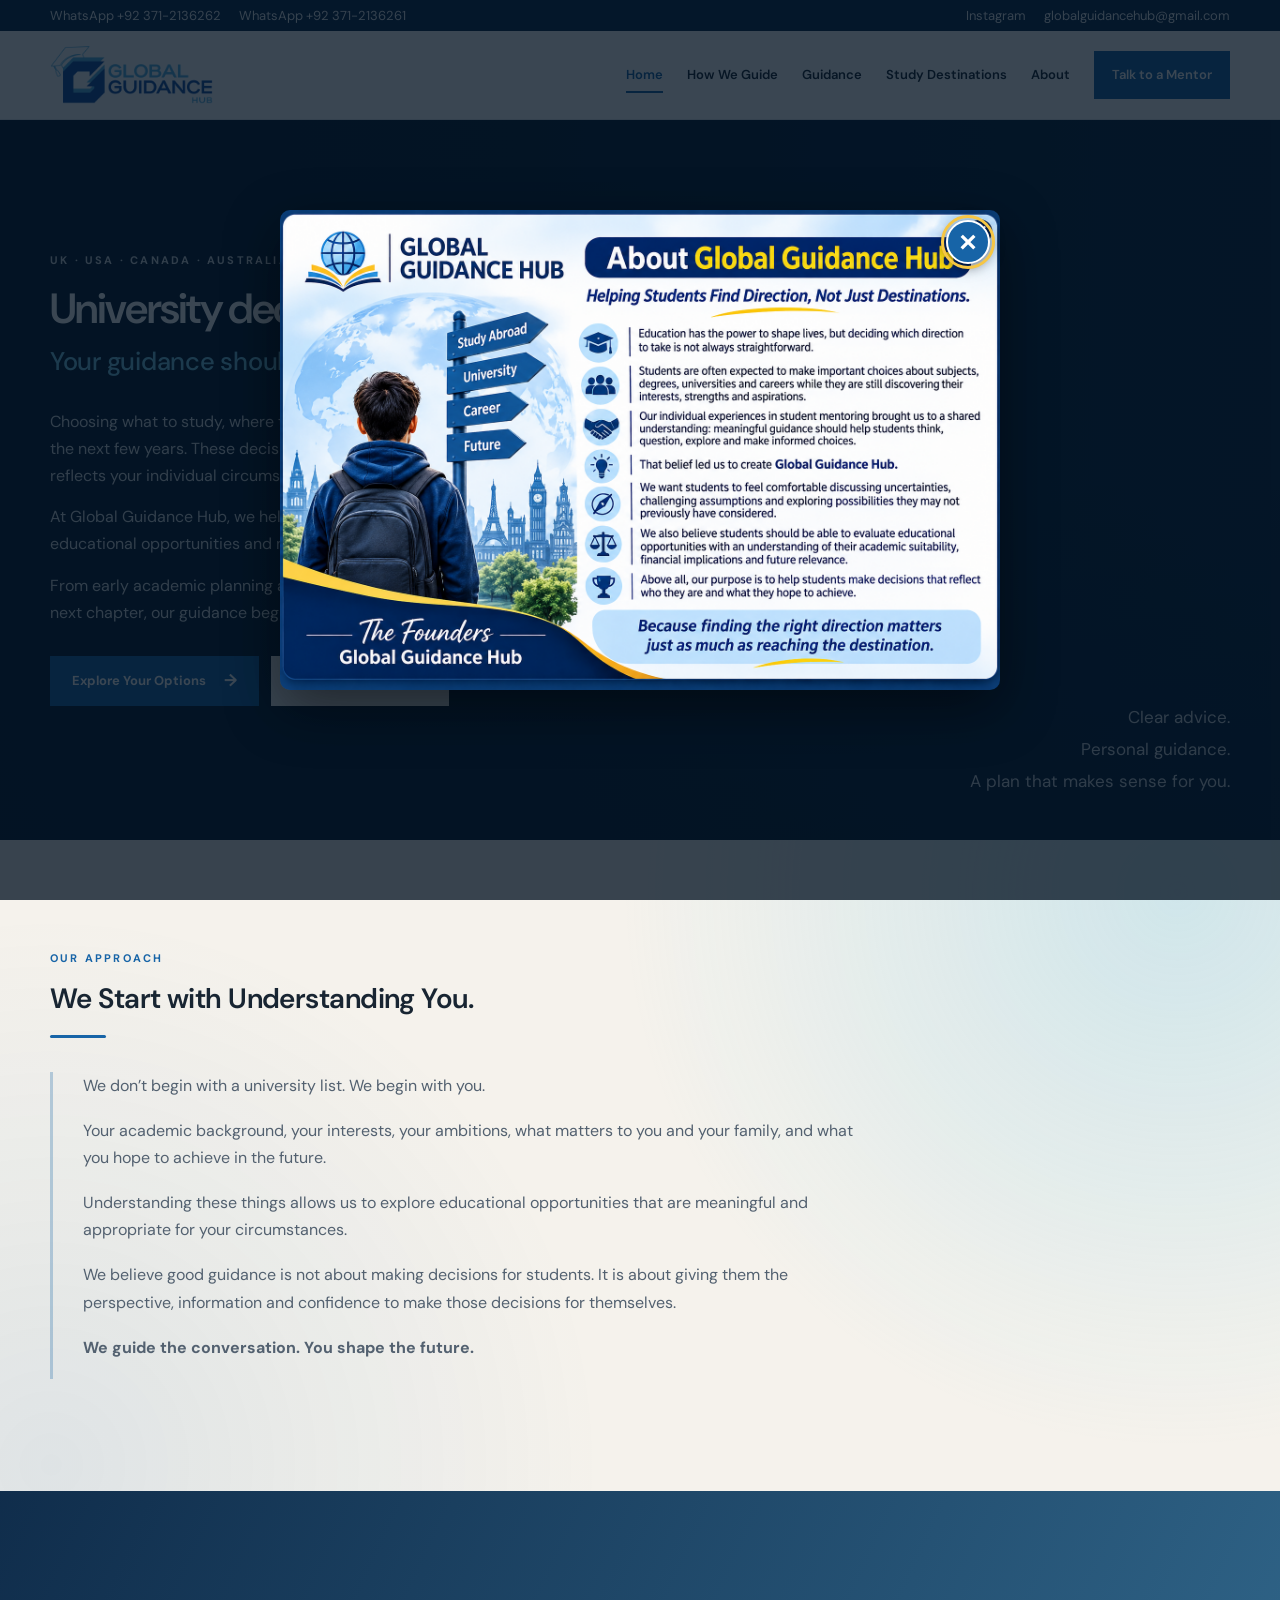
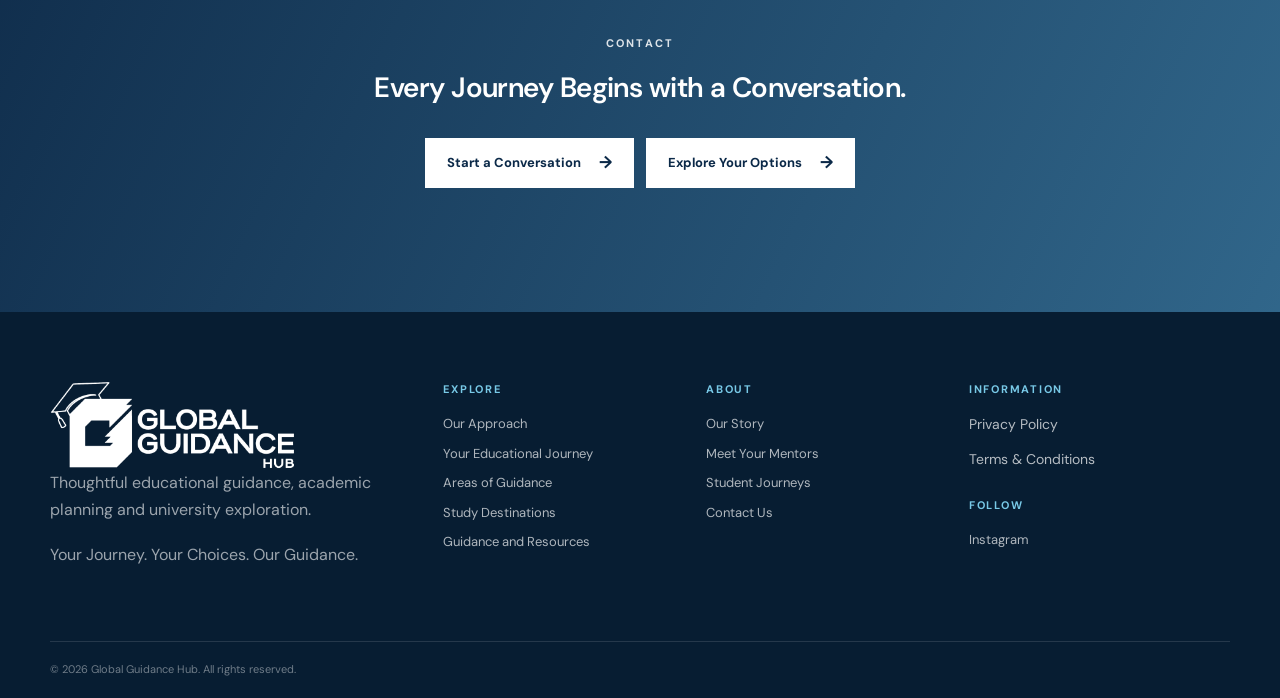
<file: index.html>
<!DOCTYPE html>
<html lang="en">
<head>
  <meta charset="UTF-8">
  <meta name="viewport" content="width=device-width, initial-scale=1.0">
  <meta name="description" content="Global Guidance Hub — thoughtful educational guidance, academic planning and university exploration.">
  <meta property="og:type" content="website">
  <meta property="og:title" content="Global Guidance Hub | University Decisions Are Personal">
  <meta property="og:description" content="Thoughtful educational guidance, academic planning and university exploration.">
  <meta property="og:url" content="https://mithanizulfikar.github.io/GlobalGuidance/index.html">
  <meta property="og:image" content="https://mithanizulfikar.github.io/GlobalGuidance/assets/global-guidance-hub-logo.png">
  <meta name="theme-color" content="#0b2948">
  <title>Global Guidance Hub | University Decisions Are Personal</title>
  <link rel="preconnect" href="https://fonts.googleapis.com">
  <link rel="preconnect" href="https://fonts.gstatic.com" crossorigin>
  <link href="https://fonts.googleapis.com/css2?family=DM+Sans:wght@400;500;600;700&display=swap" rel="stylesheet">
  <link rel="stylesheet" href="style.css">
  <style>
    /* ===== top bar + floating WhatsApp ===== */
    .quick-links{background:#0b2948;color:#fff;font-size:13px;line-height:1}
    .quick-links .container{display:flex;flex-wrap:wrap;justify-content:space-between;align-items:center;gap:6px 22px;padding-top:9px;padding-bottom:9px}
    .quick-links span{display:flex;flex-wrap:wrap;gap:6px 18px}
    .quick-links a{color:#fff;text-decoration:none;opacity:.9;white-space:nowrap}
    .quick-links a:hover{opacity:1;text-decoration:underline}
    .wa-float{position:fixed;left:24px;bottom:24px;z-index:60;display:inline-flex;align-items:center;gap:9px;padding:13px 20px;border-radius:999px;background:#25d366;color:#fff;font-size:14px;font-weight:700;text-decoration:none;box-shadow:0 12px 30px rgba(0,0,0,.25);transition:transform .2s}
    .wa-float:hover{transform:translateY(-3px)}
    .brand img{width:auto;height:58px}
    .section-head p,.section-head p:last-child{color:var(--muted)}
    .light-head p,.light-head p:last-child{color:rgba(255,255,255,.8)}
    .about-content{padding:90px 0}
    .final-cta p:last-of-type{margin-top:26px}
    .footer-text{display:block;margin-bottom:11px;color:rgba(255,255,255,.7);font-size:14px}

    /* ===== typography: one font, no italics, one body size, one-line headings ===== */
    :root{--dark:#071d32;--serif:var(--sans)}
    html{scroll-padding-top:100px}
    em{font-style:normal}
    h1,h2,h3{letter-spacing:-.02em}
    h2,.final-cta h2,.intro h2,#about h2,#stories h2{font-size:clamp(20px,2.2vw,28px);white-space:nowrap}
    h4{margin:0 0 10px;font-family:var(--sans);font-size:17px;font-weight:700;line-height:1.35;letter-spacing:0;color:var(--blue)}
    .destination-card h4,.light-head h4{color:var(--sky)}
    .light-head h4{margin-top:6px}
    main p:not(.eyebrow):not(.hero-lead):not(.form-message),main li,.footer-brand p{font-size:16px!important;line-height:1.7}
    .hero .hero-copy{max-width:1000px}
    .hero .hero-copy h1{font-size:clamp(26px,3.3vw,50px)!important;line-height:1.14!important;white-space:nowrap;margin-bottom:8px!important}
    .hero-lead{margin:0 0 24px;font-size:clamp(18px,2vw,28px);font-weight:500;letter-spacing:-.01em;color:var(--sky)}
    .hero .hero-copy .hero-text{margin-bottom:14px}
    .stage-card h3{font-size:22px;line-height:1.2}
    .process-main h3{font-size:clamp(24px,2.2vw,30px)}
    .destination-card h3{font-size:clamp(24px,2vw,30px)}
    .guide-card h3{font-size:19px}
    #about h2{white-space:normal;line-height:1.2;margin-bottom:22px}   /* half-width column: allowed to wrap */

    /* ===== layout ===== */
    .intro-grid{grid-template-columns:1fr;gap:34px}
    .intro-text{max-width:820px;padding-left:30px;border-left:3px solid rgba(23,100,167,.28)}
    .intro-text p+p{margin-top:14px}
    .intro-text .button{margin-top:8px}
    .section-head h2::after,.intro h2::after{content:"";display:block;width:56px;height:3px;border-radius:3px;background:var(--blue);margin-top:20px}
    .light-head h2::after{background:var(--sky)}
    #stories .section-head{max-width:none}
    .center{text-align:center}
    .center p{max-width:760px;margin:0 auto 14px;color:var(--muted)}
    .center .button{margin-top:14px}
    .stage-grid.flow{border:0;gap:18px}
    .stage-grid.flow .stage-card{min-height:0;border:1px solid var(--line)!important}
    #areas .stage-grid,#choosing .stage-grid{grid-template-columns:repeat(4,1fr)}
    #explore .stage-grid{grid-template-columns:repeat(6,1fr)}
    #explore .stage-card{grid-column:span 2}
    #explore .stage-card:nth-child(n+4){grid-column:span 3}
    #choosing .stage-card:last-child{grid-column:span 2}
    .stage-card h4{margin-top:-4px}
    .stage-card p{margin-bottom:10px}
    .process-main p+p{margin-top:8px}
    #how-we-guide .center,#applications .center{margin-top:44px}
    .fit-grid{margin-bottom:0}
    .fit-footer p+p{margin-top:8px}
    .fit-footer{gap:30px}
    .final-cta p{max-width:660px;margin:0 auto 22px;color:rgba(255,255,255,.85)}
    .final-cta .button{margin:4px 6px}
    .final-cta p a{color:inherit;text-decoration:underline}
    .guide-card{min-height:190px;transition:transform .25s ease,box-shadow .25s ease}
    .guide-card:hover{transform:translateY(-4px);box-shadow:0 18px 40px rgba(11,41,72,.12)}
    .guide-card p{margin-top:12px;color:var(--muted)}
    .destination-card.europe{grid-column:span 2}
    /* destination cards: same start line for every heading, clearer text on photos */
    .destination-card{align-items:stretch;padding:66px 31px 31px}
    .destination-card>div{display:flex;flex-direction:column;width:100%}
    .destination-card::before{background:linear-gradient(180deg,rgba(4,20,36,.84) 0%,rgba(4,20,36,.9) 100%)}
    .destination-card:hover::before{background:linear-gradient(180deg,rgba(4,20,36,.74),rgba(11,41,72,.88))}
    .destination-card h3,.destination-card h4,.destination-card p{text-shadow:0 1px 8px rgba(0,0,0,.45)}
    .destination-card h4{min-height:2.7em}
    .destination-card p{color:rgba(255,255,255,.93)}
    .destination-card a{margin-top:auto;padding-top:14px}
    .destination-card p{margin-bottom:8px}
    .footer-brand img{background:transparent;padding:0;filter:brightness(0) invert(1)}
    .profile-intro p+p{margin-top:12px}
    .stories-section .section-head p{display:inline-block;margin:6px 10px 6px 0;padding:10px 22px;border-radius:999px;background:#fff;border:1px solid var(--line);box-shadow:0 8px 24px rgba(11,41,72,.07);color:var(--ink)}
    .stories-section .section-head h2{margin-bottom:26px}
    @media(min-width:681px){#early-planning .fit-grid div:last-child{grid-column:span 2}}

    /* ===== destination photos ===== */
    .malaysia{background-image:url("assets/malaysia.jpg"),url("https://unsplash.com/photos/GcueZ9hmD6c/download?force=true&w=1100")}
    .australia{background-image:url("assets/australia.jpg"),url("https://unsplash.com/photos/3HuDT9sC29U/download?force=true&w=1100"),url("https://images.unsplash.com/photo-1506973035872-a4ec16b8e8d4?auto=format&fit=crop&w=1100&q=82")}

    /* ===== section backgrounds ===== */
    #approach{background:radial-gradient(circle at 92% 8%,rgba(120,201,231,.30),transparent 42%),radial-gradient(circle at 4% 96%,rgba(23,100,167,.10),transparent 40%),var(--cream)}
    #mentors{background:radial-gradient(circle at 94% 12%,rgba(120,201,231,.22),transparent 40%),linear-gradient(180deg,#fff,#f1f8fc)}
    #explore{background:radial-gradient(circle at 6% 0%,rgba(120,201,231,.20),transparent 38%),radial-gradient(rgba(23,100,167,.08) 1.3px,transparent 1.6px) 0 0/28px 28px,linear-gradient(180deg,#fff,#f3f9fd)}
    #how-we-guide,#applications{background:radial-gradient(circle at 95% 6%,rgba(120,201,231,.26),transparent 40%),repeating-linear-gradient(135deg,rgba(11,41,72,.03) 0 1px,transparent 1px 16px),var(--cream)}
    #areas{background:#fff}
    #choosing{background:linear-gradient(rgba(11,41,72,.045) 1px,transparent 1px) 0 0/48px 48px,linear-gradient(90deg,rgba(11,41,72,.045) 1px,transparent 1px) 0 0/48px 48px,radial-gradient(circle at 92% 0%,rgba(120,201,231,.22),transparent 42%),var(--cream)}
    #early-planning{background:radial-gradient(circle at 90% 0%,rgba(35,134,191,.14),transparent 40%),linear-gradient(180deg,#e8f3fa,#fff)}
    #guidance{background:radial-gradient(circle at 4% 0%,rgba(120,201,231,.20),transparent 38%),radial-gradient(rgba(23,100,167,.08) 1.3px,transparent 1.6px) 0 0/28px 28px,linear-gradient(180deg,#fff,#f3f9fd)}
    #stories{background:radial-gradient(circle at 50% 0%,rgba(120,201,231,.32),transparent 58%),linear-gradient(180deg,#eaf4fa,#fff)}

    /* ===== responsive ===== */
    @media(max-width:1080px){
      #areas .stage-grid,#choosing .stage-grid,#explore .stage-grid{grid-template-columns:repeat(2,1fr)}
      #explore .stage-card,#explore .stage-card:nth-child(n+4){grid-column:span 1}
      #explore .stage-card:last-child,#choosing .stage-card:last-child{grid-column:span 2}
      .destination-card.europe{grid-column:auto}
    }
    @media(max-width:800px){
      h2,.final-cta h2,.intro h2,#stories h2{white-space:normal;font-size:24px}
      .hero .hero-copy h1{white-space:normal;font-size:30px!important}
    }
    @media(max-width:680px){
      #areas .stage-grid,#choosing .stage-grid,#explore .stage-grid{grid-template-columns:1fr}
      #explore .stage-card:last-child,#choosing .stage-card:last-child{grid-column:span 1}
      .quick-links .container{justify-content:center}
      .wa-float{left:14px;bottom:16px;padding:12px 16px;font-size:13px}
    }

    /* ===== multi-page: inner-page banner, active menu item ===== */
    .page-hero{min-height:0}
    .page-hero .hero-inner{min-height:0;padding:64px 0}
    .page-hero .hero-copy h1{margin-bottom:0!important}
    .main-nav a[aria-current="page"]:not(.nav-button){color:var(--blue);box-shadow:inset 0 -2px 0 var(--blue)}
    .intro-text .button{margin:8px 8px 0 0}

    /* ===== compact About image welcome popup ===== */
    .welcome-pop{
      position:fixed!important;inset:0!important;z-index:99999!important;
      display:flex!important;align-items:center!important;justify-content:center!important;
      box-sizing:border-box!important;padding:24px!important;
      background:rgba(3,18,34,.78)!important;
      opacity:0;visibility:hidden;pointer-events:none;
      transition:opacity .25s ease,visibility .25s ease;
    }
    .welcome-pop.show{opacity:1!important;visibility:visible!important;pointer-events:auto!important}
    .welcome-card{
      position:relative!important;display:block!important;flex:0 1 auto!important;
      width:min(720px,88vw)!important;max-width:720px!important;
      max-height:76vh!important;margin:0!important;padding:0!important;
      overflow:visible!important;background:transparent!important;border:0!important;
      box-shadow:none!important;transform:translateY(10px)!important;
      transition:transform .25s ease!important;
    }
    .welcome-pop.show .welcome-card{transform:translateY(0)!important}
    .welcome-poster{
      display:block!important;width:100%!important;height:auto!important;
      max-width:100%!important;max-height:76vh!important;object-fit:contain!important;
      margin:0 auto!important;border:0!important;border-radius:10px!important;
      box-shadow:0 18px 55px rgba(0,0,0,.45)!important;
    }
    .welcome-pop .welcome-close{
      position:absolute!important;top:10px!important;right:10px!important;
      z-index:100000!important;display:flex!important;align-items:center!important;
      justify-content:center!important;width:44px!important;height:44px!important;
      min-width:44px!important;min-height:44px!important;padding:0!important;margin:0!important;
      border:2px solid #fff!important;border-radius:50%!important;
      background:#082b59!important;color:#fff!important;
      font-family:Arial,sans-serif!important;font-size:30px!important;
      font-weight:700!important;line-height:1!important;text-align:center!important;
      cursor:pointer!important;opacity:1!important;visibility:visible!important;
      box-shadow:0 3px 14px rgba(0,0,0,.55)!important;
    }
    .welcome-pop .welcome-close:hover,
    .welcome-pop .welcome-close:focus-visible{background:#1764a7!important;outline:3px solid #f6c644!important;outline-offset:2px!important}
    @media(max-width:680px){
      .welcome-pop{padding:18px 12px!important}
      .welcome-card{width:min(92vw,560px)!important;max-height:72vh!important}
      .welcome-poster{max-height:72vh!important}
      .welcome-pop .welcome-close{top:8px!important;right:8px!important;width:40px!important;height:40px!important;min-width:40px!important;min-height:40px!important;font-size:27px!important}
    }

    /* ===== dropdown menus; banner title replaces the first section's small label ===== */
    .nav-drop{position:relative;display:inline-flex}
    .drop-menu{position:absolute;top:100%;left:-14px;z-index:120;display:none;min-width:290px;padding:10px;background:#fff;border:1px solid var(--line);box-shadow:0 22px 50px rgba(11,41,72,.16)}
    .drop-menu a{display:block;padding:11px 14px;white-space:nowrap}
    .nav-drop:hover .drop-menu,.nav-drop:focus-within .drop-menu{display:block}
    .page-hero + section .eyebrow{display:none}
    @media(max-width:960px){.nav-drop{display:block}.drop-menu{position:static;display:block;min-width:0;padding:0 0 0 14px;border:0;box-shadow:none}.drop-menu a{padding:8px 0}}

    /* WhatsApp button appears after the visitor starts scrolling (so it never covers the hero buttons) */
    .wa-float{opacity:0;pointer-events:none;transition:opacity .3s,transform .2s}
    .wa-float.show{opacity:1;pointer-events:auto}

  </style>
</head>
<body>

<div class="quick-links"><div class="container">
  <span><a href="https://wa.me/923712136262" target="_blank" rel="noopener">WhatsApp +92 371-2136262</a><a href="https://wa.me/923712136261" target="_blank" rel="noopener">WhatsApp +92 371-2136261</a></span>
  <span><a href="https://www.instagram.com/global.guidance.hub/" target="_blank" rel="noopener">Instagram</a><a href="mailto:globalguidancehub@gmail.com">globalguidancehub@gmail.com</a></span>
</div></div>

<header class="site-header" id="top">
  <div class="container nav-wrap">
    <a class="brand" href="index.html" aria-label="Global Guidance Hub"><img src="assets/global-guidance-hub-logo.png" alt="Global Guidance Hub logo"></a>
    <button class="menu-toggle" type="button" aria-label="Open navigation" aria-expanded="false"><span></span><span></span><span></span></button>
    <nav class="main-nav" id="mainNav" aria-label="Main navigation">
      <a href="index.html" aria-current="page">Home</a>
      <div class="nav-drop"><a href="how-we-guide.html">How We Guide</a><div class="drop-menu"><a href="how-we-guide.html">How We Guide You</a><a href="journey.html">Where Are You in Your Journey?</a></div></div>
      <div class="nav-drop"><a href="areas.html">Guidance</a><div class="drop-menu"><a href="areas.html">Areas of Guidance</a><a href="universities.html">Choosing the Right University</a><a href="early-planning.html">Early Academic Planning</a><a href="applications.html">Applications and Admissions</a><a href="resources.html">Guidance and Resources</a></div></div>
      <a href="destinations.html">Study Destinations</a>
      <div class="nav-drop"><a href="about.html">About</a><div class="drop-menu"><a href="about.html">About Global Guidance Hub</a><a href="mentors.html">Introducing the Mentors</a><a href="stories.html">Student Journeys</a></div></div>
      <a class="nav-button" href="contact.html">Talk to a Mentor</a>
    </nav>
  </div>
</header>

<main>
  <section class="hero">
    <div class="hero-media" aria-hidden="true"></div>
    <div class="hero-shade" aria-hidden="true"></div>
    <div class="container hero-inner">
      <div class="hero-copy">
        <p class="eyebrow">UK · USA · Canada · Australia · UAE · Malaysia · Türkiye · Europe</p>
        <h1>University decisions are personal.</h1>
        <p class="hero-lead">Your guidance should be too.</p>
        <p class="hero-text">Choosing what to study, where to study and which direction to take can shape much more than the next few years. These decisions deserve careful thought, honest advice and guidance that reflects your individual circumstances.</p><p class="hero-text">At Global Guidance Hub, we help students and families explore academic interests, understand educational opportunities and make informed decisions about their future.</p><p class="hero-text">From early academic planning and university selection to applications and preparing for the next chapter, our guidance begins with understanding you.</p>
        <div class="hero-buttons">
          <a class="button button-primary" href="contact.html#profile">Explore Your Options <span>→</span></a>
          <a class="button button-white" href="contact.html#contact">Talk to a Mentor <span>→</span></a>
        </div>
      </div>
      <div class="hero-note"><span>Clear advice.</span><span>Personal guidance.</span><span>A plan that makes sense for you.</span></div>
    </div>
  </section>

  <section class="intro section" id="approach"><div class="container intro-grid">
      <div class="reveal"><p class="eyebrow eyebrow-blue">OUR APPROACH</p><h2>We Start with Understanding You.</h2></div>
      <div class="intro-text reveal"><p>We don’t begin with a university list. We begin with you.</p><p>Your academic background, your interests, your ambitions, what matters to you and your family, and what you hope to achieve in the future.</p><p>Understanding these things allows us to explore educational opportunities that are meaningful and appropriate for your circumstances.</p><p>We believe good guidance is not about making decisions for students. It is about giving them the perspective, information and confidence to make those decisions for themselves.</p><p><strong>We guide the conversation. You shape the future.</strong></p></div></div></section>

<section class="final-cta"><div class="container reveal"><p class="eyebrow eyebrow-light">CONTACT</p><h2>Every Journey Begins with a Conversation.</h2><a class="button button-white" href="https://wa.me/923712136262?text=Hello%20Global%20Guidance%20Hub%2C%20I%27d%20like%20to%20start%20a%20conversation." target="_blank" rel="noopener">Start a Conversation <span>→</span></a><a class="button button-white" href="contact.html#profile">Explore Your Options <span>→</span></a></div></section>
</main>

<footer class="footer">
  <div class="container footer-grid">
    <div class="footer-brand"><img src="assets/global-guidance-hub-logo.png" alt="Global Guidance Hub logo"><p>Thoughtful educational guidance, academic planning and university exploration.</p><p>Your Journey. Your Choices. Our Guidance.</p></div>
    <div><h4>Explore</h4><a href="#approach">Our Approach</a><a href="journey.html#explore">Your Educational Journey</a><a href="areas.html#areas">Areas of Guidance</a><a href="destinations.html#destinations">Study Destinations</a><a href="resources.html#guidance">Guidance and Resources</a></div>
    <div><h4>About</h4><a href="about.html#about">Our Story</a><a href="mentors.html#mentors">Meet Your Mentors</a><a href="stories.html#stories">Student Journeys</a><a href="contact.html#contact">Contact Us</a></div>
    <div><h4>Information</h4><span class="footer-text">Privacy Policy</span><span class="footer-text">Terms &amp; Conditions</span>
      <h4 class="follow-title">Follow</h4><div class="socials"><a href="https://www.instagram.com/global.guidance.hub/" target="_blank" rel="noopener">Instagram</a></div></div>
  </div>
  <div class="container footer-bottom"><span>© <span id="year">2026</span> Global Guidance Hub. All rights reserved.</span></div>
</footer>

<a class="wa-float" href="https://wa.me/923712136262?text=Hello%20Global%20Guidance%20Hub%2C%20I%20would%20like%20to%20talk%20to%20a%20mentor%20about%20studying%20abroad." target="_blank" rel="noopener" aria-label="Chat with us on WhatsApp"><svg viewBox="0 0 24 24" width="22" height="22" aria-hidden="true"><path fill="#fff" d="M12 2a10 10 0 0 0-8.6 15.1L2 22l5-1.3A10 10 0 1 0 12 2z"/></svg><span>Chat on WhatsApp</span></a>
<button class="back-top" id="backTop" aria-label="Back to top">↑</button>
<div class="welcome-pop" id="welcomePop" role="dialog" aria-modal="true" aria-label="About Global Guidance Hub welcome message">
  <div class="welcome-card">
    <button class="welcome-close" id="popClose" type="button" aria-label="Close welcome image" title="Close">×</button>
    <img class="welcome-poster" src="assets/Guidance_Beyond_Destinations.png" alt="About Global Guidance Hub: Helping Students Find Direction, Not Just Destinations. The founders explain the organisation's approach to thoughtful educational guidance and informed student choices.">
  </div>
</div>
<script>
(function () {
  var pop = document.getElementById('welcomePop');
  var closeButton = document.getElementById('popClose');
  if (!pop || !closeButton) return;

  function closePopup() {
    pop.classList.remove('show');
    document.body.style.overflow = '';
  }

  function openPopup() {
    pop.classList.add('show');
    document.body.style.overflow = 'hidden';
    closeButton.focus();
  }

  closeButton.addEventListener('click', closePopup);
  pop.addEventListener('click', function (event) {
    if (event.target === pop) closePopup();
  });
  document.addEventListener('keydown', function (event) {
    if (event.key === 'Escape' && pop.classList.contains('show')) closePopup();
  });

  // Show the About image whenever the homepage is opened or refreshed.
  if (document.readyState === 'loading') {
    document.addEventListener('DOMContentLoaded', function () { setTimeout(openPopup, 350); }, { once: true });
  } else {
    setTimeout(openPopup, 350);
  }
})();
</script>

<script src="script.js"></script>

<script>
/* ---------- Anchor links: always land on the very top of the section (below the sticky header) ---------- */
(function () {
  var hdr = document.querySelector('.site-header');
  function go(id, smooth) {
    var el = document.getElementById(id); if (!el) return;
    var y = el.getBoundingClientRect().top + window.pageYOffset - (hdr ? hdr.offsetHeight : 0) - 4;
    window.scrollTo({ top: Math.max(0, y), behavior: smooth ? 'smooth' : 'instant' });
  }
  function settle(id, tries) {
    var last = -1, still = 0;
    (function tick() {
      var y = window.pageYOffset;
      if (y === last) still++; else { still = 0; last = y; }
      if (still < 8) { requestAnimationFrame(tick); return; }
      var el = document.getElementById(id); if (!el || tries < 1) return;
      var d = el.getBoundingClientRect().top - ((hdr ? hdr.offsetHeight : 0) + 4);
      if (Math.abs(d) > 2) { go(id, false); settle(id, tries - 1); }
    })();
  }
  document.addEventListener('click', function (e) {
    var a = e.target.closest ? e.target.closest('a[href^="#"]') : null;
    if (!a) return;
    var id = a.getAttribute('href').slice(1);
    if (!id || !document.getElementById(id)) return;
    e.preventDefault(); go(id, true);
    settle(id, 4);   // keep correcting until the page has stopped moving
  });
  // Always open at the top of the page, unless the link itself points to a section (e.g. /#about)
  if ('scrollRestoration' in history) history.scrollRestoration = 'manual';
  window.addEventListener('load', function () {
    var id = location.hash.slice(1);
    if (id && document.getElementById(id)) setTimeout(function () { go(id, false); }, 250);
    else window.scrollTo(0, 0);
  });
})();
</script>
<script>(function(){var w=document.querySelector(".wa-float");function f(){w.classList.toggle("show",window.pageYOffset>350)}addEventListener("scroll",f,{passive:true});f();})();</script>
</body>
</html>
</file>
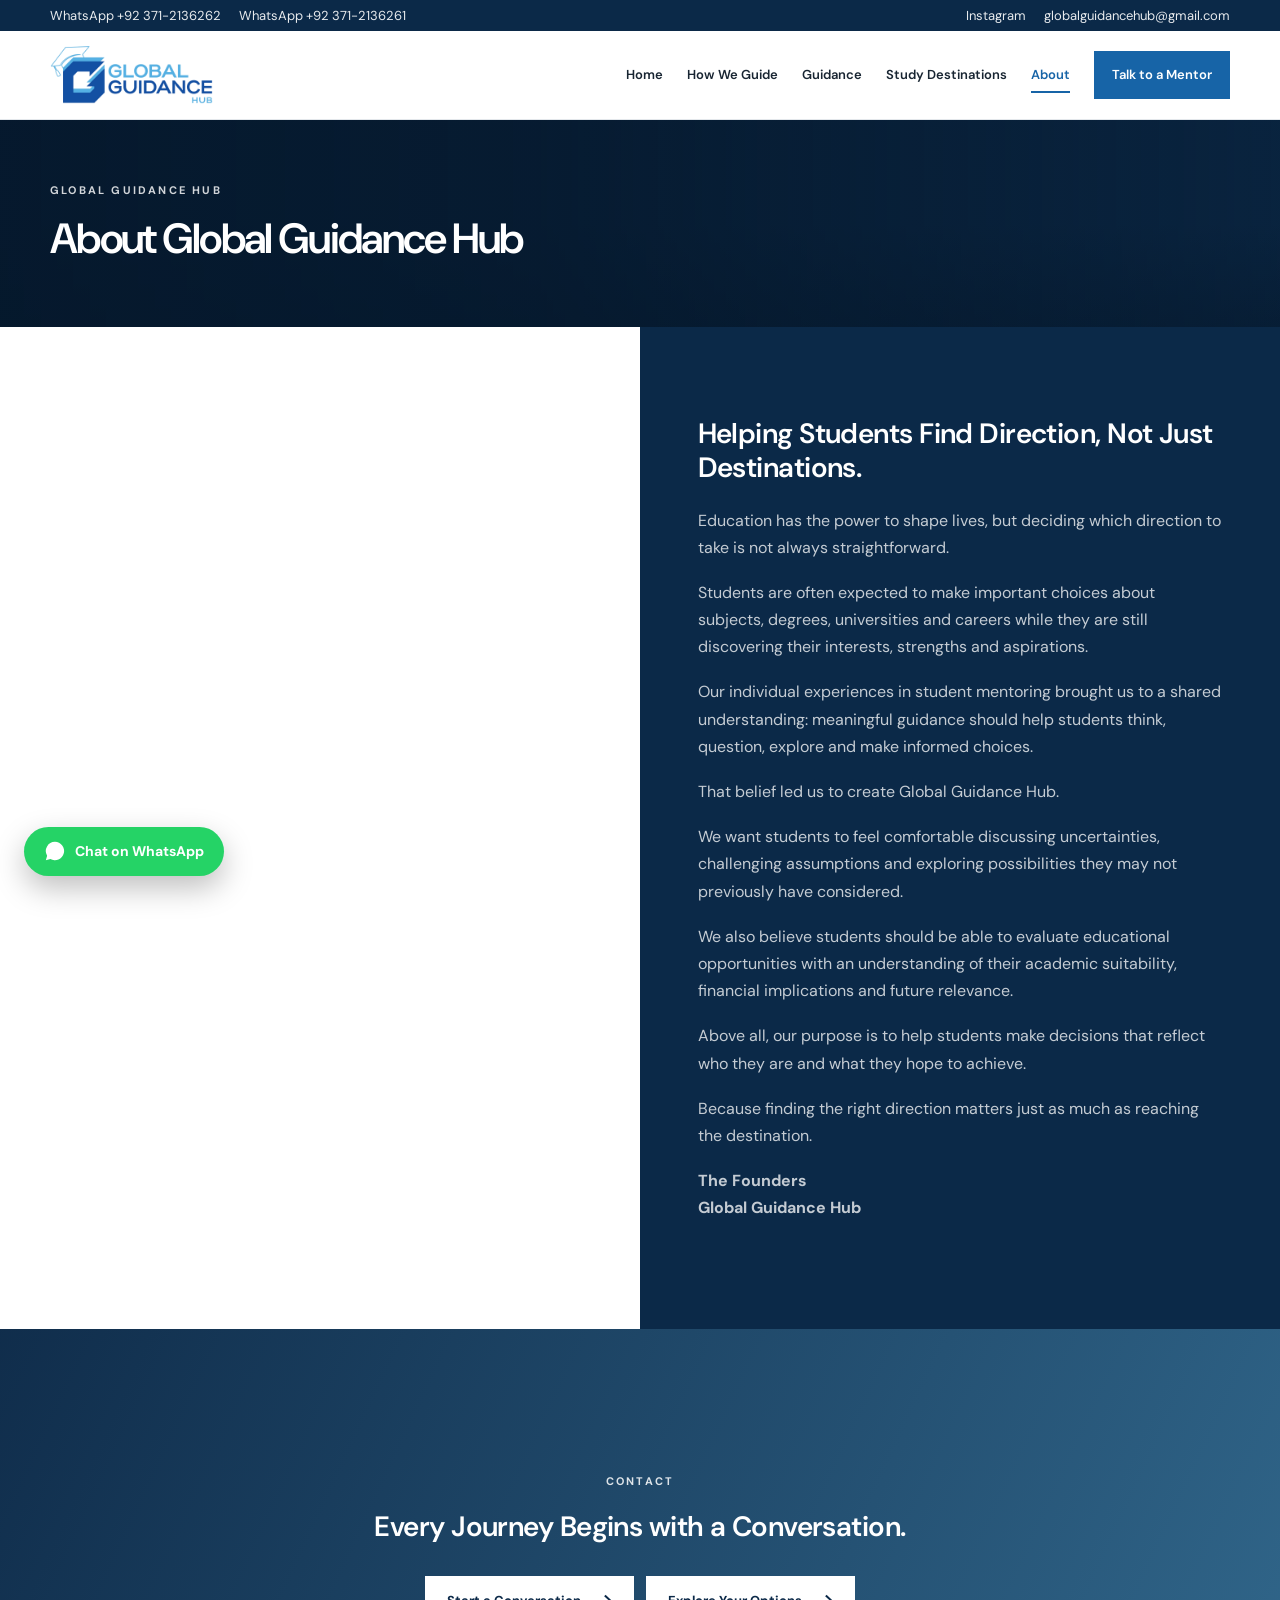
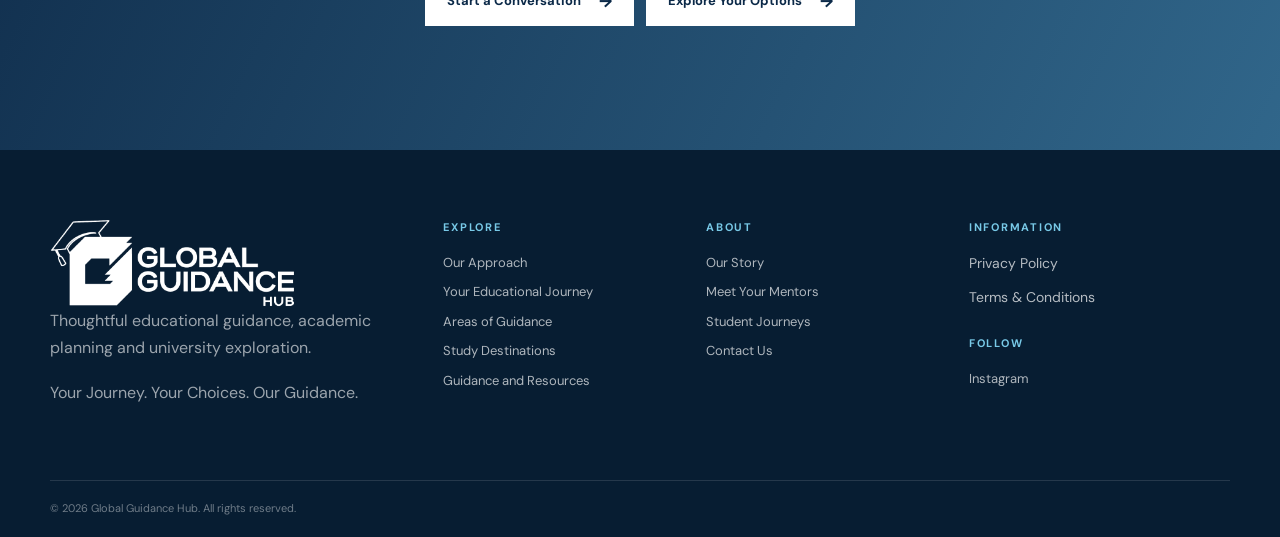
<file: about.html>
<!DOCTYPE html>
<html lang="en">
<head>
  <meta charset="UTF-8">
  <meta name="viewport" content="width=device-width, initial-scale=1.0">
  <meta name="description" content="Global Guidance Hub — thoughtful educational guidance, academic planning and university exploration.">
  <meta property="og:type" content="website">
  <meta property="og:title" content="About Global Guidance Hub">
  <meta property="og:description" content="Thoughtful educational guidance, academic planning and university exploration.">
  <meta property="og:url" content="https://mithanizulfikar.github.io/GlobalGuidance/about.html">
  <meta property="og:image" content="https://mithanizulfikar.github.io/GlobalGuidance/assets/global-guidance-hub-logo.png">
  <meta name="theme-color" content="#0b2948">
  <title>About Global Guidance Hub</title>
  <link rel="preconnect" href="https://fonts.googleapis.com">
  <link rel="preconnect" href="https://fonts.gstatic.com" crossorigin>
  <link href="https://fonts.googleapis.com/css2?family=DM+Sans:wght@400;500;600;700&display=swap" rel="stylesheet">
  <link rel="stylesheet" href="style.css">
  <style>
    /* ===== top bar + floating WhatsApp ===== */
    .quick-links{background:#0b2948;color:#fff;font-size:13px;line-height:1}
    .quick-links .container{display:flex;flex-wrap:wrap;justify-content:space-between;align-items:center;gap:6px 22px;padding-top:9px;padding-bottom:9px}
    .quick-links span{display:flex;flex-wrap:wrap;gap:6px 18px}
    .quick-links a{color:#fff;text-decoration:none;opacity:.9;white-space:nowrap}
    .quick-links a:hover{opacity:1;text-decoration:underline}
    .wa-float{position:fixed;left:24px;bottom:24px;z-index:60;display:inline-flex;align-items:center;gap:9px;padding:13px 20px;border-radius:999px;background:#25d366;color:#fff;font-size:14px;font-weight:700;text-decoration:none;box-shadow:0 12px 30px rgba(0,0,0,.25);transition:transform .2s}
    .wa-float:hover{transform:translateY(-3px)}
    .brand img{width:auto;height:58px}
    .section-head p,.section-head p:last-child{color:var(--muted)}
    .light-head p,.light-head p:last-child{color:rgba(255,255,255,.8)}
    .about-content{padding:90px 0}
    .final-cta p:last-of-type{margin-top:26px}
    .footer-text{display:block;margin-bottom:11px;color:rgba(255,255,255,.7);font-size:14px}

    /* ===== typography: one font, no italics, one body size, one-line headings ===== */
    :root{--dark:#071d32;--serif:var(--sans)}
    html{scroll-padding-top:100px}
    em{font-style:normal}
    h1,h2,h3{letter-spacing:-.02em}
    h2,.final-cta h2,.intro h2,#about h2,#stories h2{font-size:clamp(20px,2.2vw,28px);white-space:nowrap}
    h4{margin:0 0 10px;font-family:var(--sans);font-size:17px;font-weight:700;line-height:1.35;letter-spacing:0;color:var(--blue)}
    .destination-card h4,.light-head h4{color:var(--sky)}
    .light-head h4{margin-top:6px}
    main p:not(.eyebrow):not(.hero-lead):not(.form-message),main li,.footer-brand p{font-size:16px!important;line-height:1.7}
    .hero .hero-copy{max-width:1000px}
    .hero .hero-copy h1{font-size:clamp(26px,3.3vw,50px)!important;line-height:1.14!important;white-space:nowrap;margin-bottom:8px!important}
    .hero-lead{margin:0 0 24px;font-size:clamp(18px,2vw,28px);font-weight:500;letter-spacing:-.01em;color:var(--sky)}
    .hero .hero-copy .hero-text{margin-bottom:14px}
    .stage-card h3{font-size:22px;line-height:1.2}
    .process-main h3{font-size:clamp(24px,2.2vw,30px)}
    .destination-card h3{font-size:clamp(24px,2vw,30px)}
    .guide-card h3{font-size:19px}
    #about h2{white-space:normal;line-height:1.2;margin-bottom:22px}   /* half-width column: allowed to wrap */

    /* ===== layout ===== */
    .intro-grid{grid-template-columns:1fr;gap:34px}
    .intro-text{max-width:820px;padding-left:30px;border-left:3px solid rgba(23,100,167,.28)}
    .intro-text p+p{margin-top:14px}
    .intro-text .button{margin-top:8px}
    .section-head h2::after,.intro h2::after{content:"";display:block;width:56px;height:3px;border-radius:3px;background:var(--blue);margin-top:20px}
    .light-head h2::after{background:var(--sky)}
    #stories .section-head{max-width:none}
    .center{text-align:center}
    .center p{max-width:760px;margin:0 auto 14px;color:var(--muted)}
    .center .button{margin-top:14px}
    .stage-grid.flow{border:0;gap:18px}
    .stage-grid.flow .stage-card{min-height:0;border:1px solid var(--line)!important}
    #areas .stage-grid,#choosing .stage-grid{grid-template-columns:repeat(4,1fr)}
    #explore .stage-grid{grid-template-columns:repeat(6,1fr)}
    #explore .stage-card{grid-column:span 2}
    #explore .stage-card:nth-child(n+4){grid-column:span 3}
    #choosing .stage-card:last-child{grid-column:span 2}
    .stage-card h4{margin-top:-4px}
    .stage-card p{margin-bottom:10px}
    .process-main p+p{margin-top:8px}
    #how-we-guide .center,#applications .center{margin-top:44px}
    .fit-grid{margin-bottom:0}
    .fit-footer p+p{margin-top:8px}
    .fit-footer{gap:30px}
    .final-cta p{max-width:660px;margin:0 auto 22px;color:rgba(255,255,255,.85)}
    .final-cta .button{margin:4px 6px}
    .final-cta p a{color:inherit;text-decoration:underline}
    .guide-card{min-height:190px;transition:transform .25s ease,box-shadow .25s ease}
    .guide-card:hover{transform:translateY(-4px);box-shadow:0 18px 40px rgba(11,41,72,.12)}
    .guide-card p{margin-top:12px;color:var(--muted)}
    .destination-card.europe{grid-column:span 2}
    /* destination cards: same start line for every heading, clearer text on photos */
    .destination-card{align-items:stretch;padding:66px 31px 31px}
    .destination-card>div{display:flex;flex-direction:column;width:100%}
    .destination-card::before{background:linear-gradient(180deg,rgba(4,20,36,.84) 0%,rgba(4,20,36,.9) 100%)}
    .destination-card:hover::before{background:linear-gradient(180deg,rgba(4,20,36,.74),rgba(11,41,72,.88))}
    .destination-card h3,.destination-card h4,.destination-card p{text-shadow:0 1px 8px rgba(0,0,0,.45)}
    .destination-card h4{min-height:2.7em}
    .destination-card p{color:rgba(255,255,255,.93)}
    .destination-card a{margin-top:auto;padding-top:14px}
    .destination-card p{margin-bottom:8px}
    .footer-brand img{background:transparent;padding:0;filter:brightness(0) invert(1)}
    .profile-intro p+p{margin-top:12px}
    .stories-section .section-head p{display:inline-block;margin:6px 10px 6px 0;padding:10px 22px;border-radius:999px;background:#fff;border:1px solid var(--line);box-shadow:0 8px 24px rgba(11,41,72,.07);color:var(--ink)}
    .stories-section .section-head h2{margin-bottom:26px}
    @media(min-width:681px){#early-planning .fit-grid div:last-child{grid-column:span 2}}

    /* ===== destination photos ===== */
    .malaysia{background-image:url("assets/malaysia.jpg"),url("https://unsplash.com/photos/GcueZ9hmD6c/download?force=true&w=1100")}
    .australia{background-image:url("assets/australia.jpg"),url("https://unsplash.com/photos/3HuDT9sC29U/download?force=true&w=1100"),url("https://images.unsplash.com/photo-1506973035872-a4ec16b8e8d4?auto=format&fit=crop&w=1100&q=82")}

    /* ===== section backgrounds ===== */
    #approach{background:radial-gradient(circle at 92% 8%,rgba(120,201,231,.30),transparent 42%),radial-gradient(circle at 4% 96%,rgba(23,100,167,.10),transparent 40%),var(--cream)}
    #mentors{background:radial-gradient(circle at 94% 12%,rgba(120,201,231,.22),transparent 40%),linear-gradient(180deg,#fff,#f1f8fc)}
    #explore{background:radial-gradient(circle at 6% 0%,rgba(120,201,231,.20),transparent 38%),radial-gradient(rgba(23,100,167,.08) 1.3px,transparent 1.6px) 0 0/28px 28px,linear-gradient(180deg,#fff,#f3f9fd)}
    #how-we-guide,#applications{background:radial-gradient(circle at 95% 6%,rgba(120,201,231,.26),transparent 40%),repeating-linear-gradient(135deg,rgba(11,41,72,.03) 0 1px,transparent 1px 16px),var(--cream)}
    #areas{background:#fff}
    #choosing{background:linear-gradient(rgba(11,41,72,.045) 1px,transparent 1px) 0 0/48px 48px,linear-gradient(90deg,rgba(11,41,72,.045) 1px,transparent 1px) 0 0/48px 48px,radial-gradient(circle at 92% 0%,rgba(120,201,231,.22),transparent 42%),var(--cream)}
    #early-planning{background:radial-gradient(circle at 90% 0%,rgba(35,134,191,.14),transparent 40%),linear-gradient(180deg,#e8f3fa,#fff)}
    #guidance{background:radial-gradient(circle at 4% 0%,rgba(120,201,231,.20),transparent 38%),radial-gradient(rgba(23,100,167,.08) 1.3px,transparent 1.6px) 0 0/28px 28px,linear-gradient(180deg,#fff,#f3f9fd)}
    #stories{background:radial-gradient(circle at 50% 0%,rgba(120,201,231,.32),transparent 58%),linear-gradient(180deg,#eaf4fa,#fff)}

    /* ===== responsive ===== */
    @media(max-width:1080px){
      #areas .stage-grid,#choosing .stage-grid,#explore .stage-grid{grid-template-columns:repeat(2,1fr)}
      #explore .stage-card,#explore .stage-card:nth-child(n+4){grid-column:span 1}
      #explore .stage-card:last-child,#choosing .stage-card:last-child{grid-column:span 2}
      .destination-card.europe{grid-column:auto}
    }
    @media(max-width:800px){
      h2,.final-cta h2,.intro h2,#stories h2{white-space:normal;font-size:24px}
      .hero .hero-copy h1{white-space:normal;font-size:30px!important}
    }
    @media(max-width:680px){
      #areas .stage-grid,#choosing .stage-grid,#explore .stage-grid{grid-template-columns:1fr}
      #explore .stage-card:last-child,#choosing .stage-card:last-child{grid-column:span 1}
      .quick-links .container{justify-content:center}
      .wa-float{left:14px;bottom:16px;padding:12px 16px;font-size:13px}
    }

    /* ===== multi-page: inner-page banner, active menu item ===== */
    .page-hero{min-height:0}
    .page-hero .hero-inner{min-height:0;padding:64px 0}
    .page-hero .hero-copy h1{margin-bottom:0!important}
    .main-nav a[aria-current="page"]:not(.nav-button){color:var(--blue);box-shadow:inset 0 -2px 0 var(--blue)}
    .intro-text .button{margin:8px 8px 0 0}

    /* ===== welcome popup (home page) ===== */
    .welcome-pop{position:fixed;inset:0;z-index:500;display:flex;align-items:center;justify-content:center;padding:20px;background:rgba(4,20,36,.74);opacity:0;visibility:hidden;transition:opacity .35s,visibility .35s}
    .welcome-pop.show{opacity:1;visibility:visible}
    .welcome-card{position:relative;display:grid;grid-template-columns:1fr 1fr;width:min(860px,100%);max-height:92vh;overflow:auto;background:#fff;box-shadow:0 40px 100px rgba(0,0,0,.45);transform:translateY(24px) scale(.98);transition:transform .4s}
    .welcome-pop.show .welcome-card{transform:none}
    .welcome-img{min-height:430px;background:linear-gradient(rgba(7,29,50,.2),rgba(7,29,50,.55)),url("https://images.unsplash.com/photo-1564981797816-1043664bf78d?auto=format&fit=crop&w=1100&q=85") center/cover}
    .welcome-text{display:flex;flex-direction:column;justify-content:center;padding:46px 40px}
    .welcome-card h2{white-space:normal;font-size:clamp(26px,3vw,34px);line-height:1.15;margin-bottom:8px}
    .welcome-lead{margin-bottom:14px;font-size:20px;font-weight:600;color:var(--blue)}
    .welcome-text p{font-size:16px;line-height:1.7;color:var(--muted)}
    .welcome-text .welcome-lead{color:var(--blue)}
    .welcome-actions{display:flex;flex-wrap:wrap;gap:10px;margin-top:22px}
    .welcome-close{position:absolute;top:10px;right:12px;z-index:3;width:38px;height:38px;border:0;border-radius:50%;background:rgba(255,255,255,.95);font-size:24px;line-height:1;cursor:pointer;box-shadow:0 4px 14px rgba(0,0,0,.2)}
    @media(max-width:680px){.welcome-card{grid-template-columns:1fr}.welcome-img{min-height:170px}.welcome-text{padding:28px 24px}}

    /* ===== dropdown menus; banner title replaces the first section's small label ===== */
    .nav-drop{position:relative;display:inline-flex}
    .drop-menu{position:absolute;top:100%;left:-14px;z-index:120;display:none;min-width:290px;padding:10px;background:#fff;border:1px solid var(--line);box-shadow:0 22px 50px rgba(11,41,72,.16)}
    .drop-menu a{display:block;padding:11px 14px;white-space:nowrap}
    .nav-drop:hover .drop-menu,.nav-drop:focus-within .drop-menu{display:block}
    .page-hero + section .eyebrow{display:none}
    @media(max-width:960px){.nav-drop{display:block}.drop-menu{position:static;display:block;min-width:0;padding:0 0 0 14px;border:0;box-shadow:none}.drop-menu a{padding:8px 0}}

  </style>
</head>
<body>

<div class="quick-links"><div class="container">
  <span><a href="https://wa.me/923712136262" target="_blank" rel="noopener">WhatsApp +92 371-2136262</a><a href="https://wa.me/923712136261" target="_blank" rel="noopener">WhatsApp +92 371-2136261</a></span>
  <span><a href="https://www.instagram.com/global.guidance.hub/" target="_blank" rel="noopener">Instagram</a><a href="mailto:globalguidancehub@gmail.com">globalguidancehub@gmail.com</a></span>
</div></div>

<header class="site-header" id="top">
  <div class="container nav-wrap">
    <a class="brand" href="index.html" aria-label="Global Guidance Hub"><img src="assets/global-guidance-hub-logo.png" alt="Global Guidance Hub logo"></a>
    <button class="menu-toggle" type="button" aria-label="Open navigation" aria-expanded="false"><span></span><span></span><span></span></button>
    <nav class="main-nav" id="mainNav" aria-label="Main navigation">
      <a href="index.html">Home</a>
      <a href="how-we-guide.html">How We Guide</a>
      <div class="nav-drop"><a href="areas.html">Guidance</a><div class="drop-menu"><a href="areas.html">Areas of Guidance</a><a href="universities.html">Choosing the Right University</a><a href="early-planning.html">Early Academic Planning</a><a href="applications.html">Applications and Admissions</a><a href="resources.html">Guidance and Resources</a></div></div>
      <a href="destinations.html">Study Destinations</a>
      <div class="nav-drop"><a href="about.html" aria-current="page">About</a><div class="drop-menu"><a href="about.html" aria-current="page">About Global Guidance Hub</a><a href="mentors.html">Introducing the Mentors</a><a href="stories.html">Student Journeys</a></div></div>
      <a class="nav-button" href="contact.html">Talk to a Mentor</a>
    </nav>
  </div>
</header>

<main>
<section class="hero page-hero"><div class="hero-media" aria-hidden="true"></div><div class="hero-shade" aria-hidden="true"></div><div class="container hero-inner"><div class="hero-copy"><p class="eyebrow">GLOBAL GUIDANCE HUB</p><h1>About Global Guidance Hub</h1></div></div></section>

  <section class="about-section" id="about">
    <div class="about-image"></div>
    <div class="about-content"><div class="content-inner reveal">
      <p class="eyebrow eyebrow-light">ABOUT GLOBAL GUIDANCE HUB</p>
      <h2>Helping Students Find Direction, Not Just Destinations.</h2><p>Education has the power to shape lives, but deciding which direction to take is not always straightforward.</p><p>Students are often expected to make important choices about subjects, degrees, universities and careers while they are still discovering their interests, strengths and aspirations.</p><p>Our individual experiences in student mentoring brought us to a shared understanding: meaningful guidance should help students think, question, explore and make informed choices.</p><p>That belief led us to create Global Guidance Hub.</p><p>We want students to feel comfortable discussing uncertainties, challenging assumptions and exploring possibilities they may not previously have considered.</p><p>We also believe students should be able to evaluate educational opportunities with an understanding of their academic suitability, financial implications and future relevance.</p><p>Above all, our purpose is to help students make decisions that reflect who they are and what they hope to achieve.</p><p>Because finding the right direction matters just as much as reaching the destination.</p>
      <p><strong>The Founders</strong><br><strong>Global Guidance Hub</strong></p>
    </div></div>
  </section>

<section class="final-cta"><div class="container reveal"><p class="eyebrow eyebrow-light">CONTACT</p><h2>Every Journey Begins with a Conversation.</h2><a class="button button-white" href="https://wa.me/923712136262?text=Hello%20Global%20Guidance%20Hub%2C%20I%27d%20like%20to%20start%20a%20conversation." target="_blank" rel="noopener">Start a Conversation <span>→</span></a><a class="button button-white" href="contact.html#profile">Explore Your Options <span>→</span></a></div></section>
</main>

<footer class="footer">
  <div class="container footer-grid">
    <div class="footer-brand"><img src="assets/global-guidance-hub-logo.png" alt="Global Guidance Hub logo"><p>Thoughtful educational guidance, academic planning and university exploration.</p><p>Your Journey. Your Choices. Our Guidance.</p></div>
    <div><h4>Explore</h4><a href="index.html#approach">Our Approach</a><a href="index.html#explore">Your Educational Journey</a><a href="areas.html#areas">Areas of Guidance</a><a href="destinations.html#destinations">Study Destinations</a><a href="resources.html#guidance">Guidance and Resources</a></div>
    <div><h4>About</h4><a href="#about">Our Story</a><a href="mentors.html#mentors">Meet Your Mentors</a><a href="stories.html#stories">Student Journeys</a><a href="contact.html#contact">Contact Us</a></div>
    <div><h4>Information</h4><span class="footer-text">Privacy Policy</span><span class="footer-text">Terms &amp; Conditions</span>
      <h4 class="follow-title">Follow</h4><div class="socials"><a href="https://www.instagram.com/global.guidance.hub/" target="_blank" rel="noopener">Instagram</a></div></div>
  </div>
  <div class="container footer-bottom"><span>© <span id="year">2026</span> Global Guidance Hub. All rights reserved.</span></div>
</footer>

<a class="wa-float" href="https://wa.me/923712136262?text=Hello%20Global%20Guidance%20Hub%2C%20I%20would%20like%20to%20talk%20to%20a%20mentor%20about%20studying%20abroad." target="_blank" rel="noopener" aria-label="Chat with us on WhatsApp"><svg viewBox="0 0 24 24" width="22" height="22" aria-hidden="true"><path fill="#fff" d="M12 2a10 10 0 0 0-8.6 15.1L2 22l5-1.3A10 10 0 1 0 12 2z"/></svg><span>Chat on WhatsApp</span></a>
<button class="back-top" id="backTop" aria-label="Back to top">↑</button>

<script src="script.js"></script>

<script>
/* ---------- Anchor links: always land on the very top of the section (below the sticky header) ---------- */
(function () {
  var hdr = document.querySelector('.site-header');
  function go(id, smooth) {
    var el = document.getElementById(id); if (!el) return;
    var y = el.getBoundingClientRect().top + window.pageYOffset - (hdr ? hdr.offsetHeight : 0) - 4;
    window.scrollTo({ top: Math.max(0, y), behavior: smooth ? 'smooth' : 'instant' });
  }
  function settle(id, tries) {
    var last = -1, still = 0;
    (function tick() {
      var y = window.pageYOffset;
      if (y === last) still++; else { still = 0; last = y; }
      if (still < 8) { requestAnimationFrame(tick); return; }
      var el = document.getElementById(id); if (!el || tries < 1) return;
      var d = el.getBoundingClientRect().top - ((hdr ? hdr.offsetHeight : 0) + 4);
      if (Math.abs(d) > 2) { go(id, false); settle(id, tries - 1); }
    })();
  }
  document.addEventListener('click', function (e) {
    var a = e.target.closest ? e.target.closest('a[href^="#"]') : null;
    if (!a) return;
    var id = a.getAttribute('href').slice(1);
    if (!id || !document.getElementById(id)) return;
    e.preventDefault(); go(id, true);
    settle(id, 4);   // keep correcting until the page has stopped moving
  });
  // Always open at the top of the page, unless the link itself points to a section (e.g. /#about)
  if ('scrollRestoration' in history) history.scrollRestoration = 'manual';
  window.addEventListener('load', function () {
    var id = location.hash.slice(1);
    if (id && document.getElementById(id)) setTimeout(function () { go(id, false); }, 250);
    else window.scrollTo(0, 0);
  });
})();
</script>
</body>
</html>
</file>
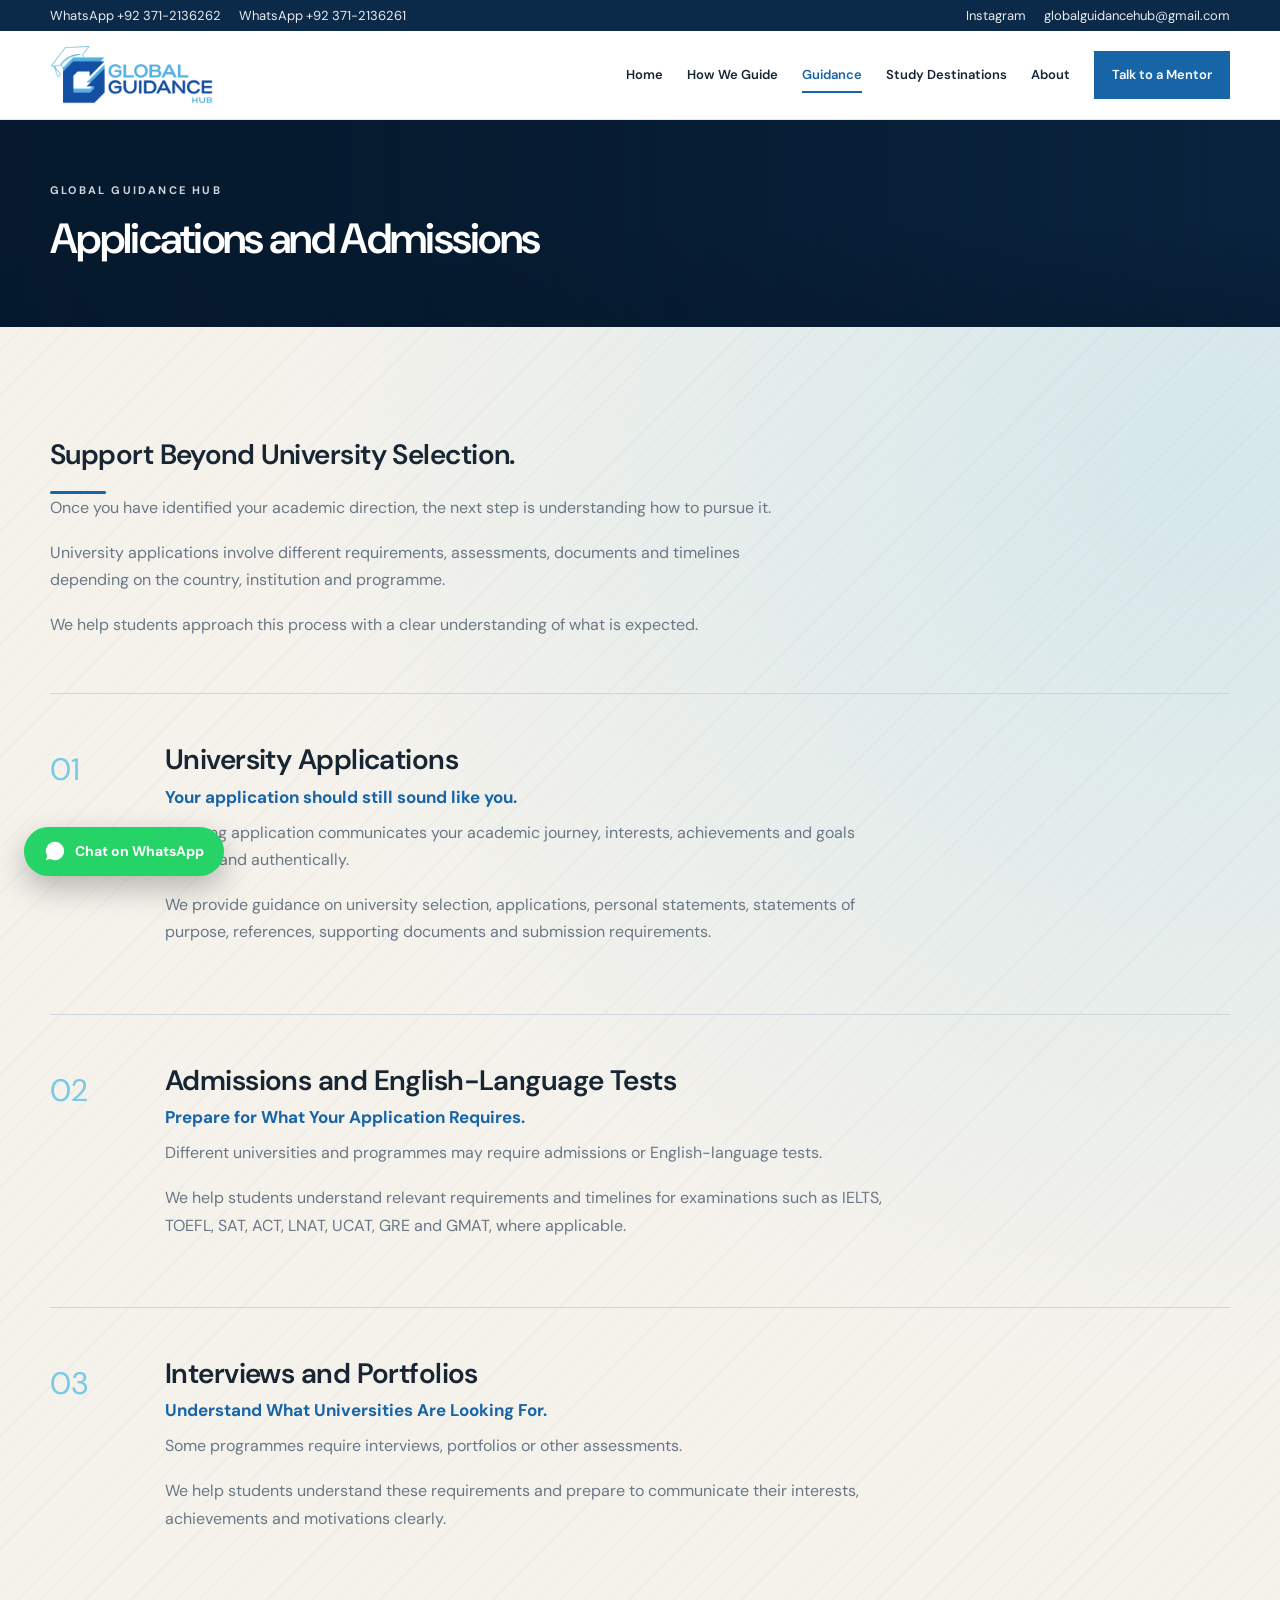
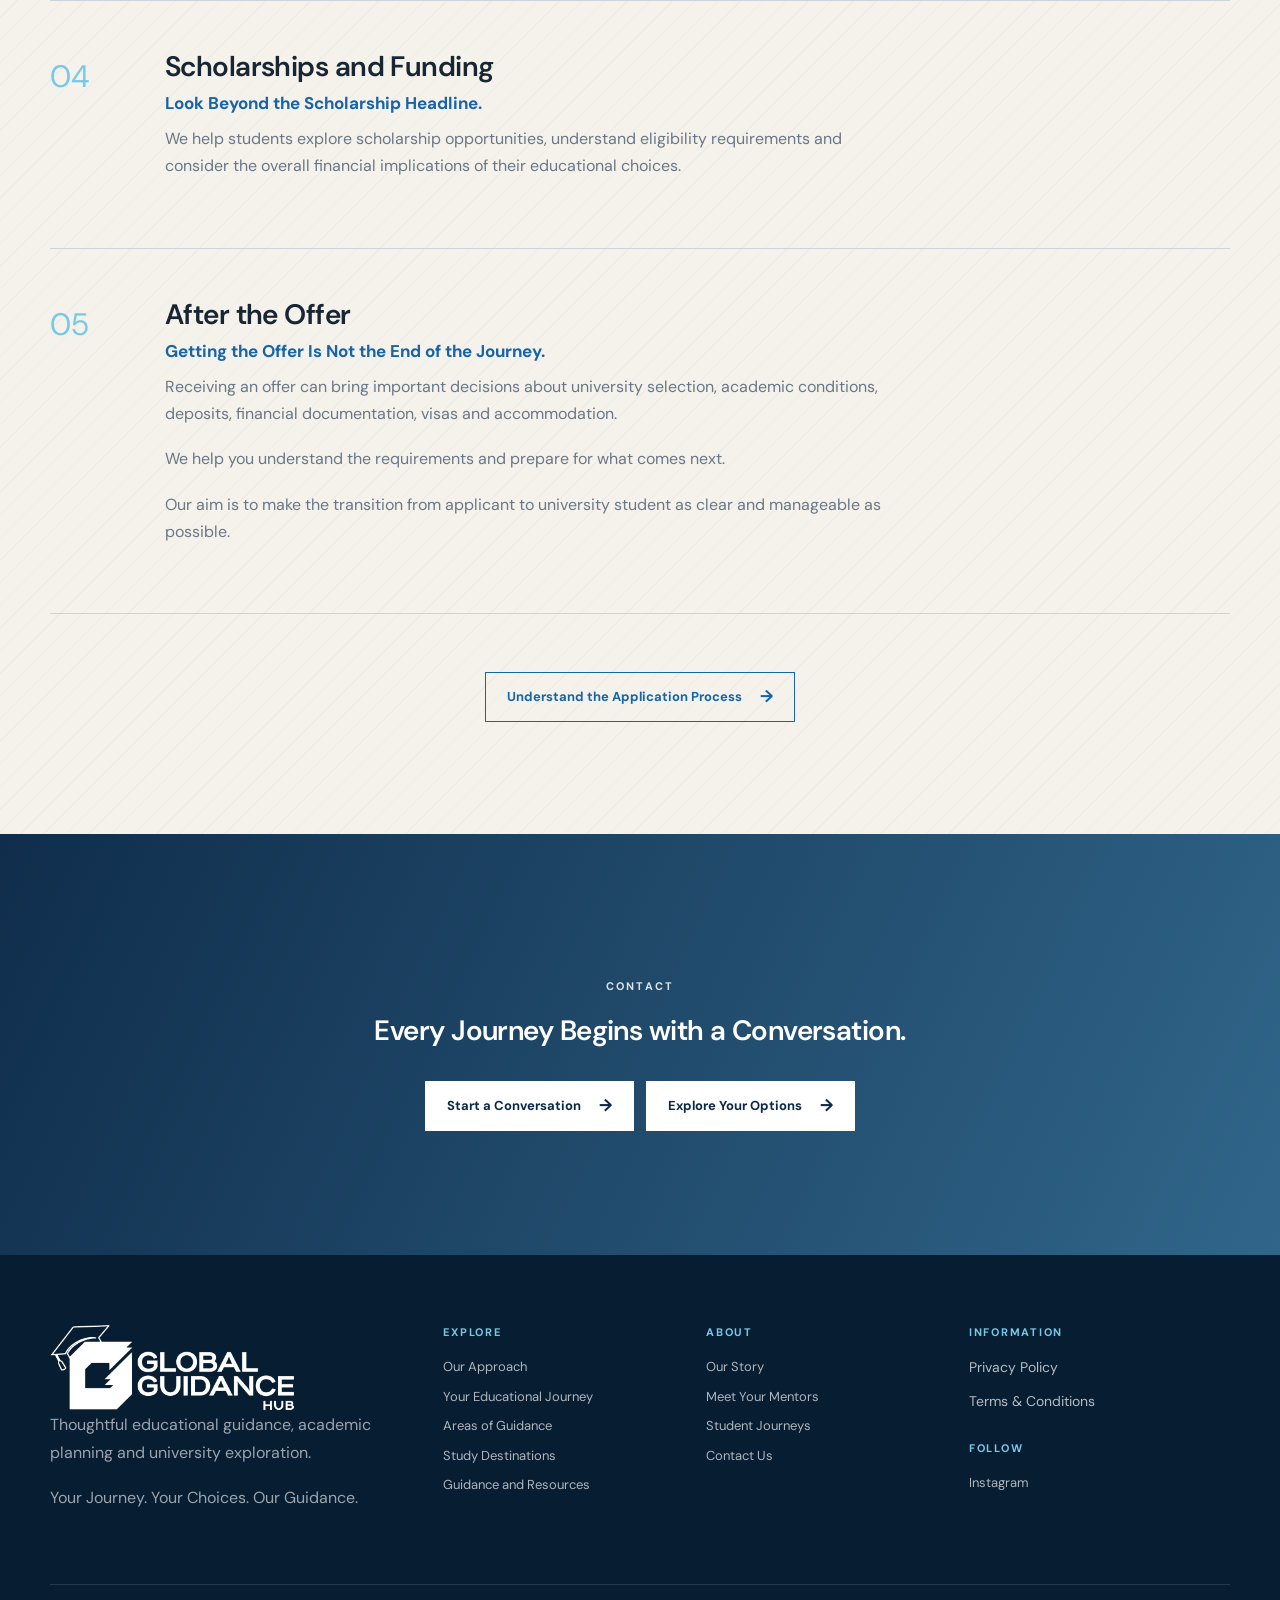
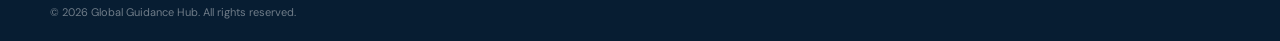
<file: applications.html>
<!DOCTYPE html>
<html lang="en">
<head>
  <meta charset="UTF-8">
  <meta name="viewport" content="width=device-width, initial-scale=1.0">
  <meta name="description" content="Global Guidance Hub — thoughtful educational guidance, academic planning and university exploration.">
  <meta property="og:type" content="website">
  <meta property="og:title" content="Applications and Admissions | Global Guidance Hub">
  <meta property="og:description" content="Thoughtful educational guidance, academic planning and university exploration.">
  <meta property="og:url" content="https://mithanizulfikar.github.io/GlobalGuidance/applications.html">
  <meta property="og:image" content="https://mithanizulfikar.github.io/GlobalGuidance/assets/global-guidance-hub-logo.png">
  <meta name="theme-color" content="#0b2948">
  <title>Applications and Admissions | Global Guidance Hub</title>
  <link rel="preconnect" href="https://fonts.googleapis.com">
  <link rel="preconnect" href="https://fonts.gstatic.com" crossorigin>
  <link href="https://fonts.googleapis.com/css2?family=DM+Sans:wght@400;500;600;700&display=swap" rel="stylesheet">
  <link rel="stylesheet" href="style.css">
  <style>
    /* ===== top bar + floating WhatsApp ===== */
    .quick-links{background:#0b2948;color:#fff;font-size:13px;line-height:1}
    .quick-links .container{display:flex;flex-wrap:wrap;justify-content:space-between;align-items:center;gap:6px 22px;padding-top:9px;padding-bottom:9px}
    .quick-links span{display:flex;flex-wrap:wrap;gap:6px 18px}
    .quick-links a{color:#fff;text-decoration:none;opacity:.9;white-space:nowrap}
    .quick-links a:hover{opacity:1;text-decoration:underline}
    .wa-float{position:fixed;left:24px;bottom:24px;z-index:60;display:inline-flex;align-items:center;gap:9px;padding:13px 20px;border-radius:999px;background:#25d366;color:#fff;font-size:14px;font-weight:700;text-decoration:none;box-shadow:0 12px 30px rgba(0,0,0,.25);transition:transform .2s}
    .wa-float:hover{transform:translateY(-3px)}
    .brand img{width:auto;height:58px}
    .section-head p,.section-head p:last-child{color:var(--muted)}
    .light-head p,.light-head p:last-child{color:rgba(255,255,255,.8)}
    .about-content{padding:90px 0}
    .final-cta p:last-of-type{margin-top:26px}
    .footer-text{display:block;margin-bottom:11px;color:rgba(255,255,255,.7);font-size:14px}

    /* ===== typography: one font, no italics, one body size, one-line headings ===== */
    :root{--dark:#071d32;--serif:var(--sans)}
    html{scroll-padding-top:100px}
    em{font-style:normal}
    h1,h2,h3{letter-spacing:-.02em}
    h2,.final-cta h2,.intro h2,#about h2,#stories h2{font-size:clamp(20px,2.2vw,28px);white-space:nowrap}
    h4{margin:0 0 10px;font-family:var(--sans);font-size:17px;font-weight:700;line-height:1.35;letter-spacing:0;color:var(--blue)}
    .destination-card h4,.light-head h4{color:var(--sky)}
    .light-head h4{margin-top:6px}
    main p:not(.eyebrow):not(.hero-lead):not(.form-message),main li,.footer-brand p{font-size:16px!important;line-height:1.7}
    .hero .hero-copy{max-width:1000px}
    .hero .hero-copy h1{font-size:clamp(26px,3.3vw,50px)!important;line-height:1.14!important;white-space:nowrap;margin-bottom:8px!important}
    .hero-lead{margin:0 0 24px;font-size:clamp(18px,2vw,28px);font-weight:500;letter-spacing:-.01em;color:var(--sky)}
    .hero .hero-copy .hero-text{margin-bottom:14px}
    .stage-card h3{font-size:22px;line-height:1.2}
    .process-main h3{font-size:clamp(24px,2.2vw,30px)}
    .destination-card h3{font-size:clamp(24px,2vw,30px)}
    .guide-card h3{font-size:19px}
    #about h2{white-space:normal;line-height:1.2;margin-bottom:22px}   /* half-width column: allowed to wrap */

    /* ===== layout ===== */
    .intro-grid{grid-template-columns:1fr;gap:34px}
    .intro-text{max-width:820px;padding-left:30px;border-left:3px solid rgba(23,100,167,.28)}
    .intro-text p+p{margin-top:14px}
    .intro-text .button{margin-top:8px}
    .section-head h2::after,.intro h2::after{content:"";display:block;width:56px;height:3px;border-radius:3px;background:var(--blue);margin-top:20px}
    .light-head h2::after{background:var(--sky)}
    #stories .section-head{max-width:none}
    .center{text-align:center}
    .center p{max-width:760px;margin:0 auto 14px;color:var(--muted)}
    .center .button{margin-top:14px}
    .stage-grid.flow{border:0;gap:18px}
    .stage-grid.flow .stage-card{min-height:0;border:1px solid var(--line)!important}
    #areas .stage-grid,#choosing .stage-grid{grid-template-columns:repeat(4,1fr)}
    #explore .stage-grid{grid-template-columns:repeat(6,1fr)}
    #explore .stage-card{grid-column:span 2}
    #explore .stage-card:nth-child(n+4){grid-column:span 3}
    #choosing .stage-card:last-child{grid-column:span 2}
    .stage-card h4{margin-top:-4px}
    .stage-card p{margin-bottom:10px}
    .process-main p+p{margin-top:8px}
    #how-we-guide .center,#applications .center{margin-top:44px}
    .fit-grid{margin-bottom:0}
    .fit-footer p+p{margin-top:8px}
    .fit-footer{gap:30px}
    .final-cta p{max-width:660px;margin:0 auto 22px;color:rgba(255,255,255,.85)}
    .final-cta .button{margin:4px 6px}
    .final-cta p a{color:inherit;text-decoration:underline}
    .guide-card{min-height:190px;transition:transform .25s ease,box-shadow .25s ease}
    .guide-card:hover{transform:translateY(-4px);box-shadow:0 18px 40px rgba(11,41,72,.12)}
    .guide-card p{margin-top:12px;color:var(--muted)}
    .destination-card.europe{grid-column:span 2}
    /* destination cards: same start line for every heading, clearer text on photos */
    .destination-card{align-items:stretch;padding:66px 31px 31px}
    .destination-card>div{display:flex;flex-direction:column;width:100%}
    .destination-card::before{background:linear-gradient(180deg,rgba(4,20,36,.84) 0%,rgba(4,20,36,.9) 100%)}
    .destination-card:hover::before{background:linear-gradient(180deg,rgba(4,20,36,.74),rgba(11,41,72,.88))}
    .destination-card h3,.destination-card h4,.destination-card p{text-shadow:0 1px 8px rgba(0,0,0,.45)}
    .destination-card h4{min-height:2.7em}
    .destination-card p{color:rgba(255,255,255,.93)}
    .destination-card a{margin-top:auto;padding-top:14px}
    .destination-card p{margin-bottom:8px}
    .footer-brand img{background:transparent;padding:0;filter:brightness(0) invert(1)}
    .profile-intro p+p{margin-top:12px}
    .stories-section .section-head p{display:inline-block;margin:6px 10px 6px 0;padding:10px 22px;border-radius:999px;background:#fff;border:1px solid var(--line);box-shadow:0 8px 24px rgba(11,41,72,.07);color:var(--ink)}
    .stories-section .section-head h2{margin-bottom:26px}
    @media(min-width:681px){#early-planning .fit-grid div:last-child{grid-column:span 2}}

    /* ===== destination photos ===== */
    .malaysia{background-image:url("assets/malaysia.jpg"),url("https://unsplash.com/photos/GcueZ9hmD6c/download?force=true&w=1100")}
    .australia{background-image:url("assets/australia.jpg"),url("https://unsplash.com/photos/3HuDT9sC29U/download?force=true&w=1100"),url("https://images.unsplash.com/photo-1506973035872-a4ec16b8e8d4?auto=format&fit=crop&w=1100&q=82")}

    /* ===== section backgrounds ===== */
    #approach{background:radial-gradient(circle at 92% 8%,rgba(120,201,231,.30),transparent 42%),radial-gradient(circle at 4% 96%,rgba(23,100,167,.10),transparent 40%),var(--cream)}
    #mentors{background:radial-gradient(circle at 94% 12%,rgba(120,201,231,.22),transparent 40%),linear-gradient(180deg,#fff,#f1f8fc)}
    #explore{background:radial-gradient(circle at 6% 0%,rgba(120,201,231,.20),transparent 38%),radial-gradient(rgba(23,100,167,.08) 1.3px,transparent 1.6px) 0 0/28px 28px,linear-gradient(180deg,#fff,#f3f9fd)}
    #how-we-guide,#applications{background:radial-gradient(circle at 95% 6%,rgba(120,201,231,.26),transparent 40%),repeating-linear-gradient(135deg,rgba(11,41,72,.03) 0 1px,transparent 1px 16px),var(--cream)}
    #areas{background:#fff}
    #choosing{background:linear-gradient(rgba(11,41,72,.045) 1px,transparent 1px) 0 0/48px 48px,linear-gradient(90deg,rgba(11,41,72,.045) 1px,transparent 1px) 0 0/48px 48px,radial-gradient(circle at 92% 0%,rgba(120,201,231,.22),transparent 42%),var(--cream)}
    #early-planning{background:radial-gradient(circle at 90% 0%,rgba(35,134,191,.14),transparent 40%),linear-gradient(180deg,#e8f3fa,#fff)}
    #guidance{background:radial-gradient(circle at 4% 0%,rgba(120,201,231,.20),transparent 38%),radial-gradient(rgba(23,100,167,.08) 1.3px,transparent 1.6px) 0 0/28px 28px,linear-gradient(180deg,#fff,#f3f9fd)}
    #stories{background:radial-gradient(circle at 50% 0%,rgba(120,201,231,.32),transparent 58%),linear-gradient(180deg,#eaf4fa,#fff)}

    /* ===== responsive ===== */
    @media(max-width:1080px){
      #areas .stage-grid,#choosing .stage-grid,#explore .stage-grid{grid-template-columns:repeat(2,1fr)}
      #explore .stage-card,#explore .stage-card:nth-child(n+4){grid-column:span 1}
      #explore .stage-card:last-child,#choosing .stage-card:last-child{grid-column:span 2}
      .destination-card.europe{grid-column:auto}
    }
    @media(max-width:800px){
      h2,.final-cta h2,.intro h2,#stories h2{white-space:normal;font-size:24px}
      .hero .hero-copy h1{white-space:normal;font-size:30px!important}
    }
    @media(max-width:680px){
      #areas .stage-grid,#choosing .stage-grid,#explore .stage-grid{grid-template-columns:1fr}
      #explore .stage-card:last-child,#choosing .stage-card:last-child{grid-column:span 1}
      .quick-links .container{justify-content:center}
      .wa-float{left:14px;bottom:16px;padding:12px 16px;font-size:13px}
    }

    /* ===== multi-page: inner-page banner, active menu item ===== */
    .page-hero{min-height:0}
    .page-hero .hero-inner{min-height:0;padding:64px 0}
    .page-hero .hero-copy h1{margin-bottom:0!important}
    .main-nav a[aria-current="page"]:not(.nav-button){color:var(--blue);box-shadow:inset 0 -2px 0 var(--blue)}
    .intro-text .button{margin:8px 8px 0 0}

    /* ===== welcome popup (home page) ===== */
    .welcome-pop{position:fixed;inset:0;z-index:500;display:flex;align-items:center;justify-content:center;padding:20px;background:rgba(4,20,36,.74);opacity:0;visibility:hidden;transition:opacity .35s,visibility .35s}
    .welcome-pop.show{opacity:1;visibility:visible}
    .welcome-card{position:relative;display:grid;grid-template-columns:1fr 1fr;width:min(860px,100%);max-height:92vh;overflow:auto;background:#fff;box-shadow:0 40px 100px rgba(0,0,0,.45);transform:translateY(24px) scale(.98);transition:transform .4s}
    .welcome-pop.show .welcome-card{transform:none}
    .welcome-img{min-height:430px;background:linear-gradient(rgba(7,29,50,.2),rgba(7,29,50,.55)),url("https://images.unsplash.com/photo-1564981797816-1043664bf78d?auto=format&fit=crop&w=1100&q=85") center/cover}
    .welcome-text{display:flex;flex-direction:column;justify-content:center;padding:46px 40px}
    .welcome-card h2{white-space:normal;font-size:clamp(26px,3vw,34px);line-height:1.15;margin-bottom:8px}
    .welcome-lead{margin-bottom:14px;font-size:20px;font-weight:600;color:var(--blue)}
    .welcome-text p{font-size:16px;line-height:1.7;color:var(--muted)}
    .welcome-text .welcome-lead{color:var(--blue)}
    .welcome-actions{display:flex;flex-wrap:wrap;gap:10px;margin-top:22px}
    .welcome-close{position:absolute;top:10px;right:12px;z-index:3;width:38px;height:38px;border:0;border-radius:50%;background:rgba(255,255,255,.95);font-size:24px;line-height:1;cursor:pointer;box-shadow:0 4px 14px rgba(0,0,0,.2)}
    @media(max-width:680px){.welcome-card{grid-template-columns:1fr}.welcome-img{min-height:170px}.welcome-text{padding:28px 24px}}

    /* ===== dropdown menus; banner title replaces the first section's small label ===== */
    .nav-drop{position:relative;display:inline-flex}
    .drop-menu{position:absolute;top:100%;left:-14px;z-index:120;display:none;min-width:290px;padding:10px;background:#fff;border:1px solid var(--line);box-shadow:0 22px 50px rgba(11,41,72,.16)}
    .drop-menu a{display:block;padding:11px 14px;white-space:nowrap}
    .nav-drop:hover .drop-menu,.nav-drop:focus-within .drop-menu{display:block}
    .page-hero + section .eyebrow{display:none}
    @media(max-width:960px){.nav-drop{display:block}.drop-menu{position:static;display:block;min-width:0;padding:0 0 0 14px;border:0;box-shadow:none}.drop-menu a{padding:8px 0}}

  </style>
</head>
<body>

<div class="quick-links"><div class="container">
  <span><a href="https://wa.me/923712136262" target="_blank" rel="noopener">WhatsApp +92 371-2136262</a><a href="https://wa.me/923712136261" target="_blank" rel="noopener">WhatsApp +92 371-2136261</a></span>
  <span><a href="https://www.instagram.com/global.guidance.hub/" target="_blank" rel="noopener">Instagram</a><a href="mailto:globalguidancehub@gmail.com">globalguidancehub@gmail.com</a></span>
</div></div>

<header class="site-header" id="top">
  <div class="container nav-wrap">
    <a class="brand" href="index.html" aria-label="Global Guidance Hub"><img src="assets/global-guidance-hub-logo.png" alt="Global Guidance Hub logo"></a>
    <button class="menu-toggle" type="button" aria-label="Open navigation" aria-expanded="false"><span></span><span></span><span></span></button>
    <nav class="main-nav" id="mainNav" aria-label="Main navigation">
      <a href="index.html">Home</a>
      <a href="how-we-guide.html">How We Guide</a>
      <div class="nav-drop"><a href="areas.html" aria-current="page">Guidance</a><div class="drop-menu"><a href="areas.html">Areas of Guidance</a><a href="universities.html">Choosing the Right University</a><a href="early-planning.html">Early Academic Planning</a><a href="applications.html" aria-current="page">Applications and Admissions</a><a href="resources.html">Guidance and Resources</a></div></div>
      <a href="destinations.html">Study Destinations</a>
      <div class="nav-drop"><a href="about.html">About</a><div class="drop-menu"><a href="about.html">About Global Guidance Hub</a><a href="mentors.html">Introducing the Mentors</a><a href="stories.html">Student Journeys</a></div></div>
      <a class="nav-button" href="contact.html">Talk to a Mentor</a>
    </nav>
  </div>
</header>

<main>
<section class="hero page-hero"><div class="hero-media" aria-hidden="true"></div><div class="hero-shade" aria-hidden="true"></div><div class="container hero-inner"><div class="hero-copy"><p class="eyebrow">GLOBAL GUIDANCE HUB</p><h1>Applications and Admissions</h1></div></div></section>

  <section class="section process-section" id="applications"><div class="container">
      <div class="section-head narrow reveal"><p class="eyebrow eyebrow-blue">APPLICATIONS AND ADMISSIONS</p><h2>Support Beyond University Selection.</h2><p>Once you have identified your academic direction, the next step is understanding how to pursue it.</p><p>University applications involve different requirements, assessments, documents and timelines depending on the country, institution and programme.</p><p>We help students approach this process with a clear understanding of what is expected.</p></div><div class="process"><article class="process-row reveal"><div class="process-no">01</div><div class="process-main"><h3>University Applications</h3><h4>Your application should still sound like you.</h4><p>A strong application communicates your academic journey, interests, achievements and goals clearly and authentically.</p><p>We provide guidance on university selection, applications, personal statements, statements of purpose, references, supporting documents and submission requirements.</p></div></article><article class="process-row reveal"><div class="process-no">02</div><div class="process-main"><h3>Admissions and English-Language Tests</h3><h4>Prepare for What Your Application Requires.</h4><p>Different universities and programmes may require admissions or English-language tests.</p><p>We help students understand relevant requirements and timelines for examinations such as IELTS, TOEFL, SAT, ACT, LNAT, UCAT, GRE and GMAT, where applicable.</p></div></article><article class="process-row reveal"><div class="process-no">03</div><div class="process-main"><h3>Interviews and Portfolios</h3><h4>Understand What Universities Are Looking For.</h4><p>Some programmes require interviews, portfolios or other assessments.</p><p>We help students understand these requirements and prepare to communicate their interests, achievements and motivations clearly.</p></div></article><article class="process-row reveal"><div class="process-no">04</div><div class="process-main"><h3>Scholarships and Funding</h3><h4>Look Beyond the Scholarship Headline.</h4><p>We help students explore scholarship opportunities, understand eligibility requirements and consider the overall financial implications of their educational choices.</p></div></article><article class="process-row reveal"><div class="process-no">05</div><div class="process-main"><h3>After the Offer</h3><h4>Getting the Offer Is Not the End of the Journey.</h4><p>Receiving an offer can bring important decisions about university selection, academic conditions, deposits, financial documentation, visas and accommodation.</p><p>We help you understand the requirements and prepare for what comes next.</p><p>Our aim is to make the transition from applicant to university student as clear and manageable as possible.</p></div></article></div>
      <div class="center reveal"><a class="button button-outline" href="contact.html#contact">Understand the Application Process <span>→</span></a></div></div></section>

<section class="final-cta"><div class="container reveal"><p class="eyebrow eyebrow-light">CONTACT</p><h2>Every Journey Begins with a Conversation.</h2><a class="button button-white" href="https://wa.me/923712136262?text=Hello%20Global%20Guidance%20Hub%2C%20I%27d%20like%20to%20start%20a%20conversation." target="_blank" rel="noopener">Start a Conversation <span>→</span></a><a class="button button-white" href="contact.html#profile">Explore Your Options <span>→</span></a></div></section>
</main>

<footer class="footer">
  <div class="container footer-grid">
    <div class="footer-brand"><img src="assets/global-guidance-hub-logo.png" alt="Global Guidance Hub logo"><p>Thoughtful educational guidance, academic planning and university exploration.</p><p>Your Journey. Your Choices. Our Guidance.</p></div>
    <div><h4>Explore</h4><a href="index.html#approach">Our Approach</a><a href="index.html#explore">Your Educational Journey</a><a href="areas.html#areas">Areas of Guidance</a><a href="destinations.html#destinations">Study Destinations</a><a href="resources.html#guidance">Guidance and Resources</a></div>
    <div><h4>About</h4><a href="about.html#about">Our Story</a><a href="mentors.html#mentors">Meet Your Mentors</a><a href="stories.html#stories">Student Journeys</a><a href="contact.html#contact">Contact Us</a></div>
    <div><h4>Information</h4><span class="footer-text">Privacy Policy</span><span class="footer-text">Terms &amp; Conditions</span>
      <h4 class="follow-title">Follow</h4><div class="socials"><a href="https://www.instagram.com/global.guidance.hub/" target="_blank" rel="noopener">Instagram</a></div></div>
  </div>
  <div class="container footer-bottom"><span>© <span id="year">2026</span> Global Guidance Hub. All rights reserved.</span></div>
</footer>

<a class="wa-float" href="https://wa.me/923712136262?text=Hello%20Global%20Guidance%20Hub%2C%20I%20would%20like%20to%20talk%20to%20a%20mentor%20about%20studying%20abroad." target="_blank" rel="noopener" aria-label="Chat with us on WhatsApp"><svg viewBox="0 0 24 24" width="22" height="22" aria-hidden="true"><path fill="#fff" d="M12 2a10 10 0 0 0-8.6 15.1L2 22l5-1.3A10 10 0 1 0 12 2z"/></svg><span>Chat on WhatsApp</span></a>
<button class="back-top" id="backTop" aria-label="Back to top">↑</button>

<script src="script.js"></script>

<script>
/* ---------- Anchor links: always land on the very top of the section (below the sticky header) ---------- */
(function () {
  var hdr = document.querySelector('.site-header');
  function go(id, smooth) {
    var el = document.getElementById(id); if (!el) return;
    var y = el.getBoundingClientRect().top + window.pageYOffset - (hdr ? hdr.offsetHeight : 0) - 4;
    window.scrollTo({ top: Math.max(0, y), behavior: smooth ? 'smooth' : 'instant' });
  }
  function settle(id, tries) {
    var last = -1, still = 0;
    (function tick() {
      var y = window.pageYOffset;
      if (y === last) still++; else { still = 0; last = y; }
      if (still < 8) { requestAnimationFrame(tick); return; }
      var el = document.getElementById(id); if (!el || tries < 1) return;
      var d = el.getBoundingClientRect().top - ((hdr ? hdr.offsetHeight : 0) + 4);
      if (Math.abs(d) > 2) { go(id, false); settle(id, tries - 1); }
    })();
  }
  document.addEventListener('click', function (e) {
    var a = e.target.closest ? e.target.closest('a[href^="#"]') : null;
    if (!a) return;
    var id = a.getAttribute('href').slice(1);
    if (!id || !document.getElementById(id)) return;
    e.preventDefault(); go(id, true);
    settle(id, 4);   // keep correcting until the page has stopped moving
  });
  // Always open at the top of the page, unless the link itself points to a section (e.g. /#about)
  if ('scrollRestoration' in history) history.scrollRestoration = 'manual';
  window.addEventListener('load', function () {
    var id = location.hash.slice(1);
    if (id && document.getElementById(id)) setTimeout(function () { go(id, false); }, 250);
    else window.scrollTo(0, 0);
  });
})();
</script>
</body>
</html>
</file>
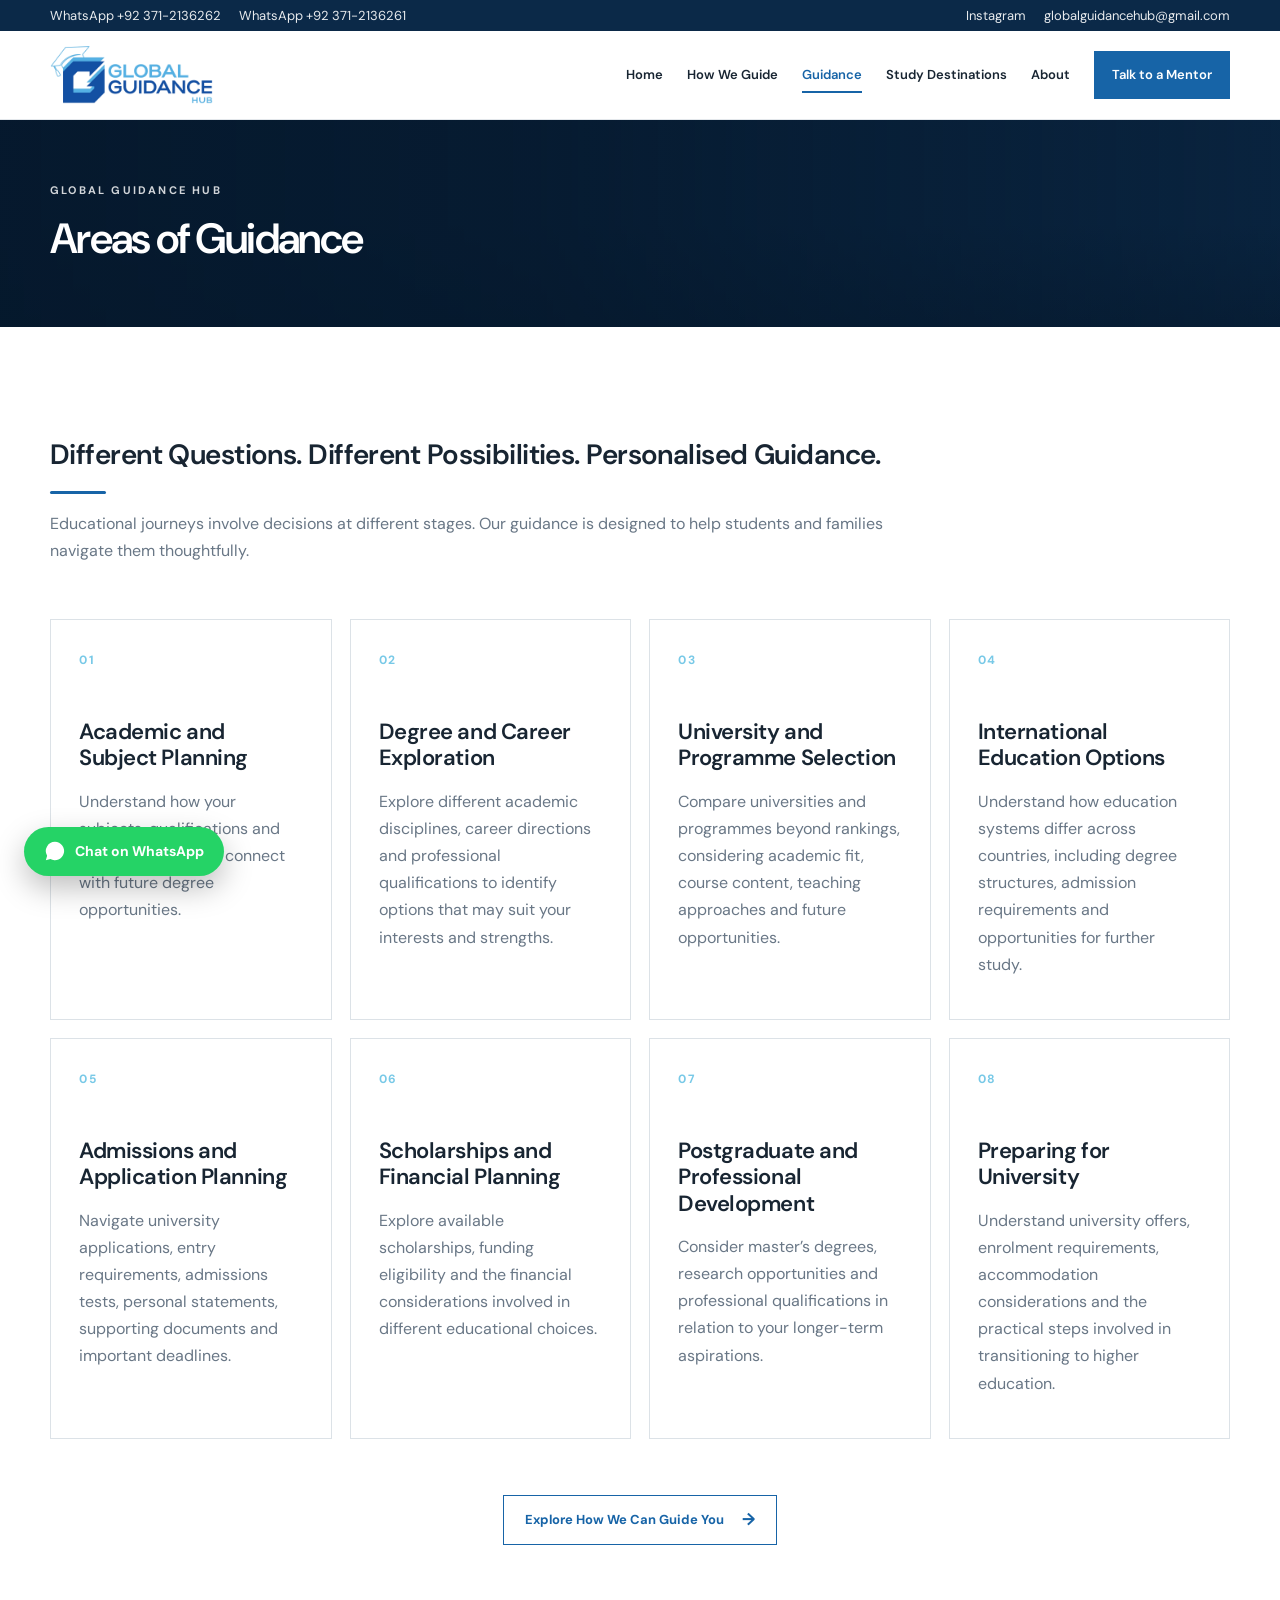
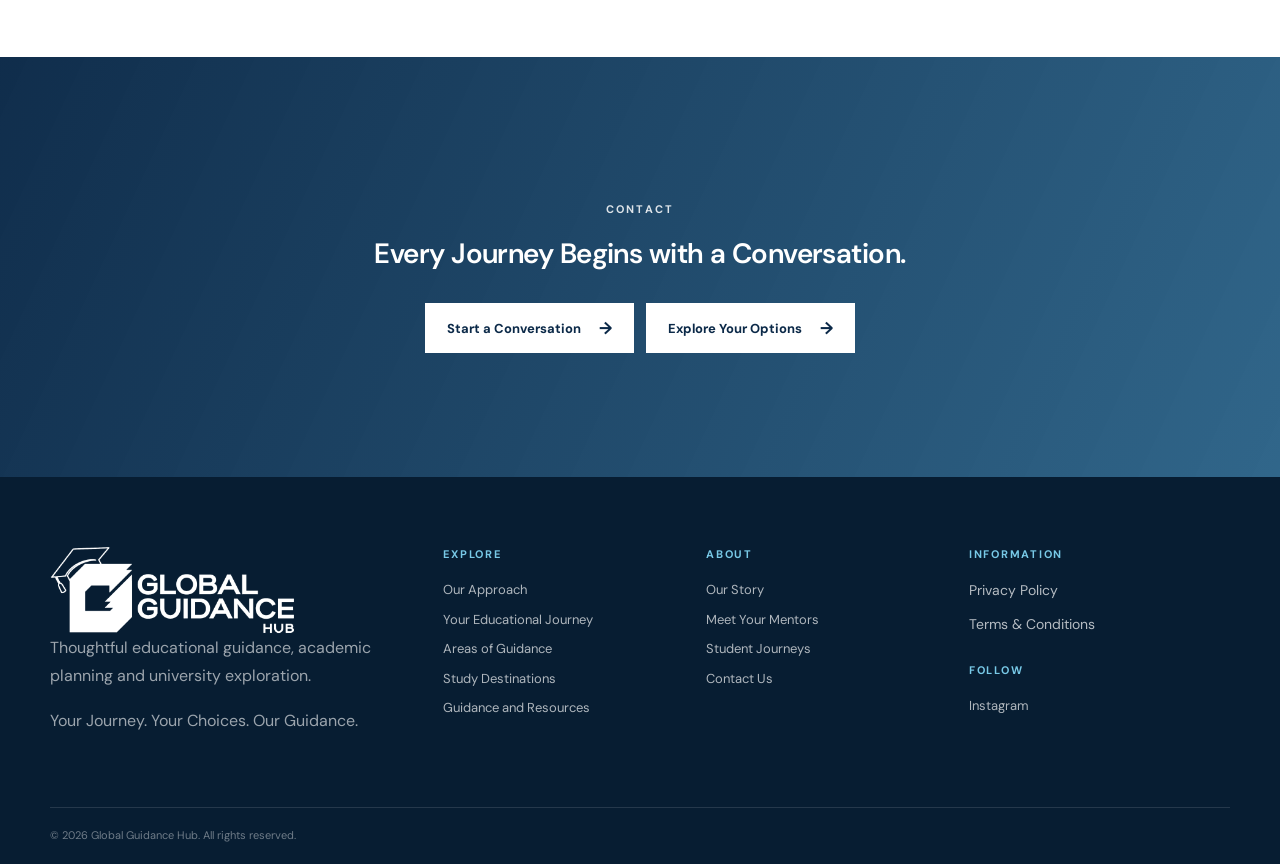
<file: areas.html>
<!DOCTYPE html>
<html lang="en">
<head>
  <meta charset="UTF-8">
  <meta name="viewport" content="width=device-width, initial-scale=1.0">
  <meta name="description" content="Global Guidance Hub — thoughtful educational guidance, academic planning and university exploration.">
  <meta property="og:type" content="website">
  <meta property="og:title" content="Areas of Guidance | Global Guidance Hub">
  <meta property="og:description" content="Thoughtful educational guidance, academic planning and university exploration.">
  <meta property="og:url" content="https://mithanizulfikar.github.io/GlobalGuidance/areas.html">
  <meta property="og:image" content="https://mithanizulfikar.github.io/GlobalGuidance/assets/global-guidance-hub-logo.png">
  <meta name="theme-color" content="#0b2948">
  <title>Areas of Guidance | Global Guidance Hub</title>
  <link rel="preconnect" href="https://fonts.googleapis.com">
  <link rel="preconnect" href="https://fonts.gstatic.com" crossorigin>
  <link href="https://fonts.googleapis.com/css2?family=DM+Sans:wght@400;500;600;700&display=swap" rel="stylesheet">
  <link rel="stylesheet" href="style.css">
  <style>
    /* ===== top bar + floating WhatsApp ===== */
    .quick-links{background:#0b2948;color:#fff;font-size:13px;line-height:1}
    .quick-links .container{display:flex;flex-wrap:wrap;justify-content:space-between;align-items:center;gap:6px 22px;padding-top:9px;padding-bottom:9px}
    .quick-links span{display:flex;flex-wrap:wrap;gap:6px 18px}
    .quick-links a{color:#fff;text-decoration:none;opacity:.9;white-space:nowrap}
    .quick-links a:hover{opacity:1;text-decoration:underline}
    .wa-float{position:fixed;left:24px;bottom:24px;z-index:60;display:inline-flex;align-items:center;gap:9px;padding:13px 20px;border-radius:999px;background:#25d366;color:#fff;font-size:14px;font-weight:700;text-decoration:none;box-shadow:0 12px 30px rgba(0,0,0,.25);transition:transform .2s}
    .wa-float:hover{transform:translateY(-3px)}
    .brand img{width:auto;height:58px}
    .section-head p,.section-head p:last-child{color:var(--muted)}
    .light-head p,.light-head p:last-child{color:rgba(255,255,255,.8)}
    .about-content{padding:90px 0}
    .final-cta p:last-of-type{margin-top:26px}
    .footer-text{display:block;margin-bottom:11px;color:rgba(255,255,255,.7);font-size:14px}

    /* ===== typography: one font, no italics, one body size, one-line headings ===== */
    :root{--dark:#071d32;--serif:var(--sans)}
    html{scroll-padding-top:100px}
    em{font-style:normal}
    h1,h2,h3{letter-spacing:-.02em}
    h2,.final-cta h2,.intro h2,#about h2,#stories h2{font-size:clamp(20px,2.2vw,28px);white-space:nowrap}
    h4{margin:0 0 10px;font-family:var(--sans);font-size:17px;font-weight:700;line-height:1.35;letter-spacing:0;color:var(--blue)}
    .destination-card h4,.light-head h4{color:var(--sky)}
    .light-head h4{margin-top:6px}
    main p:not(.eyebrow):not(.hero-lead):not(.form-message),main li,.footer-brand p{font-size:16px!important;line-height:1.7}
    .hero .hero-copy{max-width:1000px}
    .hero .hero-copy h1{font-size:clamp(26px,3.3vw,50px)!important;line-height:1.14!important;white-space:nowrap;margin-bottom:8px!important}
    .hero-lead{margin:0 0 24px;font-size:clamp(18px,2vw,28px);font-weight:500;letter-spacing:-.01em;color:var(--sky)}
    .hero .hero-copy .hero-text{margin-bottom:14px}
    .stage-card h3{font-size:22px;line-height:1.2}
    .process-main h3{font-size:clamp(24px,2.2vw,30px)}
    .destination-card h3{font-size:clamp(24px,2vw,30px)}
    .guide-card h3{font-size:19px}
    #about h2{white-space:normal;line-height:1.2;margin-bottom:22px}   /* half-width column: allowed to wrap */

    /* ===== layout ===== */
    .intro-grid{grid-template-columns:1fr;gap:34px}
    .intro-text{max-width:820px;padding-left:30px;border-left:3px solid rgba(23,100,167,.28)}
    .intro-text p+p{margin-top:14px}
    .intro-text .button{margin-top:8px}
    .section-head h2::after,.intro h2::after{content:"";display:block;width:56px;height:3px;border-radius:3px;background:var(--blue);margin-top:20px}
    .light-head h2::after{background:var(--sky)}
    #stories .section-head{max-width:none}
    .center{text-align:center}
    .center p{max-width:760px;margin:0 auto 14px;color:var(--muted)}
    .center .button{margin-top:14px}
    .stage-grid.flow{border:0;gap:18px}
    .stage-grid.flow .stage-card{min-height:0;border:1px solid var(--line)!important}
    #areas .stage-grid,#choosing .stage-grid{grid-template-columns:repeat(4,1fr)}
    #explore .stage-grid{grid-template-columns:repeat(6,1fr)}
    #explore .stage-card{grid-column:span 2}
    #explore .stage-card:nth-child(n+4){grid-column:span 3}
    #choosing .stage-card:last-child{grid-column:span 2}
    .stage-card h4{margin-top:-4px}
    .stage-card p{margin-bottom:10px}
    .process-main p+p{margin-top:8px}
    #how-we-guide .center,#applications .center{margin-top:44px}
    .fit-grid{margin-bottom:0}
    .fit-footer p+p{margin-top:8px}
    .fit-footer{gap:30px}
    .final-cta p{max-width:660px;margin:0 auto 22px;color:rgba(255,255,255,.85)}
    .final-cta .button{margin:4px 6px}
    .final-cta p a{color:inherit;text-decoration:underline}
    .guide-card{min-height:190px;transition:transform .25s ease,box-shadow .25s ease}
    .guide-card:hover{transform:translateY(-4px);box-shadow:0 18px 40px rgba(11,41,72,.12)}
    .guide-card p{margin-top:12px;color:var(--muted)}
    .destination-card.europe{grid-column:span 2}
    /* destination cards: same start line for every heading, clearer text on photos */
    .destination-card{align-items:stretch;padding:66px 31px 31px}
    .destination-card>div{display:flex;flex-direction:column;width:100%}
    .destination-card::before{background:linear-gradient(180deg,rgba(4,20,36,.84) 0%,rgba(4,20,36,.9) 100%)}
    .destination-card:hover::before{background:linear-gradient(180deg,rgba(4,20,36,.74),rgba(11,41,72,.88))}
    .destination-card h3,.destination-card h4,.destination-card p{text-shadow:0 1px 8px rgba(0,0,0,.45)}
    .destination-card h4{min-height:2.7em}
    .destination-card p{color:rgba(255,255,255,.93)}
    .destination-card a{margin-top:auto;padding-top:14px}
    .destination-card p{margin-bottom:8px}
    .footer-brand img{background:transparent;padding:0;filter:brightness(0) invert(1)}
    .profile-intro p+p{margin-top:12px}
    .stories-section .section-head p{display:inline-block;margin:6px 10px 6px 0;padding:10px 22px;border-radius:999px;background:#fff;border:1px solid var(--line);box-shadow:0 8px 24px rgba(11,41,72,.07);color:var(--ink)}
    .stories-section .section-head h2{margin-bottom:26px}
    @media(min-width:681px){#early-planning .fit-grid div:last-child{grid-column:span 2}}

    /* ===== destination photos ===== */
    .malaysia{background-image:url("assets/malaysia.jpg"),url("https://unsplash.com/photos/GcueZ9hmD6c/download?force=true&w=1100")}
    .australia{background-image:url("assets/australia.jpg"),url("https://unsplash.com/photos/3HuDT9sC29U/download?force=true&w=1100"),url("https://images.unsplash.com/photo-1506973035872-a4ec16b8e8d4?auto=format&fit=crop&w=1100&q=82")}

    /* ===== section backgrounds ===== */
    #approach{background:radial-gradient(circle at 92% 8%,rgba(120,201,231,.30),transparent 42%),radial-gradient(circle at 4% 96%,rgba(23,100,167,.10),transparent 40%),var(--cream)}
    #mentors{background:radial-gradient(circle at 94% 12%,rgba(120,201,231,.22),transparent 40%),linear-gradient(180deg,#fff,#f1f8fc)}
    #explore{background:radial-gradient(circle at 6% 0%,rgba(120,201,231,.20),transparent 38%),radial-gradient(rgba(23,100,167,.08) 1.3px,transparent 1.6px) 0 0/28px 28px,linear-gradient(180deg,#fff,#f3f9fd)}
    #how-we-guide,#applications{background:radial-gradient(circle at 95% 6%,rgba(120,201,231,.26),transparent 40%),repeating-linear-gradient(135deg,rgba(11,41,72,.03) 0 1px,transparent 1px 16px),var(--cream)}
    #areas{background:#fff}
    #choosing{background:linear-gradient(rgba(11,41,72,.045) 1px,transparent 1px) 0 0/48px 48px,linear-gradient(90deg,rgba(11,41,72,.045) 1px,transparent 1px) 0 0/48px 48px,radial-gradient(circle at 92% 0%,rgba(120,201,231,.22),transparent 42%),var(--cream)}
    #early-planning{background:radial-gradient(circle at 90% 0%,rgba(35,134,191,.14),transparent 40%),linear-gradient(180deg,#e8f3fa,#fff)}
    #guidance{background:radial-gradient(circle at 4% 0%,rgba(120,201,231,.20),transparent 38%),radial-gradient(rgba(23,100,167,.08) 1.3px,transparent 1.6px) 0 0/28px 28px,linear-gradient(180deg,#fff,#f3f9fd)}
    #stories{background:radial-gradient(circle at 50% 0%,rgba(120,201,231,.32),transparent 58%),linear-gradient(180deg,#eaf4fa,#fff)}

    /* ===== responsive ===== */
    @media(max-width:1080px){
      #areas .stage-grid,#choosing .stage-grid,#explore .stage-grid{grid-template-columns:repeat(2,1fr)}
      #explore .stage-card,#explore .stage-card:nth-child(n+4){grid-column:span 1}
      #explore .stage-card:last-child,#choosing .stage-card:last-child{grid-column:span 2}
      .destination-card.europe{grid-column:auto}
    }
    @media(max-width:800px){
      h2,.final-cta h2,.intro h2,#stories h2{white-space:normal;font-size:24px}
      .hero .hero-copy h1{white-space:normal;font-size:30px!important}
    }
    @media(max-width:680px){
      #areas .stage-grid,#choosing .stage-grid,#explore .stage-grid{grid-template-columns:1fr}
      #explore .stage-card:last-child,#choosing .stage-card:last-child{grid-column:span 1}
      .quick-links .container{justify-content:center}
      .wa-float{left:14px;bottom:16px;padding:12px 16px;font-size:13px}
    }

    /* ===== multi-page: inner-page banner, active menu item ===== */
    .page-hero{min-height:0}
    .page-hero .hero-inner{min-height:0;padding:64px 0}
    .page-hero .hero-copy h1{margin-bottom:0!important}
    .main-nav a[aria-current="page"]:not(.nav-button){color:var(--blue);box-shadow:inset 0 -2px 0 var(--blue)}
    .intro-text .button{margin:8px 8px 0 0}

    /* ===== welcome popup (home page) ===== */
    .welcome-pop{position:fixed;inset:0;z-index:500;display:flex;align-items:center;justify-content:center;padding:20px;background:rgba(4,20,36,.74);opacity:0;visibility:hidden;transition:opacity .35s,visibility .35s}
    .welcome-pop.show{opacity:1;visibility:visible}
    .welcome-card{position:relative;display:grid;grid-template-columns:1fr 1fr;width:min(860px,100%);max-height:92vh;overflow:auto;background:#fff;box-shadow:0 40px 100px rgba(0,0,0,.45);transform:translateY(24px) scale(.98);transition:transform .4s}
    .welcome-pop.show .welcome-card{transform:none}
    .welcome-img{min-height:430px;background:linear-gradient(rgba(7,29,50,.2),rgba(7,29,50,.55)),url("https://images.unsplash.com/photo-1564981797816-1043664bf78d?auto=format&fit=crop&w=1100&q=85") center/cover}
    .welcome-text{display:flex;flex-direction:column;justify-content:center;padding:46px 40px}
    .welcome-card h2{white-space:normal;font-size:clamp(26px,3vw,34px);line-height:1.15;margin-bottom:8px}
    .welcome-lead{margin-bottom:14px;font-size:20px;font-weight:600;color:var(--blue)}
    .welcome-text p{font-size:16px;line-height:1.7;color:var(--muted)}
    .welcome-text .welcome-lead{color:var(--blue)}
    .welcome-actions{display:flex;flex-wrap:wrap;gap:10px;margin-top:22px}
    .welcome-close{position:absolute;top:10px;right:12px;z-index:3;width:38px;height:38px;border:0;border-radius:50%;background:rgba(255,255,255,.95);font-size:24px;line-height:1;cursor:pointer;box-shadow:0 4px 14px rgba(0,0,0,.2)}
    @media(max-width:680px){.welcome-card{grid-template-columns:1fr}.welcome-img{min-height:170px}.welcome-text{padding:28px 24px}}

    /* ===== dropdown menus; banner title replaces the first section's small label ===== */
    .nav-drop{position:relative;display:inline-flex}
    .drop-menu{position:absolute;top:100%;left:-14px;z-index:120;display:none;min-width:290px;padding:10px;background:#fff;border:1px solid var(--line);box-shadow:0 22px 50px rgba(11,41,72,.16)}
    .drop-menu a{display:block;padding:11px 14px;white-space:nowrap}
    .nav-drop:hover .drop-menu,.nav-drop:focus-within .drop-menu{display:block}
    .page-hero + section .eyebrow{display:none}
    @media(max-width:960px){.nav-drop{display:block}.drop-menu{position:static;display:block;min-width:0;padding:0 0 0 14px;border:0;box-shadow:none}.drop-menu a{padding:8px 0}}

  </style>
</head>
<body>

<div class="quick-links"><div class="container">
  <span><a href="https://wa.me/923712136262" target="_blank" rel="noopener">WhatsApp +92 371-2136262</a><a href="https://wa.me/923712136261" target="_blank" rel="noopener">WhatsApp +92 371-2136261</a></span>
  <span><a href="https://www.instagram.com/global.guidance.hub/" target="_blank" rel="noopener">Instagram</a><a href="mailto:globalguidancehub@gmail.com">globalguidancehub@gmail.com</a></span>
</div></div>

<header class="site-header" id="top">
  <div class="container nav-wrap">
    <a class="brand" href="index.html" aria-label="Global Guidance Hub"><img src="assets/global-guidance-hub-logo.png" alt="Global Guidance Hub logo"></a>
    <button class="menu-toggle" type="button" aria-label="Open navigation" aria-expanded="false"><span></span><span></span><span></span></button>
    <nav class="main-nav" id="mainNav" aria-label="Main navigation">
      <a href="index.html">Home</a>
      <a href="how-we-guide.html">How We Guide</a>
      <div class="nav-drop"><a href="areas.html" aria-current="page">Guidance</a><div class="drop-menu"><a href="areas.html" aria-current="page">Areas of Guidance</a><a href="universities.html">Choosing the Right University</a><a href="early-planning.html">Early Academic Planning</a><a href="applications.html">Applications and Admissions</a><a href="resources.html">Guidance and Resources</a></div></div>
      <a href="destinations.html">Study Destinations</a>
      <div class="nav-drop"><a href="about.html">About</a><div class="drop-menu"><a href="about.html">About Global Guidance Hub</a><a href="mentors.html">Introducing the Mentors</a><a href="stories.html">Student Journeys</a></div></div>
      <a class="nav-button" href="contact.html">Talk to a Mentor</a>
    </nav>
  </div>
</header>

<main>
<section class="hero page-hero"><div class="hero-media" aria-hidden="true"></div><div class="hero-shade" aria-hidden="true"></div><div class="container hero-inner"><div class="hero-copy"><p class="eyebrow">GLOBAL GUIDANCE HUB</p><h1>Areas of Guidance</h1></div></div></section>

  <section class="section stage-section" id="areas"><div class="container">
      <div class="section-head  reveal"><p class="eyebrow eyebrow-blue">AREAS OF GUIDANCE</p><h2>Different Questions. Different Possibilities. Personalised Guidance.</h2><p>Educational journeys involve decisions at different stages. Our guidance is designed to help students and families navigate them thoughtfully.</p></div><div class="stage-grid flow"><article class="stage-card reveal"><span class="card-number">01</span><h3>Academic and Subject Planning</h3><p>Understand how your subjects, qualifications and academic interests connect with future degree opportunities.</p></article><article class="stage-card reveal"><span class="card-number">02</span><h3>Degree and Career Exploration</h3><p>Explore different academic disciplines, career directions and professional qualifications to identify options that may suit your interests and strengths.</p></article><article class="stage-card reveal"><span class="card-number">03</span><h3>University and Programme Selection</h3><p>Compare universities and programmes beyond rankings, considering academic fit, course content, teaching approaches and future opportunities.</p></article><article class="stage-card reveal"><span class="card-number">04</span><h3>International Education Options</h3><p>Understand how education systems differ across countries, including degree structures, admission requirements and opportunities for further study.</p></article><article class="stage-card reveal"><span class="card-number">05</span><h3>Admissions and Application Planning</h3><p>Navigate university applications, entry requirements, admissions tests, personal statements, supporting documents and important deadlines.</p></article><article class="stage-card reveal"><span class="card-number">06</span><h3>Scholarships and Financial Planning</h3><p>Explore available scholarships, funding eligibility and the financial considerations involved in different educational choices.</p></article><article class="stage-card reveal"><span class="card-number">07</span><h3>Postgraduate and Professional Development</h3><p>Consider master’s degrees, research opportunities and professional qualifications in relation to your longer-term aspirations.</p></article><article class="stage-card reveal"><span class="card-number">08</span><h3>Preparing for University</h3><p>Understand university offers, enrolment requirements, accommodation considerations and the practical steps involved in transitioning to higher education.</p></article></div>
      <div class="center reveal"><a class="button button-outline" href="contact.html#profile">Explore How We Can Guide You <span>→</span></a></div></div></section>

<section class="final-cta"><div class="container reveal"><p class="eyebrow eyebrow-light">CONTACT</p><h2>Every Journey Begins with a Conversation.</h2><a class="button button-white" href="https://wa.me/923712136262?text=Hello%20Global%20Guidance%20Hub%2C%20I%27d%20like%20to%20start%20a%20conversation." target="_blank" rel="noopener">Start a Conversation <span>→</span></a><a class="button button-white" href="contact.html#profile">Explore Your Options <span>→</span></a></div></section>
</main>

<footer class="footer">
  <div class="container footer-grid">
    <div class="footer-brand"><img src="assets/global-guidance-hub-logo.png" alt="Global Guidance Hub logo"><p>Thoughtful educational guidance, academic planning and university exploration.</p><p>Your Journey. Your Choices. Our Guidance.</p></div>
    <div><h4>Explore</h4><a href="index.html#approach">Our Approach</a><a href="index.html#explore">Your Educational Journey</a><a href="#areas">Areas of Guidance</a><a href="destinations.html#destinations">Study Destinations</a><a href="resources.html#guidance">Guidance and Resources</a></div>
    <div><h4>About</h4><a href="about.html#about">Our Story</a><a href="mentors.html#mentors">Meet Your Mentors</a><a href="stories.html#stories">Student Journeys</a><a href="contact.html#contact">Contact Us</a></div>
    <div><h4>Information</h4><span class="footer-text">Privacy Policy</span><span class="footer-text">Terms &amp; Conditions</span>
      <h4 class="follow-title">Follow</h4><div class="socials"><a href="https://www.instagram.com/global.guidance.hub/" target="_blank" rel="noopener">Instagram</a></div></div>
  </div>
  <div class="container footer-bottom"><span>© <span id="year">2026</span> Global Guidance Hub. All rights reserved.</span></div>
</footer>

<a class="wa-float" href="https://wa.me/923712136262?text=Hello%20Global%20Guidance%20Hub%2C%20I%20would%20like%20to%20talk%20to%20a%20mentor%20about%20studying%20abroad." target="_blank" rel="noopener" aria-label="Chat with us on WhatsApp"><svg viewBox="0 0 24 24" width="22" height="22" aria-hidden="true"><path fill="#fff" d="M12 2a10 10 0 0 0-8.6 15.1L2 22l5-1.3A10 10 0 1 0 12 2z"/></svg><span>Chat on WhatsApp</span></a>
<button class="back-top" id="backTop" aria-label="Back to top">↑</button>

<script src="script.js"></script>

<script>
/* ---------- Anchor links: always land on the very top of the section (below the sticky header) ---------- */
(function () {
  var hdr = document.querySelector('.site-header');
  function go(id, smooth) {
    var el = document.getElementById(id); if (!el) return;
    var y = el.getBoundingClientRect().top + window.pageYOffset - (hdr ? hdr.offsetHeight : 0) - 4;
    window.scrollTo({ top: Math.max(0, y), behavior: smooth ? 'smooth' : 'instant' });
  }
  function settle(id, tries) {
    var last = -1, still = 0;
    (function tick() {
      var y = window.pageYOffset;
      if (y === last) still++; else { still = 0; last = y; }
      if (still < 8) { requestAnimationFrame(tick); return; }
      var el = document.getElementById(id); if (!el || tries < 1) return;
      var d = el.getBoundingClientRect().top - ((hdr ? hdr.offsetHeight : 0) + 4);
      if (Math.abs(d) > 2) { go(id, false); settle(id, tries - 1); }
    })();
  }
  document.addEventListener('click', function (e) {
    var a = e.target.closest ? e.target.closest('a[href^="#"]') : null;
    if (!a) return;
    var id = a.getAttribute('href').slice(1);
    if (!id || !document.getElementById(id)) return;
    e.preventDefault(); go(id, true);
    settle(id, 4);   // keep correcting until the page has stopped moving
  });
  // Always open at the top of the page, unless the link itself points to a section (e.g. /#about)
  if ('scrollRestoration' in history) history.scrollRestoration = 'manual';
  window.addEventListener('load', function () {
    var id = location.hash.slice(1);
    if (id && document.getElementById(id)) setTimeout(function () { go(id, false); }, 250);
    else window.scrollTo(0, 0);
  });
})();
</script>
</body>
</html>
</file>
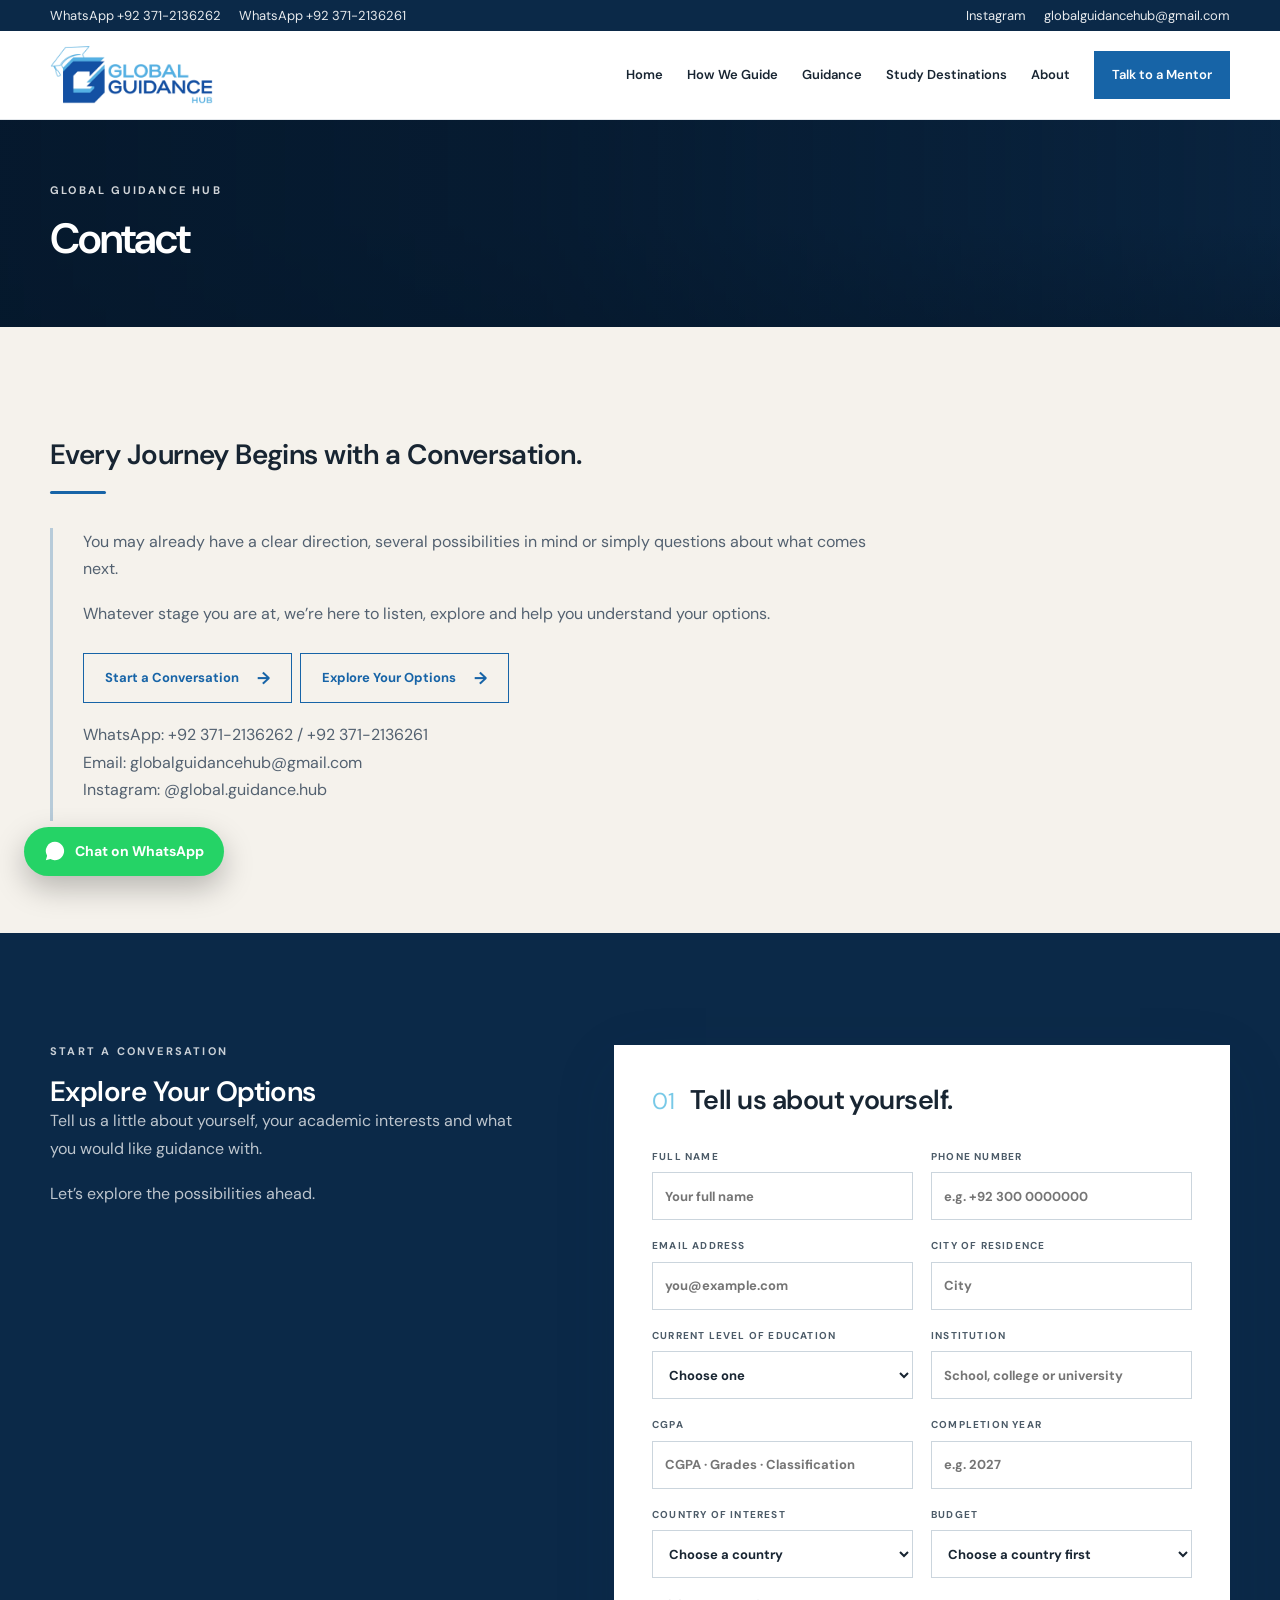
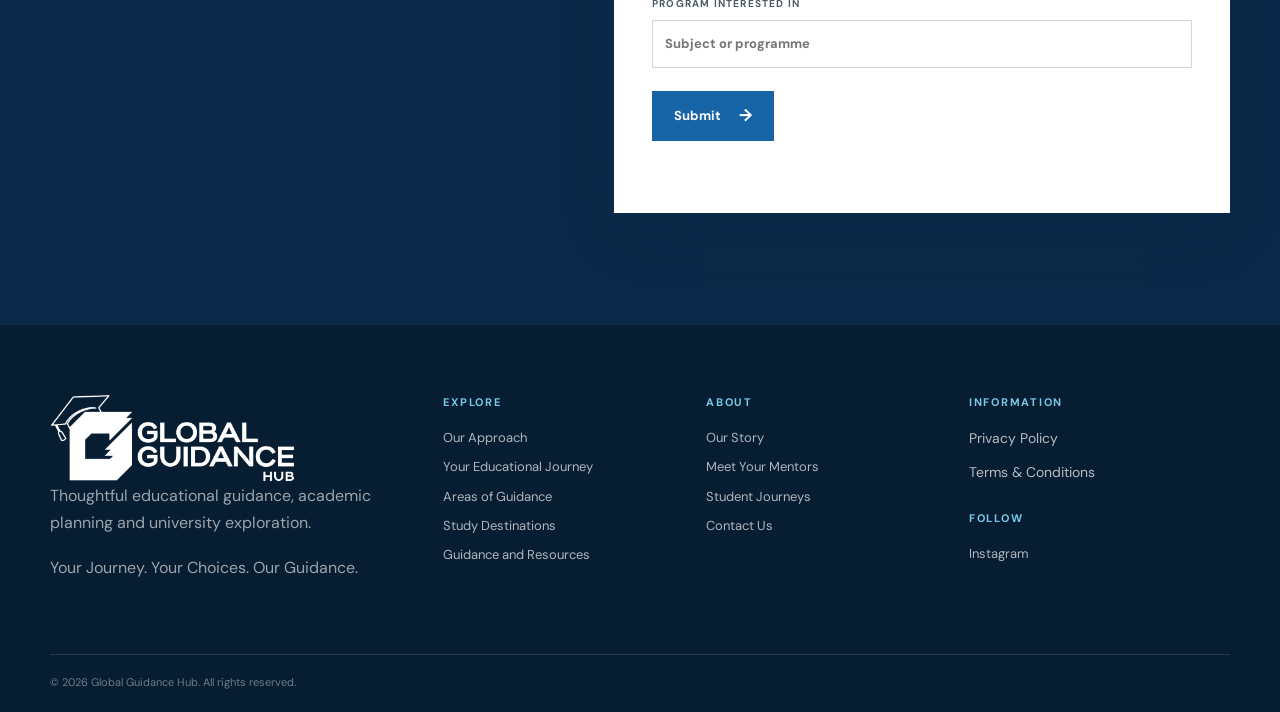
<file: contact.html>
<!DOCTYPE html>
<html lang="en">
<head>
  <meta charset="UTF-8">
  <meta name="viewport" content="width=device-width, initial-scale=1.0">
  <meta name="description" content="Global Guidance Hub — thoughtful educational guidance, academic planning and university exploration.">
  <meta property="og:type" content="website">
  <meta property="og:title" content="Contact | Global Guidance Hub">
  <meta property="og:description" content="Thoughtful educational guidance, academic planning and university exploration.">
  <meta property="og:url" content="https://mithanizulfikar.github.io/GlobalGuidance/contact.html">
  <meta property="og:image" content="https://mithanizulfikar.github.io/GlobalGuidance/assets/global-guidance-hub-logo.png">
  <meta name="theme-color" content="#0b2948">
  <title>Contact | Global Guidance Hub</title>
  <link rel="preconnect" href="https://fonts.googleapis.com">
  <link rel="preconnect" href="https://fonts.gstatic.com" crossorigin>
  <link href="https://fonts.googleapis.com/css2?family=DM+Sans:wght@400;500;600;700&display=swap" rel="stylesheet">
  <link rel="stylesheet" href="style.css">
  <style>
    /* ===== top bar + floating WhatsApp ===== */
    .quick-links{background:#0b2948;color:#fff;font-size:13px;line-height:1}
    .quick-links .container{display:flex;flex-wrap:wrap;justify-content:space-between;align-items:center;gap:6px 22px;padding-top:9px;padding-bottom:9px}
    .quick-links span{display:flex;flex-wrap:wrap;gap:6px 18px}
    .quick-links a{color:#fff;text-decoration:none;opacity:.9;white-space:nowrap}
    .quick-links a:hover{opacity:1;text-decoration:underline}
    .wa-float{position:fixed;left:24px;bottom:24px;z-index:60;display:inline-flex;align-items:center;gap:9px;padding:13px 20px;border-radius:999px;background:#25d366;color:#fff;font-size:14px;font-weight:700;text-decoration:none;box-shadow:0 12px 30px rgba(0,0,0,.25);transition:transform .2s}
    .wa-float:hover{transform:translateY(-3px)}
    .brand img{width:auto;height:58px}
    .section-head p,.section-head p:last-child{color:var(--muted)}
    .light-head p,.light-head p:last-child{color:rgba(255,255,255,.8)}
    .about-content{padding:90px 0}
    .final-cta p:last-of-type{margin-top:26px}
    .footer-text{display:block;margin-bottom:11px;color:rgba(255,255,255,.7);font-size:14px}

    /* ===== typography: one font, no italics, one body size, one-line headings ===== */
    :root{--dark:#071d32;--serif:var(--sans)}
    html{scroll-padding-top:100px}
    em{font-style:normal}
    h1,h2,h3{letter-spacing:-.02em}
    h2,.final-cta h2,.intro h2,#about h2,#stories h2{font-size:clamp(20px,2.2vw,28px);white-space:nowrap}
    h4{margin:0 0 10px;font-family:var(--sans);font-size:17px;font-weight:700;line-height:1.35;letter-spacing:0;color:var(--blue)}
    .destination-card h4,.light-head h4{color:var(--sky)}
    .light-head h4{margin-top:6px}
    main p:not(.eyebrow):not(.hero-lead):not(.form-message),main li,.footer-brand p{font-size:16px!important;line-height:1.7}
    .hero .hero-copy{max-width:1000px}
    .hero .hero-copy h1{font-size:clamp(26px,3.3vw,50px)!important;line-height:1.14!important;white-space:nowrap;margin-bottom:8px!important}
    .hero-lead{margin:0 0 24px;font-size:clamp(18px,2vw,28px);font-weight:500;letter-spacing:-.01em;color:var(--sky)}
    .hero .hero-copy .hero-text{margin-bottom:14px}
    .stage-card h3{font-size:22px;line-height:1.2}
    .process-main h3{font-size:clamp(24px,2.2vw,30px)}
    .destination-card h3{font-size:clamp(24px,2vw,30px)}
    .guide-card h3{font-size:19px}
    #about h2{white-space:normal;line-height:1.2;margin-bottom:22px}   /* half-width column: allowed to wrap */

    /* ===== layout ===== */
    .intro-grid{grid-template-columns:1fr;gap:34px}
    .intro-text{max-width:820px;padding-left:30px;border-left:3px solid rgba(23,100,167,.28)}
    .intro-text p+p{margin-top:14px}
    .intro-text .button{margin-top:8px}
    .section-head h2::after,.intro h2::after{content:"";display:block;width:56px;height:3px;border-radius:3px;background:var(--blue);margin-top:20px}
    .light-head h2::after{background:var(--sky)}
    #stories .section-head{max-width:none}
    .center{text-align:center}
    .center p{max-width:760px;margin:0 auto 14px;color:var(--muted)}
    .center .button{margin-top:14px}
    .stage-grid.flow{border:0;gap:18px}
    .stage-grid.flow .stage-card{min-height:0;border:1px solid var(--line)!important}
    #areas .stage-grid,#choosing .stage-grid{grid-template-columns:repeat(4,1fr)}
    #explore .stage-grid{grid-template-columns:repeat(6,1fr)}
    #explore .stage-card{grid-column:span 2}
    #explore .stage-card:nth-child(n+4){grid-column:span 3}
    #choosing .stage-card:last-child{grid-column:span 2}
    .stage-card h4{margin-top:-4px}
    .stage-card p{margin-bottom:10px}
    .process-main p+p{margin-top:8px}
    #how-we-guide .center,#applications .center{margin-top:44px}
    .fit-grid{margin-bottom:0}
    .fit-footer p+p{margin-top:8px}
    .fit-footer{gap:30px}
    .final-cta p{max-width:660px;margin:0 auto 22px;color:rgba(255,255,255,.85)}
    .final-cta .button{margin:4px 6px}
    .final-cta p a{color:inherit;text-decoration:underline}
    .guide-card{min-height:190px;transition:transform .25s ease,box-shadow .25s ease}
    .guide-card:hover{transform:translateY(-4px);box-shadow:0 18px 40px rgba(11,41,72,.12)}
    .guide-card p{margin-top:12px;color:var(--muted)}
    .destination-card.europe{grid-column:span 2}
    /* destination cards: same start line for every heading, clearer text on photos */
    .destination-card{align-items:stretch;padding:66px 31px 31px}
    .destination-card>div{display:flex;flex-direction:column;width:100%}
    .destination-card::before{background:linear-gradient(180deg,rgba(4,20,36,.84) 0%,rgba(4,20,36,.9) 100%)}
    .destination-card:hover::before{background:linear-gradient(180deg,rgba(4,20,36,.74),rgba(11,41,72,.88))}
    .destination-card h3,.destination-card h4,.destination-card p{text-shadow:0 1px 8px rgba(0,0,0,.45)}
    .destination-card h4{min-height:2.7em}
    .destination-card p{color:rgba(255,255,255,.93)}
    .destination-card a{margin-top:auto;padding-top:14px}
    .destination-card p{margin-bottom:8px}
    .footer-brand img{background:transparent;padding:0;filter:brightness(0) invert(1)}
    .profile-intro p+p{margin-top:12px}
    .stories-section .section-head p{display:inline-block;margin:6px 10px 6px 0;padding:10px 22px;border-radius:999px;background:#fff;border:1px solid var(--line);box-shadow:0 8px 24px rgba(11,41,72,.07);color:var(--ink)}
    .stories-section .section-head h2{margin-bottom:26px}
    @media(min-width:681px){#early-planning .fit-grid div:last-child{grid-column:span 2}}

    /* ===== destination photos ===== */
    .malaysia{background-image:url("assets/malaysia.jpg"),url("https://unsplash.com/photos/GcueZ9hmD6c/download?force=true&w=1100")}
    .australia{background-image:url("assets/australia.jpg"),url("https://unsplash.com/photos/3HuDT9sC29U/download?force=true&w=1100"),url("https://images.unsplash.com/photo-1506973035872-a4ec16b8e8d4?auto=format&fit=crop&w=1100&q=82")}

    /* ===== section backgrounds ===== */
    #approach{background:radial-gradient(circle at 92% 8%,rgba(120,201,231,.30),transparent 42%),radial-gradient(circle at 4% 96%,rgba(23,100,167,.10),transparent 40%),var(--cream)}
    #mentors{background:radial-gradient(circle at 94% 12%,rgba(120,201,231,.22),transparent 40%),linear-gradient(180deg,#fff,#f1f8fc)}
    #explore{background:radial-gradient(circle at 6% 0%,rgba(120,201,231,.20),transparent 38%),radial-gradient(rgba(23,100,167,.08) 1.3px,transparent 1.6px) 0 0/28px 28px,linear-gradient(180deg,#fff,#f3f9fd)}
    #how-we-guide,#applications{background:radial-gradient(circle at 95% 6%,rgba(120,201,231,.26),transparent 40%),repeating-linear-gradient(135deg,rgba(11,41,72,.03) 0 1px,transparent 1px 16px),var(--cream)}
    #areas{background:#fff}
    #choosing{background:linear-gradient(rgba(11,41,72,.045) 1px,transparent 1px) 0 0/48px 48px,linear-gradient(90deg,rgba(11,41,72,.045) 1px,transparent 1px) 0 0/48px 48px,radial-gradient(circle at 92% 0%,rgba(120,201,231,.22),transparent 42%),var(--cream)}
    #early-planning{background:radial-gradient(circle at 90% 0%,rgba(35,134,191,.14),transparent 40%),linear-gradient(180deg,#e8f3fa,#fff)}
    #guidance{background:radial-gradient(circle at 4% 0%,rgba(120,201,231,.20),transparent 38%),radial-gradient(rgba(23,100,167,.08) 1.3px,transparent 1.6px) 0 0/28px 28px,linear-gradient(180deg,#fff,#f3f9fd)}
    #stories{background:radial-gradient(circle at 50% 0%,rgba(120,201,231,.32),transparent 58%),linear-gradient(180deg,#eaf4fa,#fff)}

    /* ===== responsive ===== */
    @media(max-width:1080px){
      #areas .stage-grid,#choosing .stage-grid,#explore .stage-grid{grid-template-columns:repeat(2,1fr)}
      #explore .stage-card,#explore .stage-card:nth-child(n+4){grid-column:span 1}
      #explore .stage-card:last-child,#choosing .stage-card:last-child{grid-column:span 2}
      .destination-card.europe{grid-column:auto}
    }
    @media(max-width:800px){
      h2,.final-cta h2,.intro h2,#stories h2{white-space:normal;font-size:24px}
      .hero .hero-copy h1{white-space:normal;font-size:30px!important}
    }
    @media(max-width:680px){
      #areas .stage-grid,#choosing .stage-grid,#explore .stage-grid{grid-template-columns:1fr}
      #explore .stage-card:last-child,#choosing .stage-card:last-child{grid-column:span 1}
      .quick-links .container{justify-content:center}
      .wa-float{left:14px;bottom:16px;padding:12px 16px;font-size:13px}
    }

    /* ===== multi-page: inner-page banner, active menu item ===== */
    .page-hero{min-height:0}
    .page-hero .hero-inner{min-height:0;padding:64px 0}
    .page-hero .hero-copy h1{margin-bottom:0!important}
    .main-nav a[aria-current="page"]:not(.nav-button){color:var(--blue);box-shadow:inset 0 -2px 0 var(--blue)}
    .intro-text .button{margin:8px 8px 0 0}

    /* ===== welcome popup (home page) ===== */
    .welcome-pop{position:fixed;inset:0;z-index:500;display:flex;align-items:center;justify-content:center;padding:20px;background:rgba(4,20,36,.74);opacity:0;visibility:hidden;transition:opacity .35s,visibility .35s}
    .welcome-pop.show{opacity:1;visibility:visible}
    .welcome-card{position:relative;display:grid;grid-template-columns:1fr 1fr;width:min(860px,100%);max-height:92vh;overflow:auto;background:#fff;box-shadow:0 40px 100px rgba(0,0,0,.45);transform:translateY(24px) scale(.98);transition:transform .4s}
    .welcome-pop.show .welcome-card{transform:none}
    .welcome-img{min-height:430px;background:linear-gradient(rgba(7,29,50,.2),rgba(7,29,50,.55)),url("https://images.unsplash.com/photo-1564981797816-1043664bf78d?auto=format&fit=crop&w=1100&q=85") center/cover}
    .welcome-text{display:flex;flex-direction:column;justify-content:center;padding:46px 40px}
    .welcome-card h2{white-space:normal;font-size:clamp(26px,3vw,34px);line-height:1.15;margin-bottom:8px}
    .welcome-lead{margin-bottom:14px;font-size:20px;font-weight:600;color:var(--blue)}
    .welcome-text p{font-size:16px;line-height:1.7;color:var(--muted)}
    .welcome-text .welcome-lead{color:var(--blue)}
    .welcome-actions{display:flex;flex-wrap:wrap;gap:10px;margin-top:22px}
    .welcome-close{position:absolute;top:10px;right:12px;z-index:3;width:38px;height:38px;border:0;border-radius:50%;background:rgba(255,255,255,.95);font-size:24px;line-height:1;cursor:pointer;box-shadow:0 4px 14px rgba(0,0,0,.2)}
    @media(max-width:680px){.welcome-card{grid-template-columns:1fr}.welcome-img{min-height:170px}.welcome-text{padding:28px 24px}}

    /* ===== dropdown menus; banner title replaces the first section's small label ===== */
    .nav-drop{position:relative;display:inline-flex}
    .drop-menu{position:absolute;top:100%;left:-14px;z-index:120;display:none;min-width:290px;padding:10px;background:#fff;border:1px solid var(--line);box-shadow:0 22px 50px rgba(11,41,72,.16)}
    .drop-menu a{display:block;padding:11px 14px;white-space:nowrap}
    .nav-drop:hover .drop-menu,.nav-drop:focus-within .drop-menu{display:block}
    .page-hero + section .eyebrow{display:none}
    @media(max-width:960px){.nav-drop{display:block}.drop-menu{position:static;display:block;min-width:0;padding:0 0 0 14px;border:0;box-shadow:none}.drop-menu a{padding:8px 0}}

  </style>
</head>
<body>

<div class="quick-links"><div class="container">
  <span><a href="https://wa.me/923712136262" target="_blank" rel="noopener">WhatsApp +92 371-2136262</a><a href="https://wa.me/923712136261" target="_blank" rel="noopener">WhatsApp +92 371-2136261</a></span>
  <span><a href="https://www.instagram.com/global.guidance.hub/" target="_blank" rel="noopener">Instagram</a><a href="mailto:globalguidancehub@gmail.com">globalguidancehub@gmail.com</a></span>
</div></div>

<header class="site-header" id="top">
  <div class="container nav-wrap">
    <a class="brand" href="index.html" aria-label="Global Guidance Hub"><img src="assets/global-guidance-hub-logo.png" alt="Global Guidance Hub logo"></a>
    <button class="menu-toggle" type="button" aria-label="Open navigation" aria-expanded="false"><span></span><span></span><span></span></button>
    <nav class="main-nav" id="mainNav" aria-label="Main navigation">
      <a href="index.html">Home</a>
      <a href="how-we-guide.html">How We Guide</a>
      <div class="nav-drop"><a href="areas.html">Guidance</a><div class="drop-menu"><a href="areas.html">Areas of Guidance</a><a href="universities.html">Choosing the Right University</a><a href="early-planning.html">Early Academic Planning</a><a href="applications.html">Applications and Admissions</a><a href="resources.html">Guidance and Resources</a></div></div>
      <a href="destinations.html">Study Destinations</a>
      <div class="nav-drop"><a href="about.html">About</a><div class="drop-menu"><a href="about.html">About Global Guidance Hub</a><a href="mentors.html">Introducing the Mentors</a><a href="stories.html">Student Journeys</a></div></div>
      <a class="nav-button" href="contact.html" aria-current="page">Talk to a Mentor</a>
    </nav>
  </div>
</header>

<main>
<section class="hero page-hero"><div class="hero-media" aria-hidden="true"></div><div class="hero-shade" aria-hidden="true"></div><div class="container hero-inner"><div class="hero-copy"><p class="eyebrow">GLOBAL GUIDANCE HUB</p><h1>Contact</h1></div></div></section>

<section class="intro section" id="contact"><div class="container intro-grid"><div class="reveal"><p class="eyebrow eyebrow-blue">CONTACT</p><h2>Every Journey Begins with a Conversation.</h2></div><div class="intro-text reveal"><p>You may already have a clear direction, several possibilities in mind or simply questions about what comes next.</p><p>Whatever stage you are at, we’re here to listen, explore and help you understand your options.</p><p><a class="button button-outline" href="https://wa.me/923712136262?text=Hello%20Global%20Guidance%20Hub%2C%20I%27d%20like%20to%20start%20a%20conversation." target="_blank" rel="noopener">Start a Conversation <span>→</span></a><a class="button button-outline" href="#profile">Explore Your Options <span>→</span></a></p><p>WhatsApp: <a href="https://wa.me/923712136262" target="_blank" rel="noopener">+92 371-2136262</a> / <a href="https://wa.me/923712136261" target="_blank" rel="noopener">+92 371-2136261</a><br>Email: <a href="mailto:globalguidancehub@gmail.com">globalguidancehub@gmail.com</a><br>Instagram: <a href="https://www.instagram.com/global.guidance.hub/" target="_blank" rel="noopener">@global.guidance.hub</a></p></div></div></section>

  <!-- EXPLORE YOUR OPTIONS (FORM) -->
  <section class="profile-section section" id="profile">
    <div class="container profile-grid">
      <div class="profile-intro reveal"><p class="eyebrow eyebrow-light">START A CONVERSATION</p><h2>Explore Your Options</h2><p>Tell us a little about yourself, your academic interests and what you would like guidance with.</p><p>Let’s explore the possibilities ahead.</p></div>

      <form class="profile-form reveal" id="profileForm">
        <div class="form-heading">
          <span>01</span>
          <h3>Tell us about yourself.</h3>
        </div>

        <div class="form-grid">
          <label>
            Full Name
            <input type="text" name="fullName" placeholder="Your full name" autocomplete="name" required>
          </label>

          <label>
            Phone Number
            <input type="text" name="phone" placeholder="e.g. +92 300 0000000" inputmode="tel" autocomplete="tel" required>
          </label>

          <label>
            Email Address
            <input type="text" name="email" placeholder="you@example.com" inputmode="email" autocomplete="email" pattern="[^@\s]+@[^@\s]+\.[^@\s]+" required>
          </label>

          <label>
            City of Residence
            <input type="text" name="city" placeholder="City" autocomplete="address-level2" required>
          </label>

          <label>
            Current Level of Education
            <select name="level" required>
              <option value="">Choose one</option>
              <option>Matric / O Levels</option>
              <option>Intermediate</option>
              <option>A Levels</option>
              <option>IB</option>
              <option>Bachelor’s</option>
              <option>Master’s</option>
              <option>Other</option>
            </select>
          </label>

          <label>
            Institution
            <input type="text" name="institution" placeholder="School, college or university" required>
          </label>

          <label>
            CGPA
            <input type="text" name="cgpa" placeholder="CGPA · Grades · Classification" required>
          </label>

          <label>
            Completion Year
            <input type="text" name="completionYear" placeholder="e.g. 2027" inputmode="numeric" pattern="(19|20)[0-9]{2}" maxlength="4" required>
          </label>

          <label>
            Country of Interest
            <select name="country" id="countrySelect" required>
              <option value="">Choose a country</option>
              <option>United Kingdom</option>
              <option>United States</option>
              <option>Canada</option>
              <option>Australia</option>
              <option>United Arab Emirates</option>
              <option>Malaysia</option>
              <option>Türkiye</option>
              <option>Europe</option>
              <option>Not Sure</option>
            </select>
          </label>

          <label>
            Budget
            <select name="budget" id="budgetSelect" required>
              <option value="">Choose a country first</option>
            </select>
          </label>

          <label style="grid-column: 1 / -1;">
            Program Interested In
            <input type="text" name="program" placeholder="Subject or programme" required>
          </label>

          <input type="text" name="website" tabindex="-1" autocomplete="off" aria-hidden="true" style="position:absolute;left:-9999px;width:1px;height:1px;opacity:0;">
        </div>

        <button class="button button-primary" type="submit">
          Submit <span>→</span>
        </button>

        <p class="form-message" id="profileMessage" role="status"></p>
      </form>
    </div>
  </section>
</main>

<footer class="footer">
  <div class="container footer-grid">
    <div class="footer-brand"><img src="assets/global-guidance-hub-logo.png" alt="Global Guidance Hub logo"><p>Thoughtful educational guidance, academic planning and university exploration.</p><p>Your Journey. Your Choices. Our Guidance.</p></div>
    <div><h4>Explore</h4><a href="index.html#approach">Our Approach</a><a href="index.html#explore">Your Educational Journey</a><a href="areas.html#areas">Areas of Guidance</a><a href="destinations.html#destinations">Study Destinations</a><a href="resources.html#guidance">Guidance and Resources</a></div>
    <div><h4>About</h4><a href="about.html#about">Our Story</a><a href="mentors.html#mentors">Meet Your Mentors</a><a href="stories.html#stories">Student Journeys</a><a href="#contact">Contact Us</a></div>
    <div><h4>Information</h4><span class="footer-text">Privacy Policy</span><span class="footer-text">Terms &amp; Conditions</span>
      <h4 class="follow-title">Follow</h4><div class="socials"><a href="https://www.instagram.com/global.guidance.hub/" target="_blank" rel="noopener">Instagram</a></div></div>
  </div>
  <div class="container footer-bottom"><span>© <span id="year">2026</span> Global Guidance Hub. All rights reserved.</span></div>
</footer>

<a class="wa-float" href="https://wa.me/923712136262?text=Hello%20Global%20Guidance%20Hub%2C%20I%20would%20like%20to%20talk%20to%20a%20mentor%20about%20studying%20abroad." target="_blank" rel="noopener" aria-label="Chat with us on WhatsApp"><svg viewBox="0 0 24 24" width="22" height="22" aria-hidden="true"><path fill="#fff" d="M12 2a10 10 0 0 0-8.6 15.1L2 22l5-1.3A10 10 0 1 0 12 2z"/></svg><span>Chat on WhatsApp</span></a>
<button class="back-top" id="backTop" aria-label="Back to top">↑</button>

<script src="script.js"></script>

<script>
/* ---------- Form: budget brackets + Google Sheet submission ---------- */

// Paste your Google Apps Script Web App URL here (see google-apps-script.gs).
// Optional: also add each query to the Google Sheet.
var GGH_FORM_ENDPOINT = '';
var GGH_FALLBACK_EMAIL = 'globalguidancehub@gmail.com';
// Every submission is emailed to the address below (via FormSubmit; first submission needs a one-time email confirmation).
var GGH_EMAIL_ENDPOINT = 'https://formsubmit.co/ajax/' + GGH_FALLBACK_EMAIL;

var GGH_BUDGETS = {
  'United States':  ['Below $25,000', '$25,000–$35,000', '$35,001–$50,000', 'Above $50,000'],
  'United Kingdom': ['Below £20,000', '£20,000–£30,000', '£30,001–£40,000', 'Above £40,000'],
  'Australia':      ['Below A$40,000', 'A$40,000–A$55,000', 'A$55,001–A$70,000', 'Above A$70,000'],
  'Malaysia':       ['Below RM30,000', 'RM30,000–RM45,000', 'RM45,001–RM65,000', 'Above RM65,000'],
  'Türkiye':         ['Below $7,000', '$7,000–$12,000', '$12,001–$20,000', 'Above $20,000'],
  'United Arab Emirates':            ['Below AED 50,000', 'AED 50,000–75,000', 'AED 75,001–100,000', 'Above AED 100,000'],
  'Europe':         ['Below €12,000', '€12,000–€20,000', '€20,001–€30,000', 'Above €30,000']
  // Canada: add its four brackets here when available, e.g. 'Canada': ['Below C$...', ...]
};

(function () {
  var country = document.getElementById('countrySelect');
  var budget = document.getElementById('budgetSelect');
  if (!country || !budget) return;

  country.addEventListener('change', function () {
    var list = GGH_BUDGETS[country.value] || (country.value ? ['Not sure yet', 'I’ll discuss this with a mentor'] : null);
    budget.innerHTML = '';
    if (!list) { budget.add(new Option('Choose a country first', '')); return; }
    budget.add(new Option('Choose an approximate range', ''));
    list.forEach(function (b) { budget.add(new Option(b, b)); });
    if (GGH_BUDGETS[country.value]) budget.add(new Option('Not sure yet', 'Not sure yet'));
  });

  document.addEventListener('submit', function (e) {
    var form = e.target;
    if (!form || form.id !== 'profileForm') return;
    e.preventDefault();
    e.stopImmediatePropagation();

    var msg = document.getElementById('profileMessage');
    var btn = form.querySelector('button[type="submit"]');
    var data = {};
    new FormData(form).forEach(function (v, k) { data[k] = String(v).trim(); });
    if (data.website) return; // honeypot

    btn.disabled = true;
    msg.textContent = 'Submitting…';

    // Optional copy into the Google Sheet (only if an Apps Script URL is set)
    if (GGH_FORM_ENDPOINT) {
      fetch(GGH_FORM_ENDPOINT, { method: 'POST', mode: 'no-cors', body: new URLSearchParams(data) }).catch(function () {});
    }

    // Email to the team
    var mail = {
      _subject: 'New website enquiry — ' + data.fullName,
      _template: 'table',
      'Full Name': data.fullName, 'Phone Number': data.phone, 'Email Address': data.email,
      'City of Residence': data.city, 'Current Level of Education': data.level,
      'Institution': data.institution, 'CGPA': data.cgpa, 'Completion Year': data.completionYear,
      'Country of Interest': data.country, 'Budget': data.budget, 'Program Interested In': data.program,
      _replyto: data.email
    };
    fetch(GGH_EMAIL_ENDPOINT, {
      method: 'POST',
      headers: { 'Content-Type': 'application/json', 'Accept': 'application/json' },
      body: JSON.stringify(mail)
    })
      .then(function (r) { if (!r.ok) throw new Error('failed'); return r.json(); })
      .then(function () {
        msg.textContent = 'Thank you — your query has been submitted. Our team will contact you soon.';
        form.reset();
        budget.innerHTML = '<option value="">Choose a country first</option>';
      })
      .catch(function () {
        msg.textContent = 'Sorry, we could not send your query. Please WhatsApp us on +92 371-2136262 or email ' + GGH_FALLBACK_EMAIL + '.';
      })
      .then(function () { btn.disabled = false; });
  }, true);
})();

/* ---------- Anchor links: always land on the very top of the section (below the sticky header) ---------- */
(function () {
  var hdr = document.querySelector('.site-header');
  function go(id, smooth) {
    var el = document.getElementById(id); if (!el) return;
    var y = el.getBoundingClientRect().top + window.pageYOffset - (hdr ? hdr.offsetHeight : 0) - 4;
    window.scrollTo({ top: Math.max(0, y), behavior: smooth ? 'smooth' : 'instant' });
  }
  function settle(id, tries) {
    var last = -1, still = 0;
    (function tick() {
      var y = window.pageYOffset;
      if (y === last) still++; else { still = 0; last = y; }
      if (still < 8) { requestAnimationFrame(tick); return; }
      var el = document.getElementById(id); if (!el || tries < 1) return;
      var d = el.getBoundingClientRect().top - ((hdr ? hdr.offsetHeight : 0) + 4);
      if (Math.abs(d) > 2) { go(id, false); settle(id, tries - 1); }
    })();
  }
  document.addEventListener('click', function (e) {
    var a = e.target.closest ? e.target.closest('a[href^="#"]') : null;
    if (!a) return;
    var id = a.getAttribute('href').slice(1);
    if (!id || !document.getElementById(id)) return;
    e.preventDefault(); go(id, true);
    settle(id, 4);   // keep correcting until the page has stopped moving
  });
  // Always open at the top of the page, unless the link itself points to a section (e.g. /#about)
  if ('scrollRestoration' in history) history.scrollRestoration = 'manual';
  window.addEventListener('load', function () {
    var id = location.hash.slice(1);
    if (id && document.getElementById(id)) setTimeout(function () { go(id, false); }, 250);
    else window.scrollTo(0, 0);
  });
})();
</script>
</body>
</html>
</file>
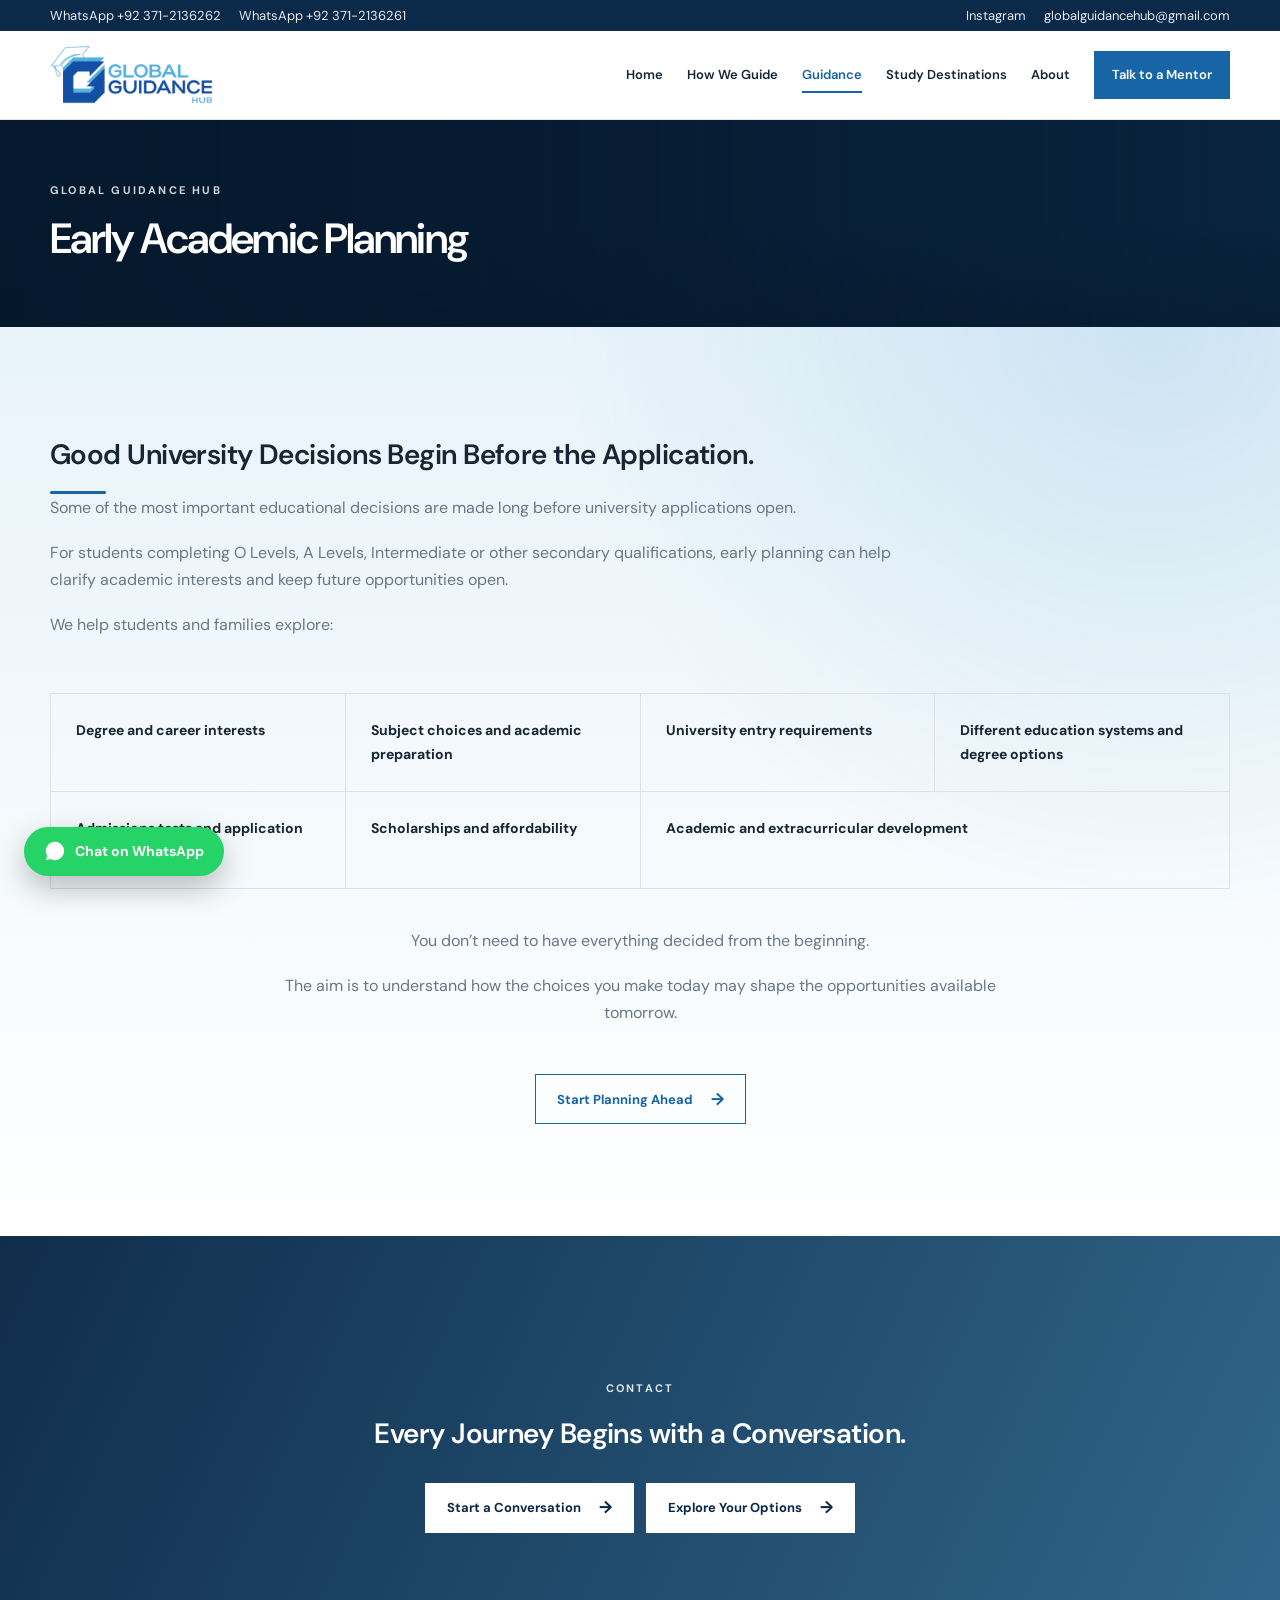
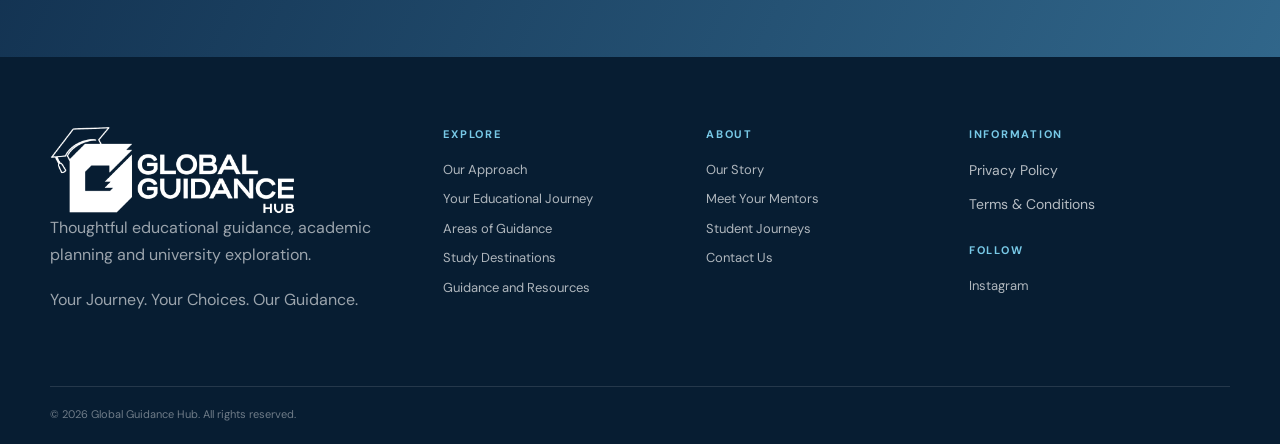
<file: early-planning.html>
<!DOCTYPE html>
<html lang="en">
<head>
  <meta charset="UTF-8">
  <meta name="viewport" content="width=device-width, initial-scale=1.0">
  <meta name="description" content="Global Guidance Hub — thoughtful educational guidance, academic planning and university exploration.">
  <meta property="og:type" content="website">
  <meta property="og:title" content="Early Academic Planning | Global Guidance Hub">
  <meta property="og:description" content="Thoughtful educational guidance, academic planning and university exploration.">
  <meta property="og:url" content="https://mithanizulfikar.github.io/GlobalGuidance/early-planning.html">
  <meta property="og:image" content="https://mithanizulfikar.github.io/GlobalGuidance/assets/global-guidance-hub-logo.png">
  <meta name="theme-color" content="#0b2948">
  <title>Early Academic Planning | Global Guidance Hub</title>
  <link rel="preconnect" href="https://fonts.googleapis.com">
  <link rel="preconnect" href="https://fonts.gstatic.com" crossorigin>
  <link href="https://fonts.googleapis.com/css2?family=DM+Sans:wght@400;500;600;700&display=swap" rel="stylesheet">
  <link rel="stylesheet" href="style.css">
  <style>
    /* ===== top bar + floating WhatsApp ===== */
    .quick-links{background:#0b2948;color:#fff;font-size:13px;line-height:1}
    .quick-links .container{display:flex;flex-wrap:wrap;justify-content:space-between;align-items:center;gap:6px 22px;padding-top:9px;padding-bottom:9px}
    .quick-links span{display:flex;flex-wrap:wrap;gap:6px 18px}
    .quick-links a{color:#fff;text-decoration:none;opacity:.9;white-space:nowrap}
    .quick-links a:hover{opacity:1;text-decoration:underline}
    .wa-float{position:fixed;left:24px;bottom:24px;z-index:60;display:inline-flex;align-items:center;gap:9px;padding:13px 20px;border-radius:999px;background:#25d366;color:#fff;font-size:14px;font-weight:700;text-decoration:none;box-shadow:0 12px 30px rgba(0,0,0,.25);transition:transform .2s}
    .wa-float:hover{transform:translateY(-3px)}
    .brand img{width:auto;height:58px}
    .section-head p,.section-head p:last-child{color:var(--muted)}
    .light-head p,.light-head p:last-child{color:rgba(255,255,255,.8)}
    .about-content{padding:90px 0}
    .final-cta p:last-of-type{margin-top:26px}
    .footer-text{display:block;margin-bottom:11px;color:rgba(255,255,255,.7);font-size:14px}

    /* ===== typography: one font, no italics, one body size, one-line headings ===== */
    :root{--dark:#071d32;--serif:var(--sans)}
    html{scroll-padding-top:100px}
    em{font-style:normal}
    h1,h2,h3{letter-spacing:-.02em}
    h2,.final-cta h2,.intro h2,#about h2,#stories h2{font-size:clamp(20px,2.2vw,28px);white-space:nowrap}
    h4{margin:0 0 10px;font-family:var(--sans);font-size:17px;font-weight:700;line-height:1.35;letter-spacing:0;color:var(--blue)}
    .destination-card h4,.light-head h4{color:var(--sky)}
    .light-head h4{margin-top:6px}
    main p:not(.eyebrow):not(.hero-lead):not(.form-message),main li,.footer-brand p{font-size:16px!important;line-height:1.7}
    .hero .hero-copy{max-width:1000px}
    .hero .hero-copy h1{font-size:clamp(26px,3.3vw,50px)!important;line-height:1.14!important;white-space:nowrap;margin-bottom:8px!important}
    .hero-lead{margin:0 0 24px;font-size:clamp(18px,2vw,28px);font-weight:500;letter-spacing:-.01em;color:var(--sky)}
    .hero .hero-copy .hero-text{margin-bottom:14px}
    .stage-card h3{font-size:22px;line-height:1.2}
    .process-main h3{font-size:clamp(24px,2.2vw,30px)}
    .destination-card h3{font-size:clamp(24px,2vw,30px)}
    .guide-card h3{font-size:19px}
    #about h2{white-space:normal;line-height:1.2;margin-bottom:22px}   /* half-width column: allowed to wrap */

    /* ===== layout ===== */
    .intro-grid{grid-template-columns:1fr;gap:34px}
    .intro-text{max-width:820px;padding-left:30px;border-left:3px solid rgba(23,100,167,.28)}
    .intro-text p+p{margin-top:14px}
    .intro-text .button{margin-top:8px}
    .section-head h2::after,.intro h2::after{content:"";display:block;width:56px;height:3px;border-radius:3px;background:var(--blue);margin-top:20px}
    .light-head h2::after{background:var(--sky)}
    #stories .section-head{max-width:none}
    .center{text-align:center}
    .center p{max-width:760px;margin:0 auto 14px;color:var(--muted)}
    .center .button{margin-top:14px}
    .stage-grid.flow{border:0;gap:18px}
    .stage-grid.flow .stage-card{min-height:0;border:1px solid var(--line)!important}
    #areas .stage-grid,#choosing .stage-grid{grid-template-columns:repeat(4,1fr)}
    #explore .stage-grid{grid-template-columns:repeat(6,1fr)}
    #explore .stage-card{grid-column:span 2}
    #explore .stage-card:nth-child(n+4){grid-column:span 3}
    #choosing .stage-card:last-child{grid-column:span 2}
    .stage-card h4{margin-top:-4px}
    .stage-card p{margin-bottom:10px}
    .process-main p+p{margin-top:8px}
    #how-we-guide .center,#applications .center{margin-top:44px}
    .fit-grid{margin-bottom:0}
    .fit-footer p+p{margin-top:8px}
    .fit-footer{gap:30px}
    .final-cta p{max-width:660px;margin:0 auto 22px;color:rgba(255,255,255,.85)}
    .final-cta .button{margin:4px 6px}
    .final-cta p a{color:inherit;text-decoration:underline}
    .guide-card{min-height:190px;transition:transform .25s ease,box-shadow .25s ease}
    .guide-card:hover{transform:translateY(-4px);box-shadow:0 18px 40px rgba(11,41,72,.12)}
    .guide-card p{margin-top:12px;color:var(--muted)}
    .destination-card.europe{grid-column:span 2}
    /* destination cards: same start line for every heading, clearer text on photos */
    .destination-card{align-items:stretch;padding:66px 31px 31px}
    .destination-card>div{display:flex;flex-direction:column;width:100%}
    .destination-card::before{background:linear-gradient(180deg,rgba(4,20,36,.84) 0%,rgba(4,20,36,.9) 100%)}
    .destination-card:hover::before{background:linear-gradient(180deg,rgba(4,20,36,.74),rgba(11,41,72,.88))}
    .destination-card h3,.destination-card h4,.destination-card p{text-shadow:0 1px 8px rgba(0,0,0,.45)}
    .destination-card h4{min-height:2.7em}
    .destination-card p{color:rgba(255,255,255,.93)}
    .destination-card a{margin-top:auto;padding-top:14px}
    .destination-card p{margin-bottom:8px}
    .footer-brand img{background:transparent;padding:0;filter:brightness(0) invert(1)}
    .profile-intro p+p{margin-top:12px}
    .stories-section .section-head p{display:inline-block;margin:6px 10px 6px 0;padding:10px 22px;border-radius:999px;background:#fff;border:1px solid var(--line);box-shadow:0 8px 24px rgba(11,41,72,.07);color:var(--ink)}
    .stories-section .section-head h2{margin-bottom:26px}
    @media(min-width:681px){#early-planning .fit-grid div:last-child{grid-column:span 2}}

    /* ===== destination photos ===== */
    .malaysia{background-image:url("assets/malaysia.jpg"),url("https://unsplash.com/photos/GcueZ9hmD6c/download?force=true&w=1100")}
    .australia{background-image:url("assets/australia.jpg"),url("https://unsplash.com/photos/3HuDT9sC29U/download?force=true&w=1100"),url("https://images.unsplash.com/photo-1506973035872-a4ec16b8e8d4?auto=format&fit=crop&w=1100&q=82")}

    /* ===== section backgrounds ===== */
    #approach{background:radial-gradient(circle at 92% 8%,rgba(120,201,231,.30),transparent 42%),radial-gradient(circle at 4% 96%,rgba(23,100,167,.10),transparent 40%),var(--cream)}
    #mentors{background:radial-gradient(circle at 94% 12%,rgba(120,201,231,.22),transparent 40%),linear-gradient(180deg,#fff,#f1f8fc)}
    #explore{background:radial-gradient(circle at 6% 0%,rgba(120,201,231,.20),transparent 38%),radial-gradient(rgba(23,100,167,.08) 1.3px,transparent 1.6px) 0 0/28px 28px,linear-gradient(180deg,#fff,#f3f9fd)}
    #how-we-guide,#applications{background:radial-gradient(circle at 95% 6%,rgba(120,201,231,.26),transparent 40%),repeating-linear-gradient(135deg,rgba(11,41,72,.03) 0 1px,transparent 1px 16px),var(--cream)}
    #areas{background:#fff}
    #choosing{background:linear-gradient(rgba(11,41,72,.045) 1px,transparent 1px) 0 0/48px 48px,linear-gradient(90deg,rgba(11,41,72,.045) 1px,transparent 1px) 0 0/48px 48px,radial-gradient(circle at 92% 0%,rgba(120,201,231,.22),transparent 42%),var(--cream)}
    #early-planning{background:radial-gradient(circle at 90% 0%,rgba(35,134,191,.14),transparent 40%),linear-gradient(180deg,#e8f3fa,#fff)}
    #guidance{background:radial-gradient(circle at 4% 0%,rgba(120,201,231,.20),transparent 38%),radial-gradient(rgba(23,100,167,.08) 1.3px,transparent 1.6px) 0 0/28px 28px,linear-gradient(180deg,#fff,#f3f9fd)}
    #stories{background:radial-gradient(circle at 50% 0%,rgba(120,201,231,.32),transparent 58%),linear-gradient(180deg,#eaf4fa,#fff)}

    /* ===== responsive ===== */
    @media(max-width:1080px){
      #areas .stage-grid,#choosing .stage-grid,#explore .stage-grid{grid-template-columns:repeat(2,1fr)}
      #explore .stage-card,#explore .stage-card:nth-child(n+4){grid-column:span 1}
      #explore .stage-card:last-child,#choosing .stage-card:last-child{grid-column:span 2}
      .destination-card.europe{grid-column:auto}
    }
    @media(max-width:800px){
      h2,.final-cta h2,.intro h2,#stories h2{white-space:normal;font-size:24px}
      .hero .hero-copy h1{white-space:normal;font-size:30px!important}
    }
    @media(max-width:680px){
      #areas .stage-grid,#choosing .stage-grid,#explore .stage-grid{grid-template-columns:1fr}
      #explore .stage-card:last-child,#choosing .stage-card:last-child{grid-column:span 1}
      .quick-links .container{justify-content:center}
      .wa-float{left:14px;bottom:16px;padding:12px 16px;font-size:13px}
    }

    /* ===== multi-page: inner-page banner, active menu item ===== */
    .page-hero{min-height:0}
    .page-hero .hero-inner{min-height:0;padding:64px 0}
    .page-hero .hero-copy h1{margin-bottom:0!important}
    .main-nav a[aria-current="page"]:not(.nav-button){color:var(--blue);box-shadow:inset 0 -2px 0 var(--blue)}
    .intro-text .button{margin:8px 8px 0 0}

    /* ===== welcome popup (home page) ===== */
    .welcome-pop{position:fixed;inset:0;z-index:500;display:flex;align-items:center;justify-content:center;padding:20px;background:rgba(4,20,36,.74);opacity:0;visibility:hidden;transition:opacity .35s,visibility .35s}
    .welcome-pop.show{opacity:1;visibility:visible}
    .welcome-card{position:relative;display:grid;grid-template-columns:1fr 1fr;width:min(860px,100%);max-height:92vh;overflow:auto;background:#fff;box-shadow:0 40px 100px rgba(0,0,0,.45);transform:translateY(24px) scale(.98);transition:transform .4s}
    .welcome-pop.show .welcome-card{transform:none}
    .welcome-img{min-height:430px;background:linear-gradient(rgba(7,29,50,.2),rgba(7,29,50,.55)),url("https://images.unsplash.com/photo-1564981797816-1043664bf78d?auto=format&fit=crop&w=1100&q=85") center/cover}
    .welcome-text{display:flex;flex-direction:column;justify-content:center;padding:46px 40px}
    .welcome-card h2{white-space:normal;font-size:clamp(26px,3vw,34px);line-height:1.15;margin-bottom:8px}
    .welcome-lead{margin-bottom:14px;font-size:20px;font-weight:600;color:var(--blue)}
    .welcome-text p{font-size:16px;line-height:1.7;color:var(--muted)}
    .welcome-text .welcome-lead{color:var(--blue)}
    .welcome-actions{display:flex;flex-wrap:wrap;gap:10px;margin-top:22px}
    .welcome-close{position:absolute;top:10px;right:12px;z-index:3;width:38px;height:38px;border:0;border-radius:50%;background:rgba(255,255,255,.95);font-size:24px;line-height:1;cursor:pointer;box-shadow:0 4px 14px rgba(0,0,0,.2)}
    @media(max-width:680px){.welcome-card{grid-template-columns:1fr}.welcome-img{min-height:170px}.welcome-text{padding:28px 24px}}

    /* ===== dropdown menus; banner title replaces the first section's small label ===== */
    .nav-drop{position:relative;display:inline-flex}
    .drop-menu{position:absolute;top:100%;left:-14px;z-index:120;display:none;min-width:290px;padding:10px;background:#fff;border:1px solid var(--line);box-shadow:0 22px 50px rgba(11,41,72,.16)}
    .drop-menu a{display:block;padding:11px 14px;white-space:nowrap}
    .nav-drop:hover .drop-menu,.nav-drop:focus-within .drop-menu{display:block}
    .page-hero + section .eyebrow{display:none}
    @media(max-width:960px){.nav-drop{display:block}.drop-menu{position:static;display:block;min-width:0;padding:0 0 0 14px;border:0;box-shadow:none}.drop-menu a{padding:8px 0}}

  </style>
</head>
<body>

<div class="quick-links"><div class="container">
  <span><a href="https://wa.me/923712136262" target="_blank" rel="noopener">WhatsApp +92 371-2136262</a><a href="https://wa.me/923712136261" target="_blank" rel="noopener">WhatsApp +92 371-2136261</a></span>
  <span><a href="https://www.instagram.com/global.guidance.hub/" target="_blank" rel="noopener">Instagram</a><a href="mailto:globalguidancehub@gmail.com">globalguidancehub@gmail.com</a></span>
</div></div>

<header class="site-header" id="top">
  <div class="container nav-wrap">
    <a class="brand" href="index.html" aria-label="Global Guidance Hub"><img src="assets/global-guidance-hub-logo.png" alt="Global Guidance Hub logo"></a>
    <button class="menu-toggle" type="button" aria-label="Open navigation" aria-expanded="false"><span></span><span></span><span></span></button>
    <nav class="main-nav" id="mainNav" aria-label="Main navigation">
      <a href="index.html">Home</a>
      <a href="how-we-guide.html">How We Guide</a>
      <div class="nav-drop"><a href="areas.html" aria-current="page">Guidance</a><div class="drop-menu"><a href="areas.html">Areas of Guidance</a><a href="universities.html">Choosing the Right University</a><a href="early-planning.html" aria-current="page">Early Academic Planning</a><a href="applications.html">Applications and Admissions</a><a href="resources.html">Guidance and Resources</a></div></div>
      <a href="destinations.html">Study Destinations</a>
      <div class="nav-drop"><a href="about.html">About</a><div class="drop-menu"><a href="about.html">About Global Guidance Hub</a><a href="mentors.html">Introducing the Mentors</a><a href="stories.html">Student Journeys</a></div></div>
      <a class="nav-button" href="contact.html">Talk to a Mentor</a>
    </nav>
  </div>
</header>

<main>
<section class="hero page-hero"><div class="hero-media" aria-hidden="true"></div><div class="hero-shade" aria-hidden="true"></div><div class="container hero-inner"><div class="hero-copy"><p class="eyebrow">GLOBAL GUIDANCE HUB</p><h1>Early Academic Planning</h1></div></div></section>

  <section class="section fit-section" id="early-planning"><div class="container">
      <div class="section-head  reveal"><p class="eyebrow eyebrow-blue">EARLY ACADEMIC PLANNING</p><h2>Good University Decisions Begin Before the Application.</h2><p>Some of the most important educational decisions are made long before university applications open.</p><p>For students completing O Levels, A Levels, Intermediate or other secondary qualifications, early planning can help clarify academic interests and keep future opportunities open.</p><p>We help students and families explore:</p></div><div class="fit-grid"><div>Degree and career interests</div><div>Subject choices and academic preparation</div><div>University entry requirements</div><div>Different education systems and degree options</div><div>Admissions tests and application timelines</div><div>Scholarships and affordability</div><div>Academic and extracurricular development</div></div>
      <div class="fit-footer"><div><p>You don’t need to have everything decided from the beginning.</p><p>The aim is to understand how the choices you make today may shape the opportunities available tomorrow.</p></div><a class="button button-outline" href="contact.html#profile">Start Planning Ahead <span>→</span></a></div></div></section>

<section class="final-cta"><div class="container reveal"><p class="eyebrow eyebrow-light">CONTACT</p><h2>Every Journey Begins with a Conversation.</h2><a class="button button-white" href="https://wa.me/923712136262?text=Hello%20Global%20Guidance%20Hub%2C%20I%27d%20like%20to%20start%20a%20conversation." target="_blank" rel="noopener">Start a Conversation <span>→</span></a><a class="button button-white" href="contact.html#profile">Explore Your Options <span>→</span></a></div></section>
</main>

<footer class="footer">
  <div class="container footer-grid">
    <div class="footer-brand"><img src="assets/global-guidance-hub-logo.png" alt="Global Guidance Hub logo"><p>Thoughtful educational guidance, academic planning and university exploration.</p><p>Your Journey. Your Choices. Our Guidance.</p></div>
    <div><h4>Explore</h4><a href="index.html#approach">Our Approach</a><a href="index.html#explore">Your Educational Journey</a><a href="areas.html#areas">Areas of Guidance</a><a href="destinations.html#destinations">Study Destinations</a><a href="resources.html#guidance">Guidance and Resources</a></div>
    <div><h4>About</h4><a href="about.html#about">Our Story</a><a href="mentors.html#mentors">Meet Your Mentors</a><a href="stories.html#stories">Student Journeys</a><a href="contact.html#contact">Contact Us</a></div>
    <div><h4>Information</h4><span class="footer-text">Privacy Policy</span><span class="footer-text">Terms &amp; Conditions</span>
      <h4 class="follow-title">Follow</h4><div class="socials"><a href="https://www.instagram.com/global.guidance.hub/" target="_blank" rel="noopener">Instagram</a></div></div>
  </div>
  <div class="container footer-bottom"><span>© <span id="year">2026</span> Global Guidance Hub. All rights reserved.</span></div>
</footer>

<a class="wa-float" href="https://wa.me/923712136262?text=Hello%20Global%20Guidance%20Hub%2C%20I%20would%20like%20to%20talk%20to%20a%20mentor%20about%20studying%20abroad." target="_blank" rel="noopener" aria-label="Chat with us on WhatsApp"><svg viewBox="0 0 24 24" width="22" height="22" aria-hidden="true"><path fill="#fff" d="M12 2a10 10 0 0 0-8.6 15.1L2 22l5-1.3A10 10 0 1 0 12 2z"/></svg><span>Chat on WhatsApp</span></a>
<button class="back-top" id="backTop" aria-label="Back to top">↑</button>

<script src="script.js"></script>

<script>
/* ---------- Anchor links: always land on the very top of the section (below the sticky header) ---------- */
(function () {
  var hdr = document.querySelector('.site-header');
  function go(id, smooth) {
    var el = document.getElementById(id); if (!el) return;
    var y = el.getBoundingClientRect().top + window.pageYOffset - (hdr ? hdr.offsetHeight : 0) - 4;
    window.scrollTo({ top: Math.max(0, y), behavior: smooth ? 'smooth' : 'instant' });
  }
  function settle(id, tries) {
    var last = -1, still = 0;
    (function tick() {
      var y = window.pageYOffset;
      if (y === last) still++; else { still = 0; last = y; }
      if (still < 8) { requestAnimationFrame(tick); return; }
      var el = document.getElementById(id); if (!el || tries < 1) return;
      var d = el.getBoundingClientRect().top - ((hdr ? hdr.offsetHeight : 0) + 4);
      if (Math.abs(d) > 2) { go(id, false); settle(id, tries - 1); }
    })();
  }
  document.addEventListener('click', function (e) {
    var a = e.target.closest ? e.target.closest('a[href^="#"]') : null;
    if (!a) return;
    var id = a.getAttribute('href').slice(1);
    if (!id || !document.getElementById(id)) return;
    e.preventDefault(); go(id, true);
    settle(id, 4);   // keep correcting until the page has stopped moving
  });
  // Always open at the top of the page, unless the link itself points to a section (e.g. /#about)
  if ('scrollRestoration' in history) history.scrollRestoration = 'manual';
  window.addEventListener('load', function () {
    var id = location.hash.slice(1);
    if (id && document.getElementById(id)) setTimeout(function () { go(id, false); }, 250);
    else window.scrollTo(0, 0);
  });
})();
</script>
</body>
</html>
</file>
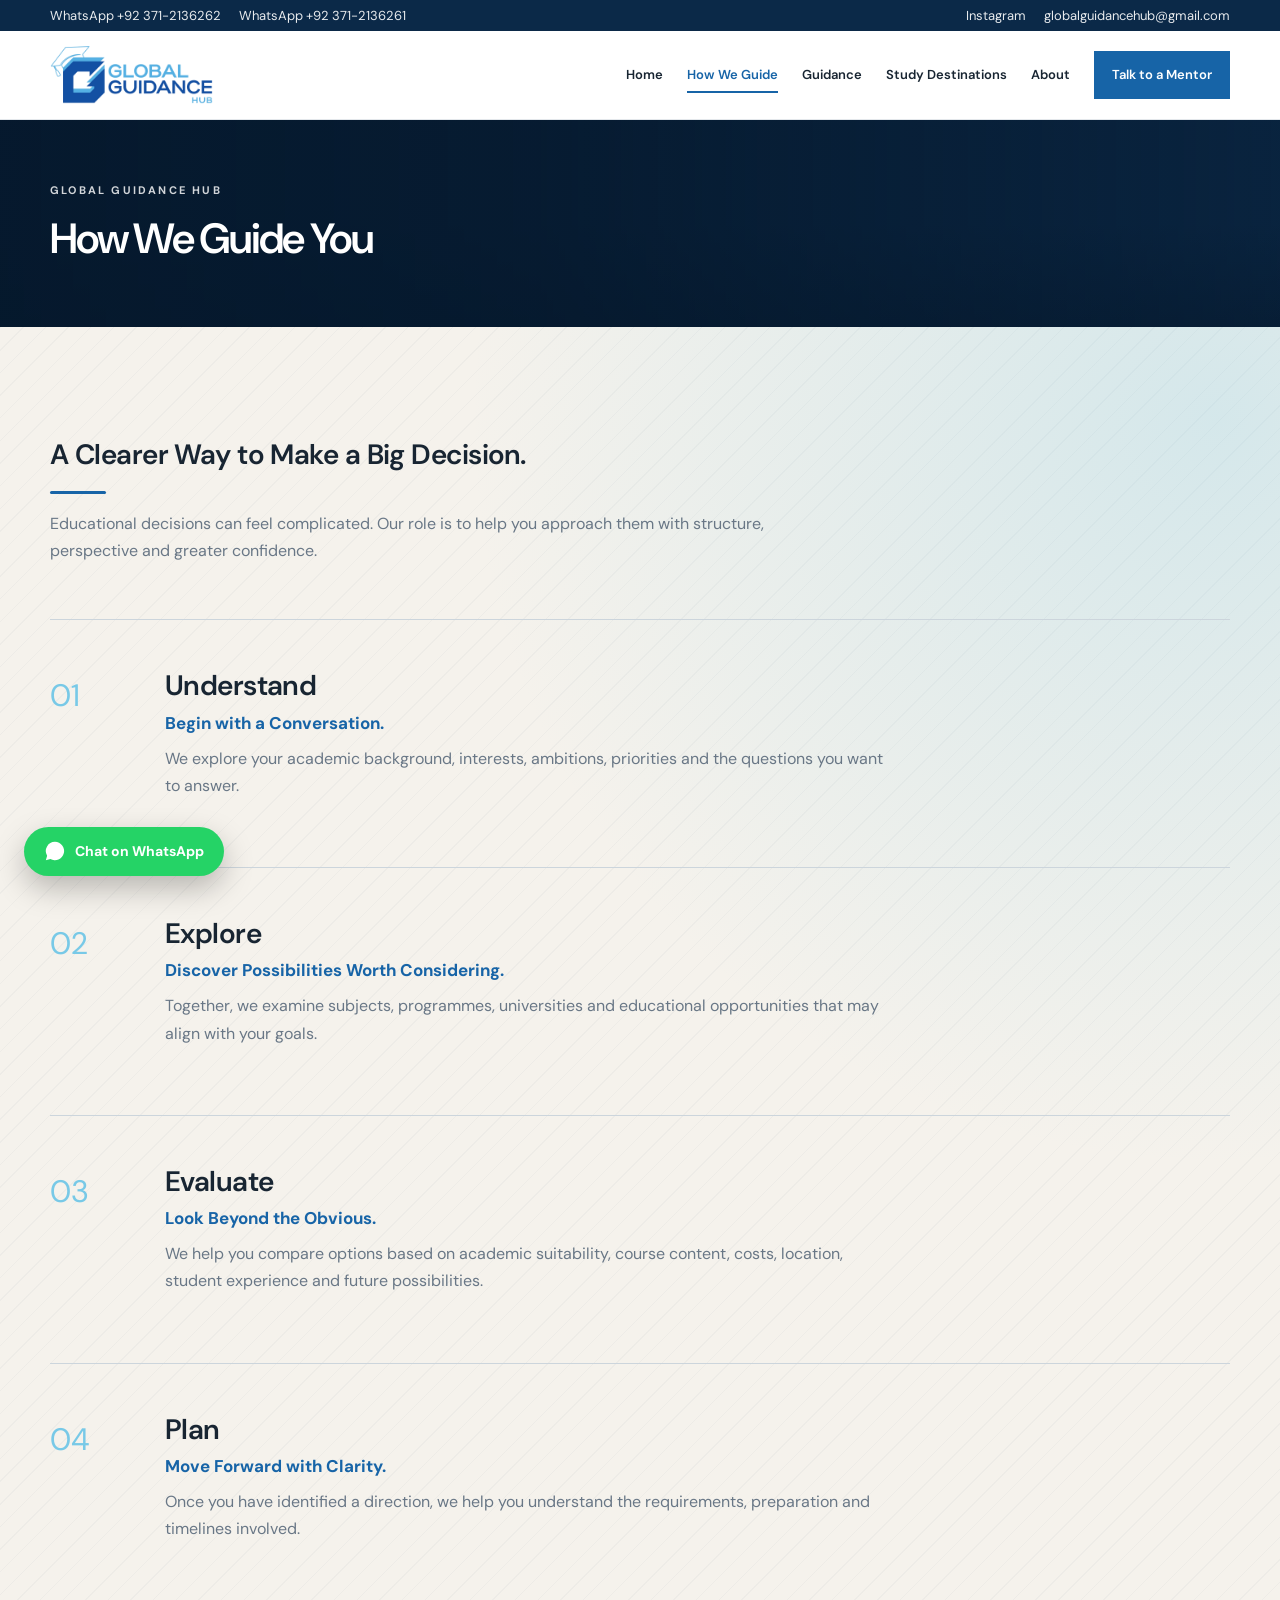
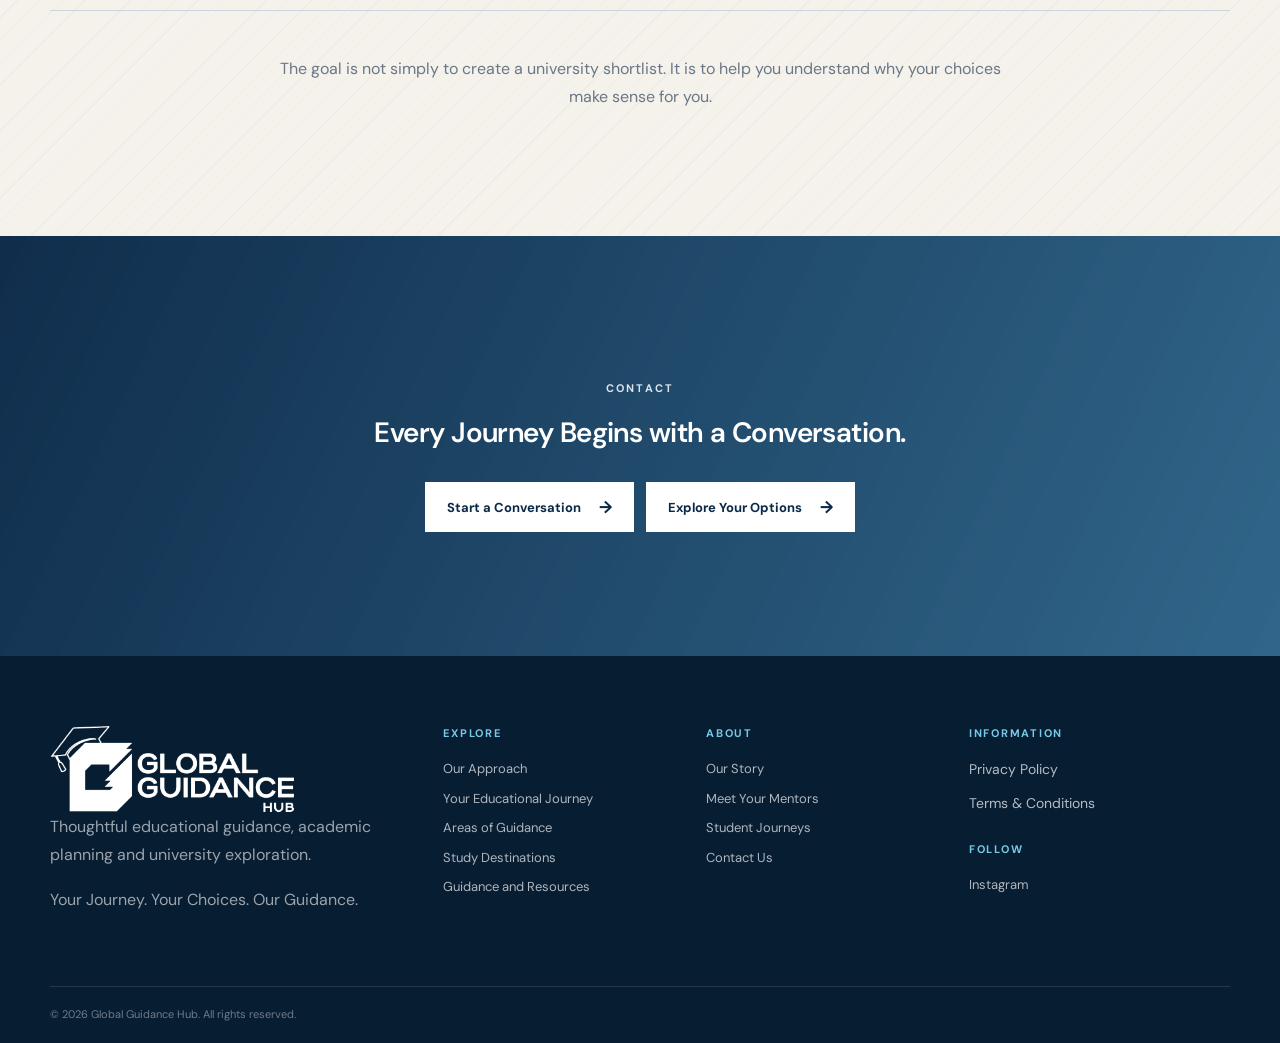
<file: how-we-guide.html>
<!DOCTYPE html>
<html lang="en">
<head>
  <meta charset="UTF-8">
  <meta name="viewport" content="width=device-width, initial-scale=1.0">
  <meta name="description" content="Global Guidance Hub — thoughtful educational guidance, academic planning and university exploration.">
  <meta property="og:type" content="website">
  <meta property="og:title" content="How We Guide You | Global Guidance Hub">
  <meta property="og:description" content="Thoughtful educational guidance, academic planning and university exploration.">
  <meta property="og:url" content="https://mithanizulfikar.github.io/GlobalGuidance/how-we-guide.html">
  <meta property="og:image" content="https://mithanizulfikar.github.io/GlobalGuidance/assets/global-guidance-hub-logo.png">
  <meta name="theme-color" content="#0b2948">
  <title>How We Guide You | Global Guidance Hub</title>
  <link rel="preconnect" href="https://fonts.googleapis.com">
  <link rel="preconnect" href="https://fonts.gstatic.com" crossorigin>
  <link href="https://fonts.googleapis.com/css2?family=DM+Sans:wght@400;500;600;700&display=swap" rel="stylesheet">
  <link rel="stylesheet" href="style.css">
  <style>
    /* ===== top bar + floating WhatsApp ===== */
    .quick-links{background:#0b2948;color:#fff;font-size:13px;line-height:1}
    .quick-links .container{display:flex;flex-wrap:wrap;justify-content:space-between;align-items:center;gap:6px 22px;padding-top:9px;padding-bottom:9px}
    .quick-links span{display:flex;flex-wrap:wrap;gap:6px 18px}
    .quick-links a{color:#fff;text-decoration:none;opacity:.9;white-space:nowrap}
    .quick-links a:hover{opacity:1;text-decoration:underline}
    .wa-float{position:fixed;left:24px;bottom:24px;z-index:60;display:inline-flex;align-items:center;gap:9px;padding:13px 20px;border-radius:999px;background:#25d366;color:#fff;font-size:14px;font-weight:700;text-decoration:none;box-shadow:0 12px 30px rgba(0,0,0,.25);transition:transform .2s}
    .wa-float:hover{transform:translateY(-3px)}
    .brand img{width:auto;height:58px}
    .section-head p,.section-head p:last-child{color:var(--muted)}
    .light-head p,.light-head p:last-child{color:rgba(255,255,255,.8)}
    .about-content{padding:90px 0}
    .final-cta p:last-of-type{margin-top:26px}
    .footer-text{display:block;margin-bottom:11px;color:rgba(255,255,255,.7);font-size:14px}

    /* ===== typography: one font, no italics, one body size, one-line headings ===== */
    :root{--dark:#071d32;--serif:var(--sans)}
    html{scroll-padding-top:100px}
    em{font-style:normal}
    h1,h2,h3{letter-spacing:-.02em}
    h2,.final-cta h2,.intro h2,#about h2,#stories h2{font-size:clamp(20px,2.2vw,28px);white-space:nowrap}
    h4{margin:0 0 10px;font-family:var(--sans);font-size:17px;font-weight:700;line-height:1.35;letter-spacing:0;color:var(--blue)}
    .destination-card h4,.light-head h4{color:var(--sky)}
    .light-head h4{margin-top:6px}
    main p:not(.eyebrow):not(.hero-lead):not(.form-message),main li,.footer-brand p{font-size:16px!important;line-height:1.7}
    .hero .hero-copy{max-width:1000px}
    .hero .hero-copy h1{font-size:clamp(26px,3.3vw,50px)!important;line-height:1.14!important;white-space:nowrap;margin-bottom:8px!important}
    .hero-lead{margin:0 0 24px;font-size:clamp(18px,2vw,28px);font-weight:500;letter-spacing:-.01em;color:var(--sky)}
    .hero .hero-copy .hero-text{margin-bottom:14px}
    .stage-card h3{font-size:22px;line-height:1.2}
    .process-main h3{font-size:clamp(24px,2.2vw,30px)}
    .destination-card h3{font-size:clamp(24px,2vw,30px)}
    .guide-card h3{font-size:19px}
    #about h2{white-space:normal;line-height:1.2;margin-bottom:22px}   /* half-width column: allowed to wrap */

    /* ===== layout ===== */
    .intro-grid{grid-template-columns:1fr;gap:34px}
    .intro-text{max-width:820px;padding-left:30px;border-left:3px solid rgba(23,100,167,.28)}
    .intro-text p+p{margin-top:14px}
    .intro-text .button{margin-top:8px}
    .section-head h2::after,.intro h2::after{content:"";display:block;width:56px;height:3px;border-radius:3px;background:var(--blue);margin-top:20px}
    .light-head h2::after{background:var(--sky)}
    #stories .section-head{max-width:none}
    .center{text-align:center}
    .center p{max-width:760px;margin:0 auto 14px;color:var(--muted)}
    .center .button{margin-top:14px}
    .stage-grid.flow{border:0;gap:18px}
    .stage-grid.flow .stage-card{min-height:0;border:1px solid var(--line)!important}
    #areas .stage-grid,#choosing .stage-grid{grid-template-columns:repeat(4,1fr)}
    #explore .stage-grid{grid-template-columns:repeat(6,1fr)}
    #explore .stage-card{grid-column:span 2}
    #explore .stage-card:nth-child(n+4){grid-column:span 3}
    #choosing .stage-card:last-child{grid-column:span 2}
    .stage-card h4{margin-top:-4px}
    .stage-card p{margin-bottom:10px}
    .process-main p+p{margin-top:8px}
    #how-we-guide .center,#applications .center{margin-top:44px}
    .fit-grid{margin-bottom:0}
    .fit-footer p+p{margin-top:8px}
    .fit-footer{gap:30px}
    .final-cta p{max-width:660px;margin:0 auto 22px;color:rgba(255,255,255,.85)}
    .final-cta .button{margin:4px 6px}
    .final-cta p a{color:inherit;text-decoration:underline}
    .guide-card{min-height:190px;transition:transform .25s ease,box-shadow .25s ease}
    .guide-card:hover{transform:translateY(-4px);box-shadow:0 18px 40px rgba(11,41,72,.12)}
    .guide-card p{margin-top:12px;color:var(--muted)}
    .destination-card.europe{grid-column:span 2}
    /* destination cards: same start line for every heading, clearer text on photos */
    .destination-card{align-items:stretch;padding:66px 31px 31px}
    .destination-card>div{display:flex;flex-direction:column;width:100%}
    .destination-card::before{background:linear-gradient(180deg,rgba(4,20,36,.84) 0%,rgba(4,20,36,.9) 100%)}
    .destination-card:hover::before{background:linear-gradient(180deg,rgba(4,20,36,.74),rgba(11,41,72,.88))}
    .destination-card h3,.destination-card h4,.destination-card p{text-shadow:0 1px 8px rgba(0,0,0,.45)}
    .destination-card h4{min-height:2.7em}
    .destination-card p{color:rgba(255,255,255,.93)}
    .destination-card a{margin-top:auto;padding-top:14px}
    .destination-card p{margin-bottom:8px}
    .footer-brand img{background:transparent;padding:0;filter:brightness(0) invert(1)}
    .profile-intro p+p{margin-top:12px}
    .stories-section .section-head p{display:inline-block;margin:6px 10px 6px 0;padding:10px 22px;border-radius:999px;background:#fff;border:1px solid var(--line);box-shadow:0 8px 24px rgba(11,41,72,.07);color:var(--ink)}
    .stories-section .section-head h2{margin-bottom:26px}
    @media(min-width:681px){#early-planning .fit-grid div:last-child{grid-column:span 2}}

    /* ===== destination photos ===== */
    .malaysia{background-image:url("assets/malaysia.jpg"),url("https://unsplash.com/photos/GcueZ9hmD6c/download?force=true&w=1100")}
    .australia{background-image:url("assets/australia.jpg"),url("https://unsplash.com/photos/3HuDT9sC29U/download?force=true&w=1100"),url("https://images.unsplash.com/photo-1506973035872-a4ec16b8e8d4?auto=format&fit=crop&w=1100&q=82")}

    /* ===== section backgrounds ===== */
    #approach{background:radial-gradient(circle at 92% 8%,rgba(120,201,231,.30),transparent 42%),radial-gradient(circle at 4% 96%,rgba(23,100,167,.10),transparent 40%),var(--cream)}
    #mentors{background:radial-gradient(circle at 94% 12%,rgba(120,201,231,.22),transparent 40%),linear-gradient(180deg,#fff,#f1f8fc)}
    #explore{background:radial-gradient(circle at 6% 0%,rgba(120,201,231,.20),transparent 38%),radial-gradient(rgba(23,100,167,.08) 1.3px,transparent 1.6px) 0 0/28px 28px,linear-gradient(180deg,#fff,#f3f9fd)}
    #how-we-guide,#applications{background:radial-gradient(circle at 95% 6%,rgba(120,201,231,.26),transparent 40%),repeating-linear-gradient(135deg,rgba(11,41,72,.03) 0 1px,transparent 1px 16px),var(--cream)}
    #areas{background:#fff}
    #choosing{background:linear-gradient(rgba(11,41,72,.045) 1px,transparent 1px) 0 0/48px 48px,linear-gradient(90deg,rgba(11,41,72,.045) 1px,transparent 1px) 0 0/48px 48px,radial-gradient(circle at 92% 0%,rgba(120,201,231,.22),transparent 42%),var(--cream)}
    #early-planning{background:radial-gradient(circle at 90% 0%,rgba(35,134,191,.14),transparent 40%),linear-gradient(180deg,#e8f3fa,#fff)}
    #guidance{background:radial-gradient(circle at 4% 0%,rgba(120,201,231,.20),transparent 38%),radial-gradient(rgba(23,100,167,.08) 1.3px,transparent 1.6px) 0 0/28px 28px,linear-gradient(180deg,#fff,#f3f9fd)}
    #stories{background:radial-gradient(circle at 50% 0%,rgba(120,201,231,.32),transparent 58%),linear-gradient(180deg,#eaf4fa,#fff)}

    /* ===== responsive ===== */
    @media(max-width:1080px){
      #areas .stage-grid,#choosing .stage-grid,#explore .stage-grid{grid-template-columns:repeat(2,1fr)}
      #explore .stage-card,#explore .stage-card:nth-child(n+4){grid-column:span 1}
      #explore .stage-card:last-child,#choosing .stage-card:last-child{grid-column:span 2}
      .destination-card.europe{grid-column:auto}
    }
    @media(max-width:800px){
      h2,.final-cta h2,.intro h2,#stories h2{white-space:normal;font-size:24px}
      .hero .hero-copy h1{white-space:normal;font-size:30px!important}
    }
    @media(max-width:680px){
      #areas .stage-grid,#choosing .stage-grid,#explore .stage-grid{grid-template-columns:1fr}
      #explore .stage-card:last-child,#choosing .stage-card:last-child{grid-column:span 1}
      .quick-links .container{justify-content:center}
      .wa-float{left:14px;bottom:16px;padding:12px 16px;font-size:13px}
    }

    /* ===== multi-page: inner-page banner, active menu item ===== */
    .page-hero{min-height:0}
    .page-hero .hero-inner{min-height:0;padding:64px 0}
    .page-hero .hero-copy h1{margin-bottom:0!important}
    .main-nav a[aria-current="page"]:not(.nav-button){color:var(--blue);box-shadow:inset 0 -2px 0 var(--blue)}
    .intro-text .button{margin:8px 8px 0 0}

    /* ===== welcome popup (home page) ===== */
    .welcome-pop{position:fixed;inset:0;z-index:500;display:flex;align-items:center;justify-content:center;padding:20px;background:rgba(4,20,36,.74);opacity:0;visibility:hidden;transition:opacity .35s,visibility .35s}
    .welcome-pop.show{opacity:1;visibility:visible}
    .welcome-card{position:relative;display:grid;grid-template-columns:1fr 1fr;width:min(860px,100%);max-height:92vh;overflow:auto;background:#fff;box-shadow:0 40px 100px rgba(0,0,0,.45);transform:translateY(24px) scale(.98);transition:transform .4s}
    .welcome-pop.show .welcome-card{transform:none}
    .welcome-img{min-height:430px;background:linear-gradient(rgba(7,29,50,.2),rgba(7,29,50,.55)),url("https://images.unsplash.com/photo-1564981797816-1043664bf78d?auto=format&fit=crop&w=1100&q=85") center/cover}
    .welcome-text{display:flex;flex-direction:column;justify-content:center;padding:46px 40px}
    .welcome-card h2{white-space:normal;font-size:clamp(26px,3vw,34px);line-height:1.15;margin-bottom:8px}
    .welcome-lead{margin-bottom:14px;font-size:20px;font-weight:600;color:var(--blue)}
    .welcome-text p{font-size:16px;line-height:1.7;color:var(--muted)}
    .welcome-text .welcome-lead{color:var(--blue)}
    .welcome-actions{display:flex;flex-wrap:wrap;gap:10px;margin-top:22px}
    .welcome-close{position:absolute;top:10px;right:12px;z-index:3;width:38px;height:38px;border:0;border-radius:50%;background:rgba(255,255,255,.95);font-size:24px;line-height:1;cursor:pointer;box-shadow:0 4px 14px rgba(0,0,0,.2)}
    @media(max-width:680px){.welcome-card{grid-template-columns:1fr}.welcome-img{min-height:170px}.welcome-text{padding:28px 24px}}

    /* ===== dropdown menus; banner title replaces the first section's small label ===== */
    .nav-drop{position:relative;display:inline-flex}
    .drop-menu{position:absolute;top:100%;left:-14px;z-index:120;display:none;min-width:290px;padding:10px;background:#fff;border:1px solid var(--line);box-shadow:0 22px 50px rgba(11,41,72,.16)}
    .drop-menu a{display:block;padding:11px 14px;white-space:nowrap}
    .nav-drop:hover .drop-menu,.nav-drop:focus-within .drop-menu{display:block}
    .page-hero + section .eyebrow{display:none}
    @media(max-width:960px){.nav-drop{display:block}.drop-menu{position:static;display:block;min-width:0;padding:0 0 0 14px;border:0;box-shadow:none}.drop-menu a{padding:8px 0}}

  </style>
</head>
<body>

<div class="quick-links"><div class="container">
  <span><a href="https://wa.me/923712136262" target="_blank" rel="noopener">WhatsApp +92 371-2136262</a><a href="https://wa.me/923712136261" target="_blank" rel="noopener">WhatsApp +92 371-2136261</a></span>
  <span><a href="https://www.instagram.com/global.guidance.hub/" target="_blank" rel="noopener">Instagram</a><a href="mailto:globalguidancehub@gmail.com">globalguidancehub@gmail.com</a></span>
</div></div>

<header class="site-header" id="top">
  <div class="container nav-wrap">
    <a class="brand" href="index.html" aria-label="Global Guidance Hub"><img src="assets/global-guidance-hub-logo.png" alt="Global Guidance Hub logo"></a>
    <button class="menu-toggle" type="button" aria-label="Open navigation" aria-expanded="false"><span></span><span></span><span></span></button>
    <nav class="main-nav" id="mainNav" aria-label="Main navigation">
      <a href="index.html">Home</a>
      <a href="how-we-guide.html" aria-current="page">How We Guide</a>
      <div class="nav-drop"><a href="areas.html">Guidance</a><div class="drop-menu"><a href="areas.html">Areas of Guidance</a><a href="universities.html">Choosing the Right University</a><a href="early-planning.html">Early Academic Planning</a><a href="applications.html">Applications and Admissions</a><a href="resources.html">Guidance and Resources</a></div></div>
      <a href="destinations.html">Study Destinations</a>
      <div class="nav-drop"><a href="about.html">About</a><div class="drop-menu"><a href="about.html">About Global Guidance Hub</a><a href="mentors.html">Introducing the Mentors</a><a href="stories.html">Student Journeys</a></div></div>
      <a class="nav-button" href="contact.html">Talk to a Mentor</a>
    </nav>
  </div>
</header>

<main>
<section class="hero page-hero"><div class="hero-media" aria-hidden="true"></div><div class="hero-shade" aria-hidden="true"></div><div class="container hero-inner"><div class="hero-copy"><p class="eyebrow">GLOBAL GUIDANCE HUB</p><h1>How We Guide You</h1></div></div></section>

  <section class="section process-section" id="how-we-guide"><div class="container">
      <div class="section-head narrow reveal"><p class="eyebrow eyebrow-blue">HOW WE GUIDE YOU</p><h2>A Clearer Way to Make a Big Decision.</h2><p>Educational decisions can feel complicated. Our role is to help you approach them with structure, perspective and greater confidence.</p></div><div class="process"><article class="process-row reveal"><div class="process-no">01</div><div class="process-main"><h3>Understand</h3><h4>Begin with a Conversation.</h4><p>We explore your academic background, interests, ambitions, priorities and the questions you want to answer.</p></div></article><article class="process-row reveal"><div class="process-no">02</div><div class="process-main"><h3>Explore</h3><h4>Discover Possibilities Worth Considering.</h4><p>Together, we examine subjects, programmes, universities and educational opportunities that may align with your goals.</p></div></article><article class="process-row reveal"><div class="process-no">03</div><div class="process-main"><h3>Evaluate</h3><h4>Look Beyond the Obvious.</h4><p>We help you compare options based on academic suitability, course content, costs, location, student experience and future possibilities.</p></div></article><article class="process-row reveal"><div class="process-no">04</div><div class="process-main"><h3>Plan</h3><h4>Move Forward with Clarity.</h4><p>Once you have identified a direction, we help you understand the requirements, preparation and timelines involved.</p></div></article></div>
      <div class="center reveal"><p>The goal is not simply to create a university shortlist. It is to help you understand why your choices make sense for you.</p></div></div></section>

<section class="final-cta"><div class="container reveal"><p class="eyebrow eyebrow-light">CONTACT</p><h2>Every Journey Begins with a Conversation.</h2><a class="button button-white" href="https://wa.me/923712136262?text=Hello%20Global%20Guidance%20Hub%2C%20I%27d%20like%20to%20start%20a%20conversation." target="_blank" rel="noopener">Start a Conversation <span>→</span></a><a class="button button-white" href="contact.html#profile">Explore Your Options <span>→</span></a></div></section>
</main>

<footer class="footer">
  <div class="container footer-grid">
    <div class="footer-brand"><img src="assets/global-guidance-hub-logo.png" alt="Global Guidance Hub logo"><p>Thoughtful educational guidance, academic planning and university exploration.</p><p>Your Journey. Your Choices. Our Guidance.</p></div>
    <div><h4>Explore</h4><a href="index.html#approach">Our Approach</a><a href="index.html#explore">Your Educational Journey</a><a href="areas.html#areas">Areas of Guidance</a><a href="destinations.html#destinations">Study Destinations</a><a href="resources.html#guidance">Guidance and Resources</a></div>
    <div><h4>About</h4><a href="about.html#about">Our Story</a><a href="mentors.html#mentors">Meet Your Mentors</a><a href="stories.html#stories">Student Journeys</a><a href="contact.html#contact">Contact Us</a></div>
    <div><h4>Information</h4><span class="footer-text">Privacy Policy</span><span class="footer-text">Terms &amp; Conditions</span>
      <h4 class="follow-title">Follow</h4><div class="socials"><a href="https://www.instagram.com/global.guidance.hub/" target="_blank" rel="noopener">Instagram</a></div></div>
  </div>
  <div class="container footer-bottom"><span>© <span id="year">2026</span> Global Guidance Hub. All rights reserved.</span></div>
</footer>

<a class="wa-float" href="https://wa.me/923712136262?text=Hello%20Global%20Guidance%20Hub%2C%20I%20would%20like%20to%20talk%20to%20a%20mentor%20about%20studying%20abroad." target="_blank" rel="noopener" aria-label="Chat with us on WhatsApp"><svg viewBox="0 0 24 24" width="22" height="22" aria-hidden="true"><path fill="#fff" d="M12 2a10 10 0 0 0-8.6 15.1L2 22l5-1.3A10 10 0 1 0 12 2z"/></svg><span>Chat on WhatsApp</span></a>
<button class="back-top" id="backTop" aria-label="Back to top">↑</button>

<script src="script.js"></script>

<script>
/* ---------- Anchor links: always land on the very top of the section (below the sticky header) ---------- */
(function () {
  var hdr = document.querySelector('.site-header');
  function go(id, smooth) {
    var el = document.getElementById(id); if (!el) return;
    var y = el.getBoundingClientRect().top + window.pageYOffset - (hdr ? hdr.offsetHeight : 0) - 4;
    window.scrollTo({ top: Math.max(0, y), behavior: smooth ? 'smooth' : 'instant' });
  }
  function settle(id, tries) {
    var last = -1, still = 0;
    (function tick() {
      var y = window.pageYOffset;
      if (y === last) still++; else { still = 0; last = y; }
      if (still < 8) { requestAnimationFrame(tick); return; }
      var el = document.getElementById(id); if (!el || tries < 1) return;
      var d = el.getBoundingClientRect().top - ((hdr ? hdr.offsetHeight : 0) + 4);
      if (Math.abs(d) > 2) { go(id, false); settle(id, tries - 1); }
    })();
  }
  document.addEventListener('click', function (e) {
    var a = e.target.closest ? e.target.closest('a[href^="#"]') : null;
    if (!a) return;
    var id = a.getAttribute('href').slice(1);
    if (!id || !document.getElementById(id)) return;
    e.preventDefault(); go(id, true);
    settle(id, 4);   // keep correcting until the page has stopped moving
  });
  // Always open at the top of the page, unless the link itself points to a section (e.g. /#about)
  if ('scrollRestoration' in history) history.scrollRestoration = 'manual';
  window.addEventListener('load', function () {
    var id = location.hash.slice(1);
    if (id && document.getElementById(id)) setTimeout(function () { go(id, false); }, 250);
    else window.scrollTo(0, 0);
  });
})();
</script>
</body>
</html>
</file>
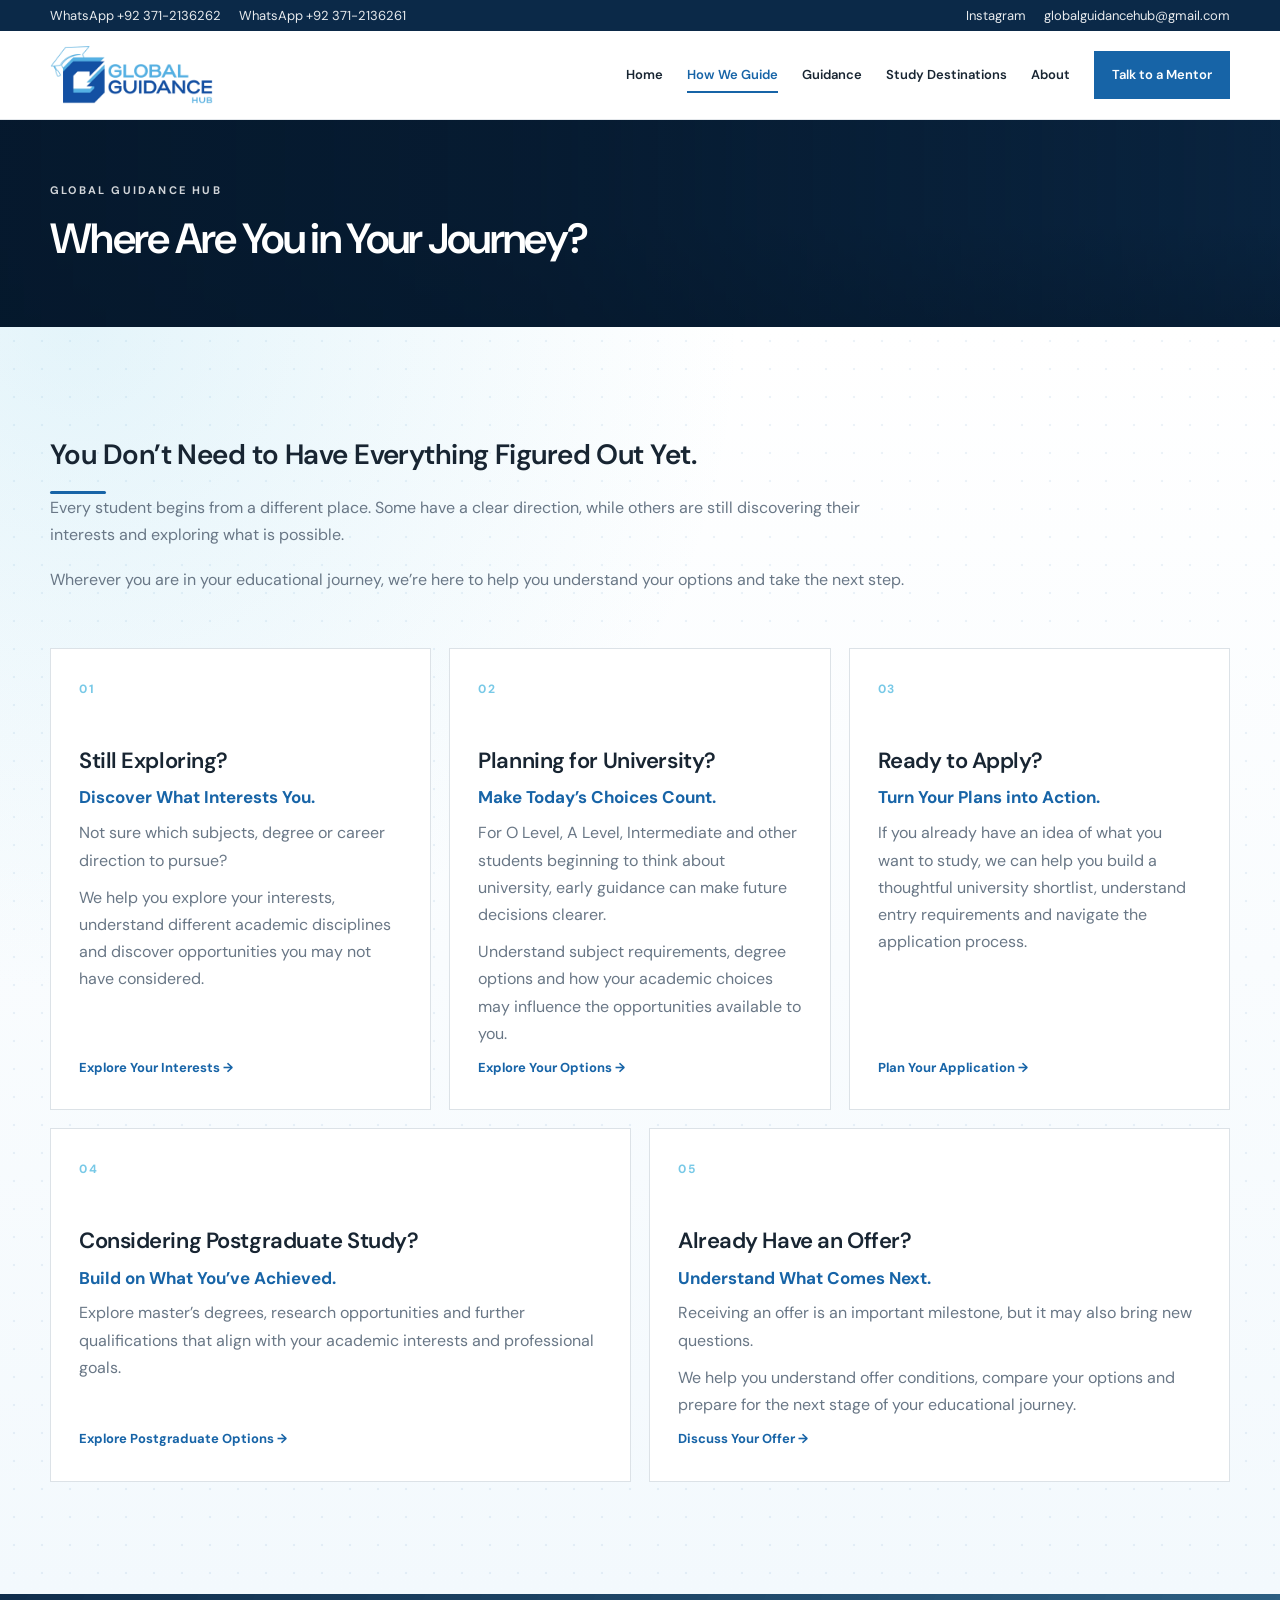
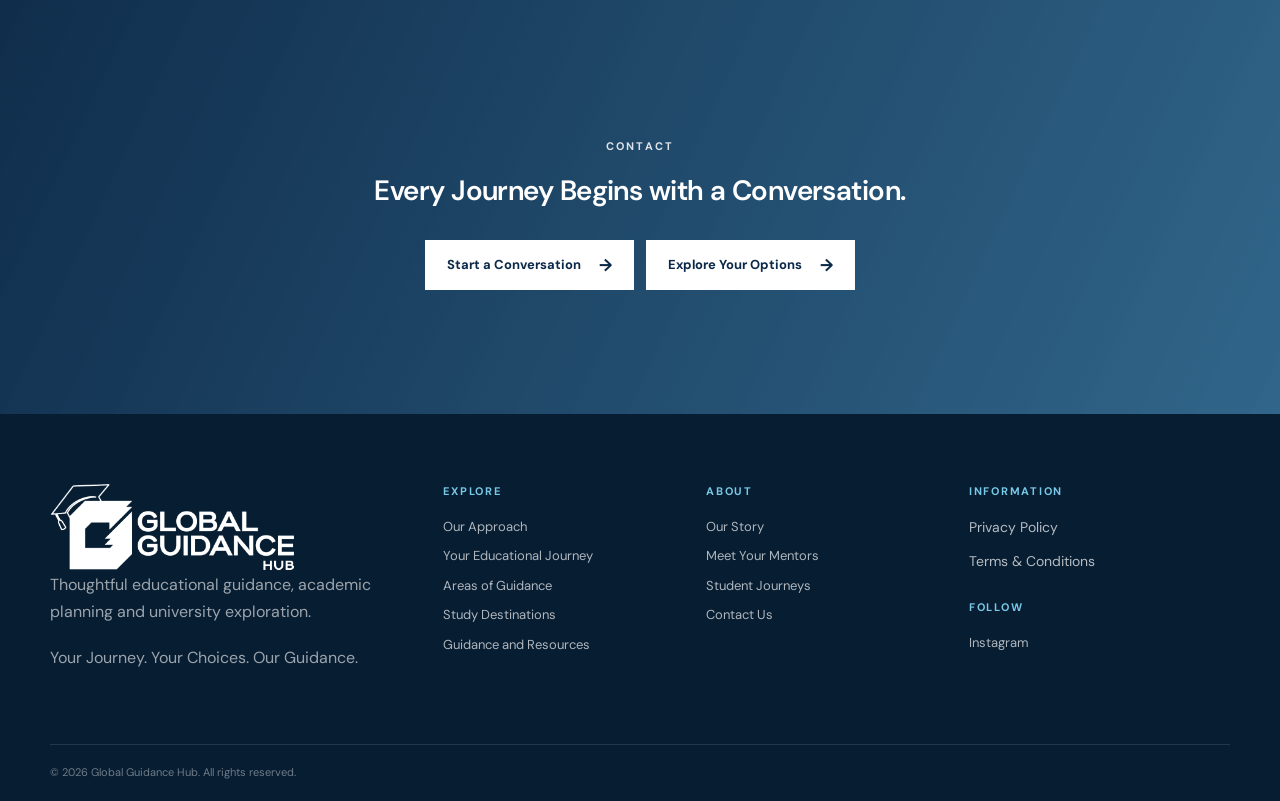
<file: journey.html>
<!DOCTYPE html>
<html lang="en">
<head>
  <meta charset="UTF-8">
  <meta name="viewport" content="width=device-width, initial-scale=1.0">
  <meta name="description" content="Global Guidance Hub — thoughtful educational guidance, academic planning and university exploration.">
  <meta property="og:type" content="website">
  <meta property="og:title" content="Where Are You in Your Journey? | Global Guidance Hub">
  <meta property="og:description" content="Thoughtful educational guidance, academic planning and university exploration.">
  <meta property="og:url" content="https://mithanizulfikar.github.io/GlobalGuidance/journey.html">
  <meta property="og:image" content="https://mithanizulfikar.github.io/GlobalGuidance/assets/global-guidance-hub-logo.png">
  <meta name="theme-color" content="#0b2948">
  <title>Where Are You in Your Journey? | Global Guidance Hub</title>
  <link rel="preconnect" href="https://fonts.googleapis.com">
  <link rel="preconnect" href="https://fonts.gstatic.com" crossorigin>
  <link href="https://fonts.googleapis.com/css2?family=DM+Sans:wght@400;500;600;700&display=swap" rel="stylesheet">
  <link rel="stylesheet" href="style.css">
  <style>
    /* ===== top bar + floating WhatsApp ===== */
    .quick-links{background:#0b2948;color:#fff;font-size:13px;line-height:1}
    .quick-links .container{display:flex;flex-wrap:wrap;justify-content:space-between;align-items:center;gap:6px 22px;padding-top:9px;padding-bottom:9px}
    .quick-links span{display:flex;flex-wrap:wrap;gap:6px 18px}
    .quick-links a{color:#fff;text-decoration:none;opacity:.9;white-space:nowrap}
    .quick-links a:hover{opacity:1;text-decoration:underline}
    .wa-float{position:fixed;left:24px;bottom:24px;z-index:60;display:inline-flex;align-items:center;gap:9px;padding:13px 20px;border-radius:999px;background:#25d366;color:#fff;font-size:14px;font-weight:700;text-decoration:none;box-shadow:0 12px 30px rgba(0,0,0,.25);transition:transform .2s}
    .wa-float:hover{transform:translateY(-3px)}
    .brand img{width:auto;height:58px}
    .section-head p,.section-head p:last-child{color:var(--muted)}
    .light-head p,.light-head p:last-child{color:rgba(255,255,255,.8)}
    .about-content{padding:90px 0}
    .final-cta p:last-of-type{margin-top:26px}
    .footer-text{display:block;margin-bottom:11px;color:rgba(255,255,255,.7);font-size:14px}

    /* ===== typography: one font, no italics, one body size, one-line headings ===== */
    :root{--dark:#071d32;--serif:var(--sans)}
    html{scroll-padding-top:100px}
    em{font-style:normal}
    h1,h2,h3{letter-spacing:-.02em}
    h2,.final-cta h2,.intro h2,#about h2,#stories h2{font-size:clamp(20px,2.2vw,28px);white-space:nowrap}
    h4{margin:0 0 10px;font-family:var(--sans);font-size:17px;font-weight:700;line-height:1.35;letter-spacing:0;color:var(--blue)}
    .destination-card h4,.light-head h4{color:var(--sky)}
    .light-head h4{margin-top:6px}
    main p:not(.eyebrow):not(.hero-lead):not(.form-message),main li,.footer-brand p{font-size:16px!important;line-height:1.7}
    .hero .hero-copy{max-width:1000px}
    .hero .hero-copy h1{font-size:clamp(26px,3.3vw,50px)!important;line-height:1.14!important;white-space:nowrap;margin-bottom:8px!important}
    .hero-lead{margin:0 0 24px;font-size:clamp(18px,2vw,28px);font-weight:500;letter-spacing:-.01em;color:var(--sky)}
    .hero .hero-copy .hero-text{margin-bottom:14px}
    .stage-card h3{font-size:22px;line-height:1.2}
    .process-main h3{font-size:clamp(24px,2.2vw,30px)}
    .destination-card h3{font-size:clamp(24px,2vw,30px)}
    .guide-card h3{font-size:19px}
    #about h2{white-space:normal;line-height:1.2;margin-bottom:22px}   /* half-width column: allowed to wrap */

    /* ===== layout ===== */
    .intro-grid{grid-template-columns:1fr;gap:34px}
    .intro-text{max-width:820px;padding-left:30px;border-left:3px solid rgba(23,100,167,.28)}
    .intro-text p+p{margin-top:14px}
    .intro-text .button{margin-top:8px}
    .section-head h2::after,.intro h2::after{content:"";display:block;width:56px;height:3px;border-radius:3px;background:var(--blue);margin-top:20px}
    .light-head h2::after{background:var(--sky)}
    #stories .section-head{max-width:none}
    .center{text-align:center}
    .center p{max-width:760px;margin:0 auto 14px;color:var(--muted)}
    .center .button{margin-top:14px}
    .stage-grid.flow{border:0;gap:18px}
    .stage-grid.flow .stage-card{min-height:0;border:1px solid var(--line)!important}
    #areas .stage-grid,#choosing .stage-grid{grid-template-columns:repeat(4,1fr)}
    #explore .stage-grid{grid-template-columns:repeat(6,1fr)}
    #explore .stage-card{grid-column:span 2}
    #explore .stage-card:nth-child(n+4){grid-column:span 3}
    #choosing .stage-card:last-child{grid-column:span 2}
    .stage-card h4{margin-top:-4px}
    .stage-card p{margin-bottom:10px}
    .process-main p+p{margin-top:8px}
    #how-we-guide .center,#applications .center{margin-top:44px}
    .fit-grid{margin-bottom:0}
    .fit-footer p+p{margin-top:8px}
    .fit-footer{gap:30px}
    .final-cta p{max-width:660px;margin:0 auto 22px;color:rgba(255,255,255,.85)}
    .final-cta .button{margin:4px 6px}
    .final-cta p a{color:inherit;text-decoration:underline}
    .guide-card{min-height:190px;transition:transform .25s ease,box-shadow .25s ease}
    .guide-card:hover{transform:translateY(-4px);box-shadow:0 18px 40px rgba(11,41,72,.12)}
    .guide-card p{margin-top:12px;color:var(--muted)}
    .destination-card.europe{grid-column:span 2}
    /* destination cards: same start line for every heading, clearer text on photos */
    .destination-card{align-items:stretch;padding:66px 31px 31px}
    .destination-card>div{display:flex;flex-direction:column;width:100%}
    .destination-card::before{background:linear-gradient(180deg,rgba(4,20,36,.84) 0%,rgba(4,20,36,.9) 100%)}
    .destination-card:hover::before{background:linear-gradient(180deg,rgba(4,20,36,.74),rgba(11,41,72,.88))}
    .destination-card h3,.destination-card h4,.destination-card p{text-shadow:0 1px 8px rgba(0,0,0,.45)}
    .destination-card h4{min-height:2.7em}
    .destination-card p{color:rgba(255,255,255,.93)}
    .destination-card a{margin-top:auto;padding-top:14px}
    .destination-card p{margin-bottom:8px}
    .footer-brand img{background:transparent;padding:0;filter:brightness(0) invert(1)}
    .profile-intro p+p{margin-top:12px}
    .stories-section .section-head p{display:inline-block;margin:6px 10px 6px 0;padding:10px 22px;border-radius:999px;background:#fff;border:1px solid var(--line);box-shadow:0 8px 24px rgba(11,41,72,.07);color:var(--ink)}
    .stories-section .section-head h2{margin-bottom:26px}
    @media(min-width:681px){#early-planning .fit-grid div:last-child{grid-column:span 2}}

    /* ===== destination photos ===== */
    .malaysia{background-image:url("assets/malaysia.jpg"),url("https://unsplash.com/photos/GcueZ9hmD6c/download?force=true&w=1100")}
    .australia{background-image:url("assets/australia.jpg"),url("https://unsplash.com/photos/3HuDT9sC29U/download?force=true&w=1100"),url("https://images.unsplash.com/photo-1506973035872-a4ec16b8e8d4?auto=format&fit=crop&w=1100&q=82")}

    /* ===== section backgrounds ===== */
    #approach{background:radial-gradient(circle at 92% 8%,rgba(120,201,231,.30),transparent 42%),radial-gradient(circle at 4% 96%,rgba(23,100,167,.10),transparent 40%),var(--cream)}
    #mentors{background:radial-gradient(circle at 94% 12%,rgba(120,201,231,.22),transparent 40%),linear-gradient(180deg,#fff,#f1f8fc)}
    #explore{background:radial-gradient(circle at 6% 0%,rgba(120,201,231,.20),transparent 38%),radial-gradient(rgba(23,100,167,.08) 1.3px,transparent 1.6px) 0 0/28px 28px,linear-gradient(180deg,#fff,#f3f9fd)}
    #how-we-guide,#applications{background:radial-gradient(circle at 95% 6%,rgba(120,201,231,.26),transparent 40%),repeating-linear-gradient(135deg,rgba(11,41,72,.03) 0 1px,transparent 1px 16px),var(--cream)}
    #areas{background:#fff}
    #choosing{background:linear-gradient(rgba(11,41,72,.045) 1px,transparent 1px) 0 0/48px 48px,linear-gradient(90deg,rgba(11,41,72,.045) 1px,transparent 1px) 0 0/48px 48px,radial-gradient(circle at 92% 0%,rgba(120,201,231,.22),transparent 42%),var(--cream)}
    #early-planning{background:radial-gradient(circle at 90% 0%,rgba(35,134,191,.14),transparent 40%),linear-gradient(180deg,#e8f3fa,#fff)}
    #guidance{background:radial-gradient(circle at 4% 0%,rgba(120,201,231,.20),transparent 38%),radial-gradient(rgba(23,100,167,.08) 1.3px,transparent 1.6px) 0 0/28px 28px,linear-gradient(180deg,#fff,#f3f9fd)}
    #stories{background:radial-gradient(circle at 50% 0%,rgba(120,201,231,.32),transparent 58%),linear-gradient(180deg,#eaf4fa,#fff)}

    /* ===== responsive ===== */
    @media(max-width:1080px){
      #areas .stage-grid,#choosing .stage-grid,#explore .stage-grid{grid-template-columns:repeat(2,1fr)}
      #explore .stage-card,#explore .stage-card:nth-child(n+4){grid-column:span 1}
      #explore .stage-card:last-child,#choosing .stage-card:last-child{grid-column:span 2}
      .destination-card.europe{grid-column:auto}
    }
    @media(max-width:800px){
      h2,.final-cta h2,.intro h2,#stories h2{white-space:normal;font-size:24px}
      .hero .hero-copy h1{white-space:normal;font-size:30px!important}
    }
    @media(max-width:680px){
      #areas .stage-grid,#choosing .stage-grid,#explore .stage-grid{grid-template-columns:1fr}
      #explore .stage-card:last-child,#choosing .stage-card:last-child{grid-column:span 1}
      .quick-links .container{justify-content:center}
      .wa-float{left:14px;bottom:16px;padding:12px 16px;font-size:13px}
    }

    /* ===== multi-page: inner-page banner, active menu item ===== */
    .page-hero{min-height:0}
    .page-hero .hero-inner{min-height:0;padding:64px 0}
    .page-hero .hero-copy h1{margin-bottom:0!important}
    .main-nav a[aria-current="page"]:not(.nav-button){color:var(--blue);box-shadow:inset 0 -2px 0 var(--blue)}
    .intro-text .button{margin:8px 8px 0 0}

    /* ===== welcome popup (home page) ===== */
    .welcome-pop{position:fixed;inset:0;z-index:500;display:flex;align-items:center;justify-content:center;padding:20px;background:rgba(4,20,36,.74);opacity:0;visibility:hidden;transition:opacity .35s,visibility .35s}
    .welcome-pop.show{opacity:1;visibility:visible}
    .welcome-card{position:relative;display:grid;grid-template-columns:1fr 1fr;width:min(860px,100%);max-height:92vh;overflow:auto;background:#fff;box-shadow:0 40px 100px rgba(0,0,0,.45);transform:translateY(24px) scale(.98);transition:transform .4s}
    .welcome-pop.show .welcome-card{transform:none}
    .welcome-img{min-height:430px;background:linear-gradient(rgba(7,29,50,.2),rgba(7,29,50,.55)),url("https://images.unsplash.com/photo-1562774053-701939374585?auto=format&fit=crop&w=1100&q=85") center/cover}
    .welcome-text{display:flex;flex-direction:column;justify-content:center;padding:46px 40px}
    .welcome-card h2{white-space:normal;font-size:clamp(24px,2.6vw,30px);line-height:1.2;margin-bottom:14px}
    .welcome-text p+p{margin-top:10px}
    .welcome-lead{margin-bottom:14px;font-size:20px;font-weight:600;color:var(--blue)}
    .welcome-text p{font-size:16px;line-height:1.7;color:var(--muted)}
    .welcome-text .welcome-lead{color:var(--blue)}
    .welcome-actions{display:flex;flex-wrap:wrap;gap:10px;margin-top:22px}
    .welcome-close{position:absolute;top:10px;right:12px;z-index:3;width:38px;height:38px;border:0;border-radius:50%;background:rgba(255,255,255,.95);font-size:24px;line-height:1;cursor:pointer;box-shadow:0 4px 14px rgba(0,0,0,.2)}
    @media(max-width:680px){.welcome-card{grid-template-columns:1fr}.welcome-img{min-height:170px}.welcome-text{padding:28px 24px}}

    /* ===== dropdown menus; banner title replaces the first section's small label ===== */
    .nav-drop{position:relative;display:inline-flex}
    .drop-menu{position:absolute;top:100%;left:-14px;z-index:120;display:none;min-width:290px;padding:10px;background:#fff;border:1px solid var(--line);box-shadow:0 22px 50px rgba(11,41,72,.16)}
    .drop-menu a{display:block;padding:11px 14px;white-space:nowrap}
    .nav-drop:hover .drop-menu,.nav-drop:focus-within .drop-menu{display:block}
    .page-hero + section .eyebrow{display:none}
    @media(max-width:960px){.nav-drop{display:block}.drop-menu{position:static;display:block;min-width:0;padding:0 0 0 14px;border:0;box-shadow:none}.drop-menu a{padding:8px 0}}

    /* WhatsApp button appears after the visitor starts scrolling (so it never covers the hero buttons) */
    .wa-float{opacity:0;pointer-events:none;transition:opacity .3s,transform .2s}
    .wa-float.show{opacity:1;pointer-events:auto}

  </style>
</head>
<body>

<div class="quick-links"><div class="container">
  <span><a href="https://wa.me/923712136262" target="_blank" rel="noopener">WhatsApp +92 371-2136262</a><a href="https://wa.me/923712136261" target="_blank" rel="noopener">WhatsApp +92 371-2136261</a></span>
  <span><a href="https://www.instagram.com/global.guidance.hub/" target="_blank" rel="noopener">Instagram</a><a href="mailto:globalguidancehub@gmail.com">globalguidancehub@gmail.com</a></span>
</div></div>

<header class="site-header" id="top">
  <div class="container nav-wrap">
    <a class="brand" href="index.html" aria-label="Global Guidance Hub"><img src="assets/global-guidance-hub-logo.png" alt="Global Guidance Hub logo"></a>
    <button class="menu-toggle" type="button" aria-label="Open navigation" aria-expanded="false"><span></span><span></span><span></span></button>
    <nav class="main-nav" id="mainNav" aria-label="Main navigation">
      <a href="index.html">Home</a>
      <div class="nav-drop"><a href="how-we-guide.html" aria-current="page">How We Guide</a><div class="drop-menu"><a href="how-we-guide.html">How We Guide You</a><a href="journey.html" aria-current="page">Where Are You in Your Journey?</a></div></div>
      <div class="nav-drop"><a href="areas.html">Guidance</a><div class="drop-menu"><a href="areas.html">Areas of Guidance</a><a href="universities.html">Choosing the Right University</a><a href="early-planning.html">Early Academic Planning</a><a href="applications.html">Applications and Admissions</a><a href="resources.html">Guidance and Resources</a></div></div>
      <a href="destinations.html">Study Destinations</a>
      <div class="nav-drop"><a href="about.html">About</a><div class="drop-menu"><a href="about.html">About Global Guidance Hub</a><a href="mentors.html">Introducing the Mentors</a><a href="stories.html">Student Journeys</a></div></div>
      <a class="nav-button" href="contact.html">Talk to a Mentor</a>
    </nav>
  </div>
</header>

<main>
<section class="hero page-hero"><div class="hero-media" aria-hidden="true"></div><div class="hero-shade" aria-hidden="true"></div><div class="container hero-inner"><div class="hero-copy"><p class="eyebrow">GLOBAL GUIDANCE HUB</p><h1>Where Are You in Your Journey?</h1></div></div></section>

  <section class="section stage-section" id="explore"><div class="container">
      <div class="section-head  reveal"><p class="eyebrow eyebrow-blue">WHERE ARE YOU IN YOUR JOURNEY?</p><h2>You Don’t Need to Have Everything Figured Out Yet.</h2><p>Every student begins from a different place. Some have a clear direction, while others are still discovering their interests and exploring what is possible.</p><p>Wherever you are in your educational journey, we’re here to help you understand your options and take the next step.</p></div><div class="stage-grid flow"><article class="stage-card reveal"><span class="card-number">01</span><h3>Still Exploring?</h3><h4>Discover What Interests You.</h4><p>Not sure which subjects, degree or career direction to pursue?</p><p>We help you explore your interests, understand different academic disciplines and discover opportunities you may not have considered.</p><a href="contact.html#profile">Explore Your Interests <b>→</b></a></article><article class="stage-card reveal"><span class="card-number">02</span><h3>Planning for University?</h3><h4>Make Today’s Choices Count.</h4><p>For O Level, A Level, Intermediate and other students beginning to think about university, early guidance can make future decisions clearer.</p><p>Understand subject requirements, degree options and how your academic choices may influence the opportunities available to you.</p><a href="contact.html#profile">Explore Your Options <b>→</b></a></article><article class="stage-card reveal"><span class="card-number">03</span><h3>Ready to Apply?</h3><h4>Turn Your Plans into Action.</h4><p>If you already have an idea of what you want to study, we can help you build a thoughtful university shortlist, understand entry requirements and navigate the application process.</p><a href="applications.html#applications">Plan Your Application <b>→</b></a></article><article class="stage-card reveal"><span class="card-number">04</span><h3>Considering Postgraduate Study?</h3><h4>Build on What You’ve Achieved.</h4><p>Explore master’s degrees, research opportunities and further qualifications that align with your academic interests and professional goals.</p><a href="contact.html#profile">Explore Postgraduate Options <b>→</b></a></article><article class="stage-card reveal"><span class="card-number">05</span><h3>Already Have an Offer?</h3><h4>Understand What Comes Next.</h4><p>Receiving an offer is an important milestone, but it may also bring new questions.</p><p>We help you understand offer conditions, compare your options and prepare for the next stage of your educational journey.</p><a href="contact.html#contact">Discuss Your Offer <b>→</b></a></article></div></div></section>

<section class="final-cta"><div class="container reveal"><p class="eyebrow eyebrow-light">CONTACT</p><h2>Every Journey Begins with a Conversation.</h2><a class="button button-white" href="https://wa.me/923712136262?text=Hello%20Global%20Guidance%20Hub%2C%20I%27d%20like%20to%20start%20a%20conversation." target="_blank" rel="noopener">Start a Conversation <span>→</span></a><a class="button button-white" href="contact.html#profile">Explore Your Options <span>→</span></a></div></section>
</main>

<footer class="footer">
  <div class="container footer-grid">
    <div class="footer-brand"><img src="assets/global-guidance-hub-logo.png" alt="Global Guidance Hub logo"><p>Thoughtful educational guidance, academic planning and university exploration.</p><p>Your Journey. Your Choices. Our Guidance.</p></div>
    <div><h4>Explore</h4><a href="index.html#approach">Our Approach</a><a href="#explore">Your Educational Journey</a><a href="areas.html#areas">Areas of Guidance</a><a href="destinations.html#destinations">Study Destinations</a><a href="resources.html#guidance">Guidance and Resources</a></div>
    <div><h4>About</h4><a href="about.html#about">Our Story</a><a href="mentors.html#mentors">Meet Your Mentors</a><a href="stories.html#stories">Student Journeys</a><a href="contact.html#contact">Contact Us</a></div>
    <div><h4>Information</h4><span class="footer-text">Privacy Policy</span><span class="footer-text">Terms &amp; Conditions</span>
      <h4 class="follow-title">Follow</h4><div class="socials"><a href="https://www.instagram.com/global.guidance.hub/" target="_blank" rel="noopener">Instagram</a></div></div>
  </div>
  <div class="container footer-bottom"><span>© <span id="year">2026</span> Global Guidance Hub. All rights reserved.</span></div>
</footer>

<a class="wa-float" href="https://wa.me/923712136262?text=Hello%20Global%20Guidance%20Hub%2C%20I%20would%20like%20to%20talk%20to%20a%20mentor%20about%20studying%20abroad." target="_blank" rel="noopener" aria-label="Chat with us on WhatsApp"><svg viewBox="0 0 24 24" width="22" height="22" aria-hidden="true"><path fill="#fff" d="M12 2a10 10 0 0 0-8.6 15.1L2 22l5-1.3A10 10 0 1 0 12 2z"/></svg><span>Chat on WhatsApp</span></a>
<button class="back-top" id="backTop" aria-label="Back to top">↑</button>

<script src="script.js"></script>

<script>
/* ---------- Anchor links: always land on the very top of the section (below the sticky header) ---------- */
(function () {
  var hdr = document.querySelector('.site-header');
  function go(id, smooth) {
    var el = document.getElementById(id); if (!el) return;
    var y = el.getBoundingClientRect().top + window.pageYOffset - (hdr ? hdr.offsetHeight : 0) - 4;
    window.scrollTo({ top: Math.max(0, y), behavior: smooth ? 'smooth' : 'instant' });
  }
  function settle(id, tries) {
    var last = -1, still = 0;
    (function tick() {
      var y = window.pageYOffset;
      if (y === last) still++; else { still = 0; last = y; }
      if (still < 8) { requestAnimationFrame(tick); return; }
      var el = document.getElementById(id); if (!el || tries < 1) return;
      var d = el.getBoundingClientRect().top - ((hdr ? hdr.offsetHeight : 0) + 4);
      if (Math.abs(d) > 2) { go(id, false); settle(id, tries - 1); }
    })();
  }
  document.addEventListener('click', function (e) {
    var a = e.target.closest ? e.target.closest('a[href^="#"]') : null;
    if (!a) return;
    var id = a.getAttribute('href').slice(1);
    if (!id || !document.getElementById(id)) return;
    e.preventDefault(); go(id, true);
    settle(id, 4);   // keep correcting until the page has stopped moving
  });
  // Always open at the top of the page, unless the link itself points to a section (e.g. /#about)
  if ('scrollRestoration' in history) history.scrollRestoration = 'manual';
  window.addEventListener('load', function () {
    var id = location.hash.slice(1);
    if (id && document.getElementById(id)) setTimeout(function () { go(id, false); }, 250);
    else window.scrollTo(0, 0);
  });
})();
</script>
<script>(function(){var w=document.querySelector(".wa-float");function f(){w.classList.toggle("show",window.pageYOffset>350)}addEventListener("scroll",f,{passive:true});f();})();</script>
</body>
</html>
</file>
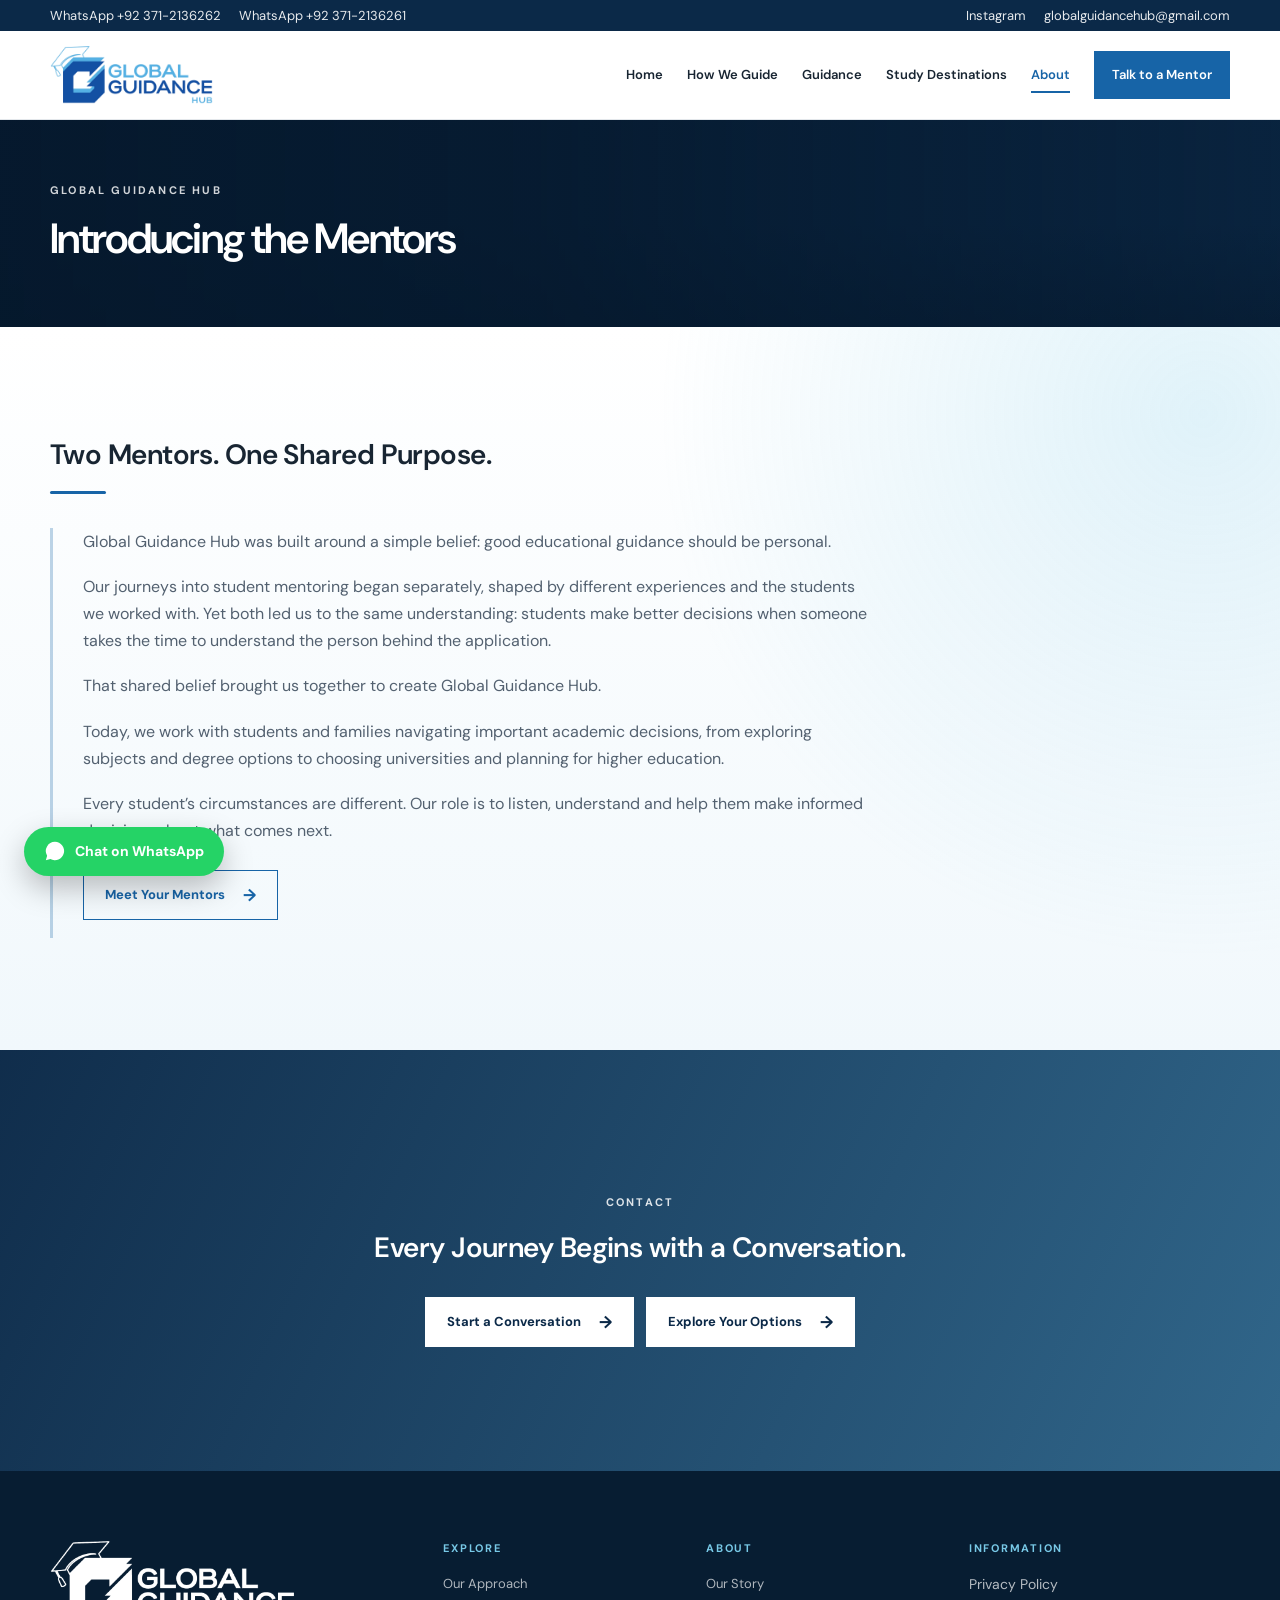
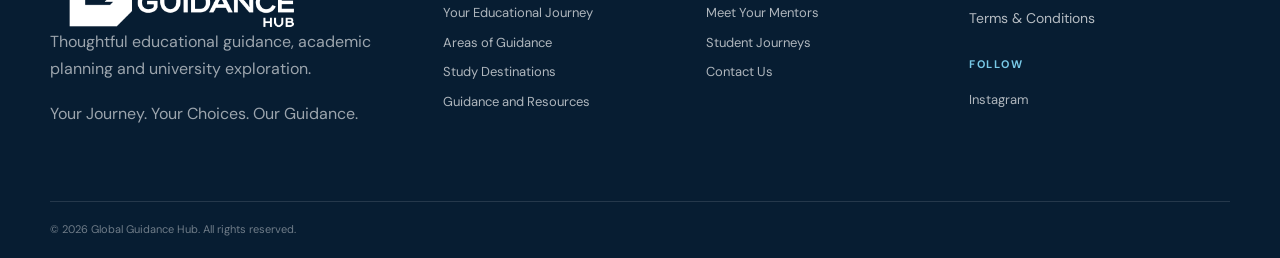
<file: mentors.html>
<!DOCTYPE html>
<html lang="en">
<head>
  <meta charset="UTF-8">
  <meta name="viewport" content="width=device-width, initial-scale=1.0">
  <meta name="description" content="Global Guidance Hub — thoughtful educational guidance, academic planning and university exploration.">
  <meta property="og:type" content="website">
  <meta property="og:title" content="Introducing the Mentors | Global Guidance Hub">
  <meta property="og:description" content="Thoughtful educational guidance, academic planning and university exploration.">
  <meta property="og:url" content="https://mithanizulfikar.github.io/GlobalGuidance/mentors.html">
  <meta property="og:image" content="https://mithanizulfikar.github.io/GlobalGuidance/assets/global-guidance-hub-logo.png">
  <meta name="theme-color" content="#0b2948">
  <title>Introducing the Mentors | Global Guidance Hub</title>
  <link rel="preconnect" href="https://fonts.googleapis.com">
  <link rel="preconnect" href="https://fonts.gstatic.com" crossorigin>
  <link href="https://fonts.googleapis.com/css2?family=DM+Sans:wght@400;500;600;700&display=swap" rel="stylesheet">
  <link rel="stylesheet" href="style.css">
  <style>
    /* ===== top bar + floating WhatsApp ===== */
    .quick-links{background:#0b2948;color:#fff;font-size:13px;line-height:1}
    .quick-links .container{display:flex;flex-wrap:wrap;justify-content:space-between;align-items:center;gap:6px 22px;padding-top:9px;padding-bottom:9px}
    .quick-links span{display:flex;flex-wrap:wrap;gap:6px 18px}
    .quick-links a{color:#fff;text-decoration:none;opacity:.9;white-space:nowrap}
    .quick-links a:hover{opacity:1;text-decoration:underline}
    .wa-float{position:fixed;left:24px;bottom:24px;z-index:60;display:inline-flex;align-items:center;gap:9px;padding:13px 20px;border-radius:999px;background:#25d366;color:#fff;font-size:14px;font-weight:700;text-decoration:none;box-shadow:0 12px 30px rgba(0,0,0,.25);transition:transform .2s}
    .wa-float:hover{transform:translateY(-3px)}
    .brand img{width:auto;height:58px}
    .section-head p,.section-head p:last-child{color:var(--muted)}
    .light-head p,.light-head p:last-child{color:rgba(255,255,255,.8)}
    .about-content{padding:90px 0}
    .final-cta p:last-of-type{margin-top:26px}
    .footer-text{display:block;margin-bottom:11px;color:rgba(255,255,255,.7);font-size:14px}

    /* ===== typography: one font, no italics, one body size, one-line headings ===== */
    :root{--dark:#071d32;--serif:var(--sans)}
    html{scroll-padding-top:100px}
    em{font-style:normal}
    h1,h2,h3{letter-spacing:-.02em}
    h2,.final-cta h2,.intro h2,#about h2,#stories h2{font-size:clamp(20px,2.2vw,28px);white-space:nowrap}
    h4{margin:0 0 10px;font-family:var(--sans);font-size:17px;font-weight:700;line-height:1.35;letter-spacing:0;color:var(--blue)}
    .destination-card h4,.light-head h4{color:var(--sky)}
    .light-head h4{margin-top:6px}
    main p:not(.eyebrow):not(.hero-lead):not(.form-message),main li,.footer-brand p{font-size:16px!important;line-height:1.7}
    .hero .hero-copy{max-width:1000px}
    .hero .hero-copy h1{font-size:clamp(26px,3.3vw,50px)!important;line-height:1.14!important;white-space:nowrap;margin-bottom:8px!important}
    .hero-lead{margin:0 0 24px;font-size:clamp(18px,2vw,28px);font-weight:500;letter-spacing:-.01em;color:var(--sky)}
    .hero .hero-copy .hero-text{margin-bottom:14px}
    .stage-card h3{font-size:22px;line-height:1.2}
    .process-main h3{font-size:clamp(24px,2.2vw,30px)}
    .destination-card h3{font-size:clamp(24px,2vw,30px)}
    .guide-card h3{font-size:19px}
    #about h2{white-space:normal;line-height:1.2;margin-bottom:22px}   /* half-width column: allowed to wrap */

    /* ===== layout ===== */
    .intro-grid{grid-template-columns:1fr;gap:34px}
    .intro-text{max-width:820px;padding-left:30px;border-left:3px solid rgba(23,100,167,.28)}
    .intro-text p+p{margin-top:14px}
    .intro-text .button{margin-top:8px}
    .section-head h2::after,.intro h2::after{content:"";display:block;width:56px;height:3px;border-radius:3px;background:var(--blue);margin-top:20px}
    .light-head h2::after{background:var(--sky)}
    #stories .section-head{max-width:none}
    .center{text-align:center}
    .center p{max-width:760px;margin:0 auto 14px;color:var(--muted)}
    .center .button{margin-top:14px}
    .stage-grid.flow{border:0;gap:18px}
    .stage-grid.flow .stage-card{min-height:0;border:1px solid var(--line)!important}
    #areas .stage-grid,#choosing .stage-grid{grid-template-columns:repeat(4,1fr)}
    #explore .stage-grid{grid-template-columns:repeat(6,1fr)}
    #explore .stage-card{grid-column:span 2}
    #explore .stage-card:nth-child(n+4){grid-column:span 3}
    #choosing .stage-card:last-child{grid-column:span 2}
    .stage-card h4{margin-top:-4px}
    .stage-card p{margin-bottom:10px}
    .process-main p+p{margin-top:8px}
    #how-we-guide .center,#applications .center{margin-top:44px}
    .fit-grid{margin-bottom:0}
    .fit-footer p+p{margin-top:8px}
    .fit-footer{gap:30px}
    .final-cta p{max-width:660px;margin:0 auto 22px;color:rgba(255,255,255,.85)}
    .final-cta .button{margin:4px 6px}
    .final-cta p a{color:inherit;text-decoration:underline}
    .guide-card{min-height:190px;transition:transform .25s ease,box-shadow .25s ease}
    .guide-card:hover{transform:translateY(-4px);box-shadow:0 18px 40px rgba(11,41,72,.12)}
    .guide-card p{margin-top:12px;color:var(--muted)}
    .destination-card.europe{grid-column:span 2}
    /* destination cards: same start line for every heading, clearer text on photos */
    .destination-card{align-items:stretch;padding:66px 31px 31px}
    .destination-card>div{display:flex;flex-direction:column;width:100%}
    .destination-card::before{background:linear-gradient(180deg,rgba(4,20,36,.84) 0%,rgba(4,20,36,.9) 100%)}
    .destination-card:hover::before{background:linear-gradient(180deg,rgba(4,20,36,.74),rgba(11,41,72,.88))}
    .destination-card h3,.destination-card h4,.destination-card p{text-shadow:0 1px 8px rgba(0,0,0,.45)}
    .destination-card h4{min-height:2.7em}
    .destination-card p{color:rgba(255,255,255,.93)}
    .destination-card a{margin-top:auto;padding-top:14px}
    .destination-card p{margin-bottom:8px}
    .footer-brand img{background:transparent;padding:0;filter:brightness(0) invert(1)}
    .profile-intro p+p{margin-top:12px}
    .stories-section .section-head p{display:inline-block;margin:6px 10px 6px 0;padding:10px 22px;border-radius:999px;background:#fff;border:1px solid var(--line);box-shadow:0 8px 24px rgba(11,41,72,.07);color:var(--ink)}
    .stories-section .section-head h2{margin-bottom:26px}
    @media(min-width:681px){#early-planning .fit-grid div:last-child{grid-column:span 2}}

    /* ===== destination photos ===== */
    .malaysia{background-image:url("assets/malaysia.jpg"),url("https://unsplash.com/photos/GcueZ9hmD6c/download?force=true&w=1100")}
    .australia{background-image:url("assets/australia.jpg"),url("https://unsplash.com/photos/3HuDT9sC29U/download?force=true&w=1100"),url("https://images.unsplash.com/photo-1506973035872-a4ec16b8e8d4?auto=format&fit=crop&w=1100&q=82")}

    /* ===== section backgrounds ===== */
    #approach{background:radial-gradient(circle at 92% 8%,rgba(120,201,231,.30),transparent 42%),radial-gradient(circle at 4% 96%,rgba(23,100,167,.10),transparent 40%),var(--cream)}
    #mentors{background:radial-gradient(circle at 94% 12%,rgba(120,201,231,.22),transparent 40%),linear-gradient(180deg,#fff,#f1f8fc)}
    #explore{background:radial-gradient(circle at 6% 0%,rgba(120,201,231,.20),transparent 38%),radial-gradient(rgba(23,100,167,.08) 1.3px,transparent 1.6px) 0 0/28px 28px,linear-gradient(180deg,#fff,#f3f9fd)}
    #how-we-guide,#applications{background:radial-gradient(circle at 95% 6%,rgba(120,201,231,.26),transparent 40%),repeating-linear-gradient(135deg,rgba(11,41,72,.03) 0 1px,transparent 1px 16px),var(--cream)}
    #areas{background:#fff}
    #choosing{background:linear-gradient(rgba(11,41,72,.045) 1px,transparent 1px) 0 0/48px 48px,linear-gradient(90deg,rgba(11,41,72,.045) 1px,transparent 1px) 0 0/48px 48px,radial-gradient(circle at 92% 0%,rgba(120,201,231,.22),transparent 42%),var(--cream)}
    #early-planning{background:radial-gradient(circle at 90% 0%,rgba(35,134,191,.14),transparent 40%),linear-gradient(180deg,#e8f3fa,#fff)}
    #guidance{background:radial-gradient(circle at 4% 0%,rgba(120,201,231,.20),transparent 38%),radial-gradient(rgba(23,100,167,.08) 1.3px,transparent 1.6px) 0 0/28px 28px,linear-gradient(180deg,#fff,#f3f9fd)}
    #stories{background:radial-gradient(circle at 50% 0%,rgba(120,201,231,.32),transparent 58%),linear-gradient(180deg,#eaf4fa,#fff)}

    /* ===== responsive ===== */
    @media(max-width:1080px){
      #areas .stage-grid,#choosing .stage-grid,#explore .stage-grid{grid-template-columns:repeat(2,1fr)}
      #explore .stage-card,#explore .stage-card:nth-child(n+4){grid-column:span 1}
      #explore .stage-card:last-child,#choosing .stage-card:last-child{grid-column:span 2}
      .destination-card.europe{grid-column:auto}
    }
    @media(max-width:800px){
      h2,.final-cta h2,.intro h2,#stories h2{white-space:normal;font-size:24px}
      .hero .hero-copy h1{white-space:normal;font-size:30px!important}
    }
    @media(max-width:680px){
      #areas .stage-grid,#choosing .stage-grid,#explore .stage-grid{grid-template-columns:1fr}
      #explore .stage-card:last-child,#choosing .stage-card:last-child{grid-column:span 1}
      .quick-links .container{justify-content:center}
      .wa-float{left:14px;bottom:16px;padding:12px 16px;font-size:13px}
    }

    /* ===== multi-page: inner-page banner, active menu item ===== */
    .page-hero{min-height:0}
    .page-hero .hero-inner{min-height:0;padding:64px 0}
    .page-hero .hero-copy h1{margin-bottom:0!important}
    .main-nav a[aria-current="page"]:not(.nav-button){color:var(--blue);box-shadow:inset 0 -2px 0 var(--blue)}
    .intro-text .button{margin:8px 8px 0 0}

    /* ===== welcome popup (home page) ===== */
    .welcome-pop{position:fixed;inset:0;z-index:500;display:flex;align-items:center;justify-content:center;padding:20px;background:rgba(4,20,36,.74);opacity:0;visibility:hidden;transition:opacity .35s,visibility .35s}
    .welcome-pop.show{opacity:1;visibility:visible}
    .welcome-card{position:relative;display:grid;grid-template-columns:1fr 1fr;width:min(860px,100%);max-height:92vh;overflow:auto;background:#fff;box-shadow:0 40px 100px rgba(0,0,0,.45);transform:translateY(24px) scale(.98);transition:transform .4s}
    .welcome-pop.show .welcome-card{transform:none}
    .welcome-img{min-height:430px;background:linear-gradient(rgba(7,29,50,.2),rgba(7,29,50,.55)),url("https://images.unsplash.com/photo-1564981797816-1043664bf78d?auto=format&fit=crop&w=1100&q=85") center/cover}
    .welcome-text{display:flex;flex-direction:column;justify-content:center;padding:46px 40px}
    .welcome-card h2{white-space:normal;font-size:clamp(26px,3vw,34px);line-height:1.15;margin-bottom:8px}
    .welcome-lead{margin-bottom:14px;font-size:20px;font-weight:600;color:var(--blue)}
    .welcome-text p{font-size:16px;line-height:1.7;color:var(--muted)}
    .welcome-text .welcome-lead{color:var(--blue)}
    .welcome-actions{display:flex;flex-wrap:wrap;gap:10px;margin-top:22px}
    .welcome-close{position:absolute;top:10px;right:12px;z-index:3;width:38px;height:38px;border:0;border-radius:50%;background:rgba(255,255,255,.95);font-size:24px;line-height:1;cursor:pointer;box-shadow:0 4px 14px rgba(0,0,0,.2)}
    @media(max-width:680px){.welcome-card{grid-template-columns:1fr}.welcome-img{min-height:170px}.welcome-text{padding:28px 24px}}

    /* ===== dropdown menus; banner title replaces the first section's small label ===== */
    .nav-drop{position:relative;display:inline-flex}
    .drop-menu{position:absolute;top:100%;left:-14px;z-index:120;display:none;min-width:290px;padding:10px;background:#fff;border:1px solid var(--line);box-shadow:0 22px 50px rgba(11,41,72,.16)}
    .drop-menu a{display:block;padding:11px 14px;white-space:nowrap}
    .nav-drop:hover .drop-menu,.nav-drop:focus-within .drop-menu{display:block}
    .page-hero + section .eyebrow{display:none}
    @media(max-width:960px){.nav-drop{display:block}.drop-menu{position:static;display:block;min-width:0;padding:0 0 0 14px;border:0;box-shadow:none}.drop-menu a{padding:8px 0}}

  </style>
</head>
<body>

<div class="quick-links"><div class="container">
  <span><a href="https://wa.me/923712136262" target="_blank" rel="noopener">WhatsApp +92 371-2136262</a><a href="https://wa.me/923712136261" target="_blank" rel="noopener">WhatsApp +92 371-2136261</a></span>
  <span><a href="https://www.instagram.com/global.guidance.hub/" target="_blank" rel="noopener">Instagram</a><a href="mailto:globalguidancehub@gmail.com">globalguidancehub@gmail.com</a></span>
</div></div>

<header class="site-header" id="top">
  <div class="container nav-wrap">
    <a class="brand" href="index.html" aria-label="Global Guidance Hub"><img src="assets/global-guidance-hub-logo.png" alt="Global Guidance Hub logo"></a>
    <button class="menu-toggle" type="button" aria-label="Open navigation" aria-expanded="false"><span></span><span></span><span></span></button>
    <nav class="main-nav" id="mainNav" aria-label="Main navigation">
      <a href="index.html">Home</a>
      <a href="how-we-guide.html">How We Guide</a>
      <div class="nav-drop"><a href="areas.html">Guidance</a><div class="drop-menu"><a href="areas.html">Areas of Guidance</a><a href="universities.html">Choosing the Right University</a><a href="early-planning.html">Early Academic Planning</a><a href="applications.html">Applications and Admissions</a><a href="resources.html">Guidance and Resources</a></div></div>
      <a href="destinations.html">Study Destinations</a>
      <div class="nav-drop"><a href="about.html" aria-current="page">About</a><div class="drop-menu"><a href="about.html">About Global Guidance Hub</a><a href="mentors.html" aria-current="page">Introducing the Mentors</a><a href="stories.html">Student Journeys</a></div></div>
      <a class="nav-button" href="contact.html">Talk to a Mentor</a>
    </nav>
  </div>
</header>

<main>
<section class="hero page-hero"><div class="hero-media" aria-hidden="true"></div><div class="hero-shade" aria-hidden="true"></div><div class="container hero-inner"><div class="hero-copy"><p class="eyebrow">GLOBAL GUIDANCE HUB</p><h1>Introducing the Mentors</h1></div></div></section>

  <section class="intro section" id="mentors"><div class="container intro-grid">
      <div class="reveal"><p class="eyebrow eyebrow-blue">INTRODUCING THE MENTORS</p><h2>Two Mentors. One Shared Purpose.</h2></div>
      <div class="intro-text reveal"><p>Global Guidance Hub was built around a simple belief: good educational guidance should be personal.</p><p>Our journeys into student mentoring began separately, shaped by different experiences and the students we worked with. Yet both led us to the same understanding: students make better decisions when someone takes the time to understand the person behind the application.</p><p>That shared belief brought us together to create Global Guidance Hub.</p><p>Today, we work with students and families navigating important academic decisions, from exploring subjects and degree options to choosing universities and planning for higher education.</p><p>Every student’s circumstances are different. Our role is to listen, understand and help them make informed decisions about what comes next.</p><p><a class="button button-outline" href="about.html#about">Meet Your Mentors <span>→</span></a></p><!-- Mentor photographs, names, backgrounds and introductions go here --></div></div></section>

<section class="final-cta"><div class="container reveal"><p class="eyebrow eyebrow-light">CONTACT</p><h2>Every Journey Begins with a Conversation.</h2><a class="button button-white" href="https://wa.me/923712136262?text=Hello%20Global%20Guidance%20Hub%2C%20I%27d%20like%20to%20start%20a%20conversation." target="_blank" rel="noopener">Start a Conversation <span>→</span></a><a class="button button-white" href="contact.html#profile">Explore Your Options <span>→</span></a></div></section>
</main>

<footer class="footer">
  <div class="container footer-grid">
    <div class="footer-brand"><img src="assets/global-guidance-hub-logo.png" alt="Global Guidance Hub logo"><p>Thoughtful educational guidance, academic planning and university exploration.</p><p>Your Journey. Your Choices. Our Guidance.</p></div>
    <div><h4>Explore</h4><a href="index.html#approach">Our Approach</a><a href="index.html#explore">Your Educational Journey</a><a href="areas.html#areas">Areas of Guidance</a><a href="destinations.html#destinations">Study Destinations</a><a href="resources.html#guidance">Guidance and Resources</a></div>
    <div><h4>About</h4><a href="about.html#about">Our Story</a><a href="#mentors">Meet Your Mentors</a><a href="stories.html#stories">Student Journeys</a><a href="contact.html#contact">Contact Us</a></div>
    <div><h4>Information</h4><span class="footer-text">Privacy Policy</span><span class="footer-text">Terms &amp; Conditions</span>
      <h4 class="follow-title">Follow</h4><div class="socials"><a href="https://www.instagram.com/global.guidance.hub/" target="_blank" rel="noopener">Instagram</a></div></div>
  </div>
  <div class="container footer-bottom"><span>© <span id="year">2026</span> Global Guidance Hub. All rights reserved.</span></div>
</footer>

<a class="wa-float" href="https://wa.me/923712136262?text=Hello%20Global%20Guidance%20Hub%2C%20I%20would%20like%20to%20talk%20to%20a%20mentor%20about%20studying%20abroad." target="_blank" rel="noopener" aria-label="Chat with us on WhatsApp"><svg viewBox="0 0 24 24" width="22" height="22" aria-hidden="true"><path fill="#fff" d="M12 2a10 10 0 0 0-8.6 15.1L2 22l5-1.3A10 10 0 1 0 12 2z"/></svg><span>Chat on WhatsApp</span></a>
<button class="back-top" id="backTop" aria-label="Back to top">↑</button>

<script src="script.js"></script>

<script>
/* ---------- Anchor links: always land on the very top of the section (below the sticky header) ---------- */
(function () {
  var hdr = document.querySelector('.site-header');
  function go(id, smooth) {
    var el = document.getElementById(id); if (!el) return;
    var y = el.getBoundingClientRect().top + window.pageYOffset - (hdr ? hdr.offsetHeight : 0) - 4;
    window.scrollTo({ top: Math.max(0, y), behavior: smooth ? 'smooth' : 'instant' });
  }
  function settle(id, tries) {
    var last = -1, still = 0;
    (function tick() {
      var y = window.pageYOffset;
      if (y === last) still++; else { still = 0; last = y; }
      if (still < 8) { requestAnimationFrame(tick); return; }
      var el = document.getElementById(id); if (!el || tries < 1) return;
      var d = el.getBoundingClientRect().top - ((hdr ? hdr.offsetHeight : 0) + 4);
      if (Math.abs(d) > 2) { go(id, false); settle(id, tries - 1); }
    })();
  }
  document.addEventListener('click', function (e) {
    var a = e.target.closest ? e.target.closest('a[href^="#"]') : null;
    if (!a) return;
    var id = a.getAttribute('href').slice(1);
    if (!id || !document.getElementById(id)) return;
    e.preventDefault(); go(id, true);
    settle(id, 4);   // keep correcting until the page has stopped moving
  });
  // Always open at the top of the page, unless the link itself points to a section (e.g. /#about)
  if ('scrollRestoration' in history) history.scrollRestoration = 'manual';
  window.addEventListener('load', function () {
    var id = location.hash.slice(1);
    if (id && document.getElementById(id)) setTimeout(function () { go(id, false); }, 250);
    else window.scrollTo(0, 0);
  });
})();
</script>
</body>
</html>
</file>
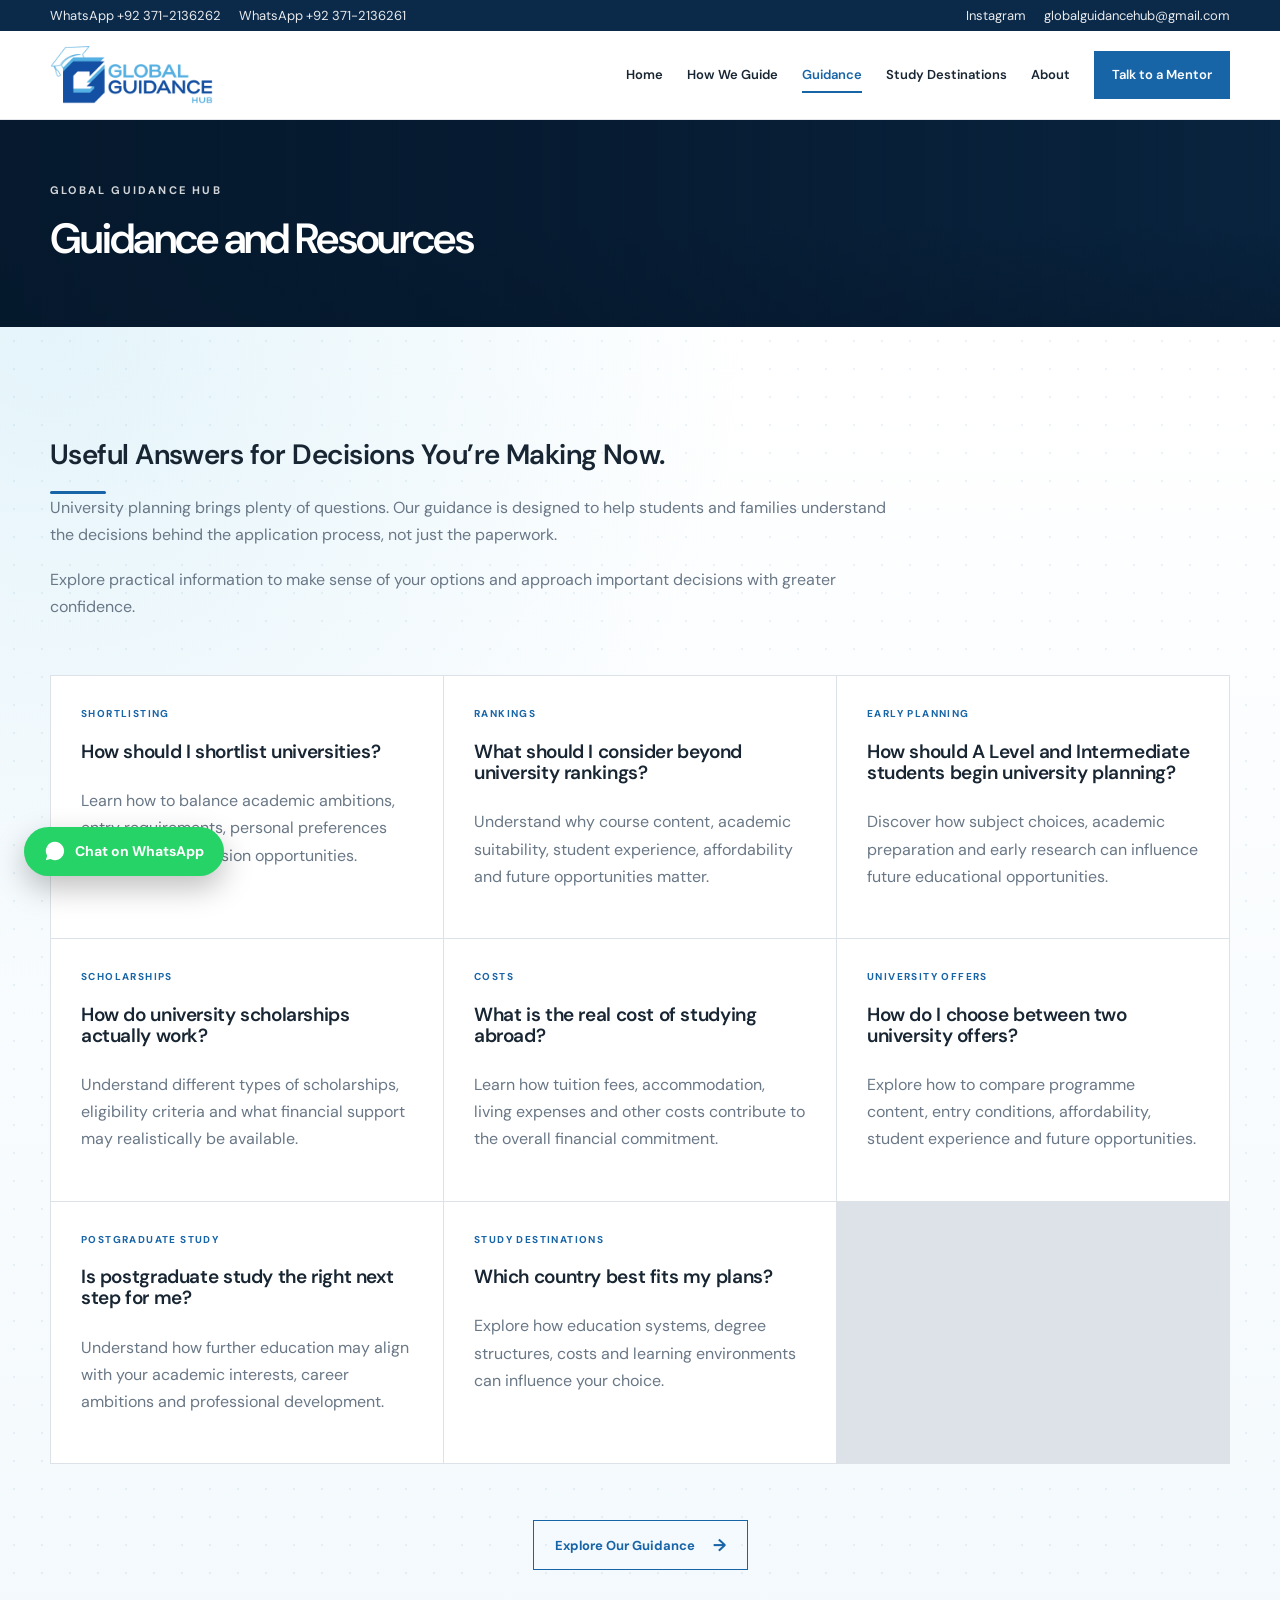
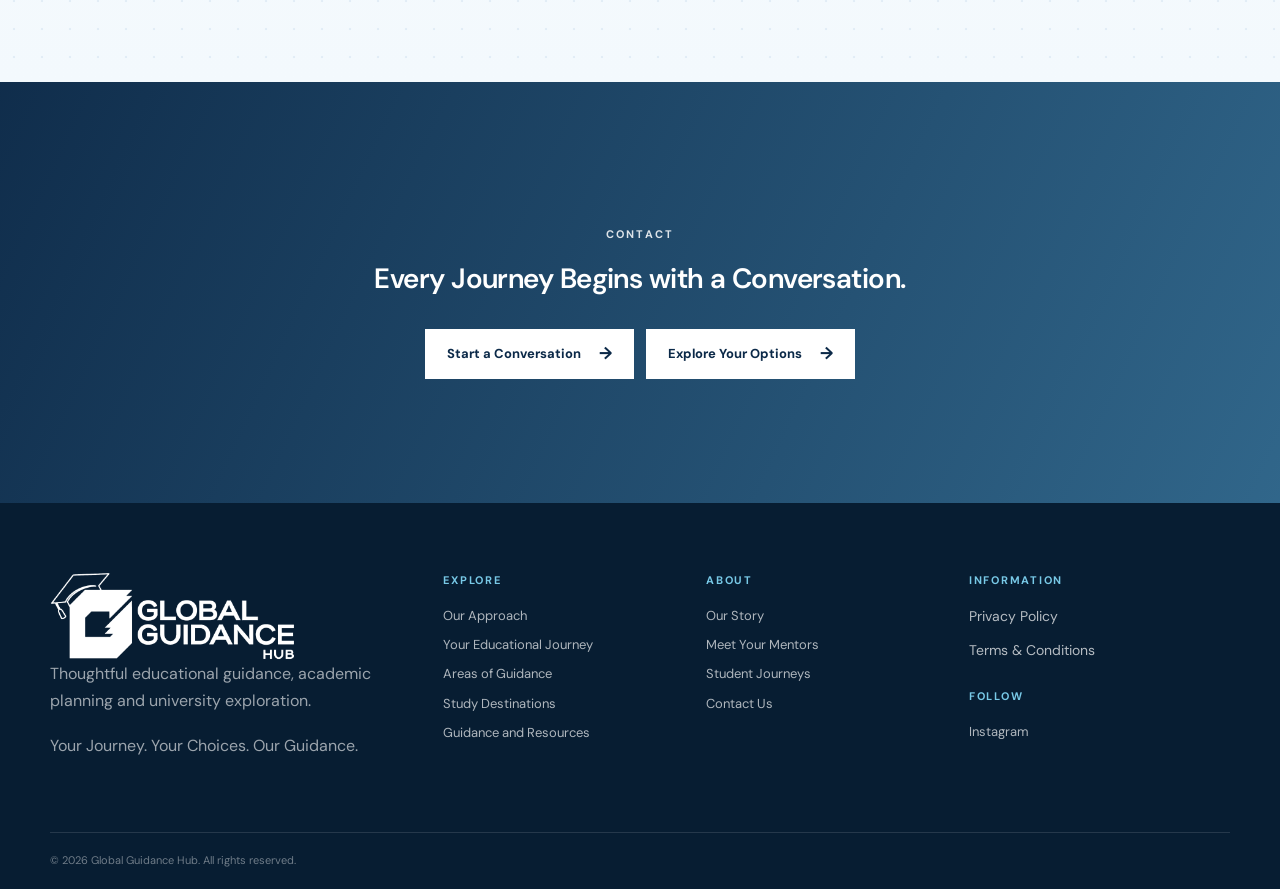
<file: resources.html>
<!DOCTYPE html>
<html lang="en">
<head>
  <meta charset="UTF-8">
  <meta name="viewport" content="width=device-width, initial-scale=1.0">
  <meta name="description" content="Global Guidance Hub — thoughtful educational guidance, academic planning and university exploration.">
  <meta property="og:type" content="website">
  <meta property="og:title" content="Guidance and Resources | Global Guidance Hub">
  <meta property="og:description" content="Thoughtful educational guidance, academic planning and university exploration.">
  <meta property="og:url" content="https://mithanizulfikar.github.io/GlobalGuidance/resources.html">
  <meta property="og:image" content="https://mithanizulfikar.github.io/GlobalGuidance/assets/global-guidance-hub-logo.png">
  <meta name="theme-color" content="#0b2948">
  <title>Guidance and Resources | Global Guidance Hub</title>
  <link rel="preconnect" href="https://fonts.googleapis.com">
  <link rel="preconnect" href="https://fonts.gstatic.com" crossorigin>
  <link href="https://fonts.googleapis.com/css2?family=DM+Sans:wght@400;500;600;700&display=swap" rel="stylesheet">
  <link rel="stylesheet" href="style.css">
  <style>
    /* ===== top bar + floating WhatsApp ===== */
    .quick-links{background:#0b2948;color:#fff;font-size:13px;line-height:1}
    .quick-links .container{display:flex;flex-wrap:wrap;justify-content:space-between;align-items:center;gap:6px 22px;padding-top:9px;padding-bottom:9px}
    .quick-links span{display:flex;flex-wrap:wrap;gap:6px 18px}
    .quick-links a{color:#fff;text-decoration:none;opacity:.9;white-space:nowrap}
    .quick-links a:hover{opacity:1;text-decoration:underline}
    .wa-float{position:fixed;left:24px;bottom:24px;z-index:60;display:inline-flex;align-items:center;gap:9px;padding:13px 20px;border-radius:999px;background:#25d366;color:#fff;font-size:14px;font-weight:700;text-decoration:none;box-shadow:0 12px 30px rgba(0,0,0,.25);transition:transform .2s}
    .wa-float:hover{transform:translateY(-3px)}
    .brand img{width:auto;height:58px}
    .section-head p,.section-head p:last-child{color:var(--muted)}
    .light-head p,.light-head p:last-child{color:rgba(255,255,255,.8)}
    .about-content{padding:90px 0}
    .final-cta p:last-of-type{margin-top:26px}
    .footer-text{display:block;margin-bottom:11px;color:rgba(255,255,255,.7);font-size:14px}

    /* ===== typography: one font, no italics, one body size, one-line headings ===== */
    :root{--dark:#071d32;--serif:var(--sans)}
    html{scroll-padding-top:100px}
    em{font-style:normal}
    h1,h2,h3{letter-spacing:-.02em}
    h2,.final-cta h2,.intro h2,#about h2,#stories h2{font-size:clamp(20px,2.2vw,28px);white-space:nowrap}
    h4{margin:0 0 10px;font-family:var(--sans);font-size:17px;font-weight:700;line-height:1.35;letter-spacing:0;color:var(--blue)}
    .destination-card h4,.light-head h4{color:var(--sky)}
    .light-head h4{margin-top:6px}
    main p:not(.eyebrow):not(.hero-lead):not(.form-message),main li,.footer-brand p{font-size:16px!important;line-height:1.7}
    .hero .hero-copy{max-width:1000px}
    .hero .hero-copy h1{font-size:clamp(26px,3.3vw,50px)!important;line-height:1.14!important;white-space:nowrap;margin-bottom:8px!important}
    .hero-lead{margin:0 0 24px;font-size:clamp(18px,2vw,28px);font-weight:500;letter-spacing:-.01em;color:var(--sky)}
    .hero .hero-copy .hero-text{margin-bottom:14px}
    .stage-card h3{font-size:22px;line-height:1.2}
    .process-main h3{font-size:clamp(24px,2.2vw,30px)}
    .destination-card h3{font-size:clamp(24px,2vw,30px)}
    .guide-card h3{font-size:19px}
    #about h2{white-space:normal;line-height:1.2;margin-bottom:22px}   /* half-width column: allowed to wrap */

    /* ===== layout ===== */
    .intro-grid{grid-template-columns:1fr;gap:34px}
    .intro-text{max-width:820px;padding-left:30px;border-left:3px solid rgba(23,100,167,.28)}
    .intro-text p+p{margin-top:14px}
    .intro-text .button{margin-top:8px}
    .section-head h2::after,.intro h2::after{content:"";display:block;width:56px;height:3px;border-radius:3px;background:var(--blue);margin-top:20px}
    .light-head h2::after{background:var(--sky)}
    #stories .section-head{max-width:none}
    .center{text-align:center}
    .center p{max-width:760px;margin:0 auto 14px;color:var(--muted)}
    .center .button{margin-top:14px}
    .stage-grid.flow{border:0;gap:18px}
    .stage-grid.flow .stage-card{min-height:0;border:1px solid var(--line)!important}
    #areas .stage-grid,#choosing .stage-grid{grid-template-columns:repeat(4,1fr)}
    #explore .stage-grid{grid-template-columns:repeat(6,1fr)}
    #explore .stage-card{grid-column:span 2}
    #explore .stage-card:nth-child(n+4){grid-column:span 3}
    #choosing .stage-card:last-child{grid-column:span 2}
    .stage-card h4{margin-top:-4px}
    .stage-card p{margin-bottom:10px}
    .process-main p+p{margin-top:8px}
    #how-we-guide .center,#applications .center{margin-top:44px}
    .fit-grid{margin-bottom:0}
    .fit-footer p+p{margin-top:8px}
    .fit-footer{gap:30px}
    .final-cta p{max-width:660px;margin:0 auto 22px;color:rgba(255,255,255,.85)}
    .final-cta .button{margin:4px 6px}
    .final-cta p a{color:inherit;text-decoration:underline}
    .guide-card{min-height:190px;transition:transform .25s ease,box-shadow .25s ease}
    .guide-card:hover{transform:translateY(-4px);box-shadow:0 18px 40px rgba(11,41,72,.12)}
    .guide-card p{margin-top:12px;color:var(--muted)}
    .destination-card.europe{grid-column:span 2}
    /* destination cards: same start line for every heading, clearer text on photos */
    .destination-card{align-items:stretch;padding:66px 31px 31px}
    .destination-card>div{display:flex;flex-direction:column;width:100%}
    .destination-card::before{background:linear-gradient(180deg,rgba(4,20,36,.84) 0%,rgba(4,20,36,.9) 100%)}
    .destination-card:hover::before{background:linear-gradient(180deg,rgba(4,20,36,.74),rgba(11,41,72,.88))}
    .destination-card h3,.destination-card h4,.destination-card p{text-shadow:0 1px 8px rgba(0,0,0,.45)}
    .destination-card h4{min-height:2.7em}
    .destination-card p{color:rgba(255,255,255,.93)}
    .destination-card a{margin-top:auto;padding-top:14px}
    .destination-card p{margin-bottom:8px}
    .footer-brand img{background:transparent;padding:0;filter:brightness(0) invert(1)}
    .profile-intro p+p{margin-top:12px}
    .stories-section .section-head p{display:inline-block;margin:6px 10px 6px 0;padding:10px 22px;border-radius:999px;background:#fff;border:1px solid var(--line);box-shadow:0 8px 24px rgba(11,41,72,.07);color:var(--ink)}
    .stories-section .section-head h2{margin-bottom:26px}
    @media(min-width:681px){#early-planning .fit-grid div:last-child{grid-column:span 2}}

    /* ===== destination photos ===== */
    .malaysia{background-image:url("assets/malaysia.jpg"),url("https://unsplash.com/photos/GcueZ9hmD6c/download?force=true&w=1100")}
    .australia{background-image:url("assets/australia.jpg"),url("https://unsplash.com/photos/3HuDT9sC29U/download?force=true&w=1100"),url("https://images.unsplash.com/photo-1506973035872-a4ec16b8e8d4?auto=format&fit=crop&w=1100&q=82")}

    /* ===== section backgrounds ===== */
    #approach{background:radial-gradient(circle at 92% 8%,rgba(120,201,231,.30),transparent 42%),radial-gradient(circle at 4% 96%,rgba(23,100,167,.10),transparent 40%),var(--cream)}
    #mentors{background:radial-gradient(circle at 94% 12%,rgba(120,201,231,.22),transparent 40%),linear-gradient(180deg,#fff,#f1f8fc)}
    #explore{background:radial-gradient(circle at 6% 0%,rgba(120,201,231,.20),transparent 38%),radial-gradient(rgba(23,100,167,.08) 1.3px,transparent 1.6px) 0 0/28px 28px,linear-gradient(180deg,#fff,#f3f9fd)}
    #how-we-guide,#applications{background:radial-gradient(circle at 95% 6%,rgba(120,201,231,.26),transparent 40%),repeating-linear-gradient(135deg,rgba(11,41,72,.03) 0 1px,transparent 1px 16px),var(--cream)}
    #areas{background:#fff}
    #choosing{background:linear-gradient(rgba(11,41,72,.045) 1px,transparent 1px) 0 0/48px 48px,linear-gradient(90deg,rgba(11,41,72,.045) 1px,transparent 1px) 0 0/48px 48px,radial-gradient(circle at 92% 0%,rgba(120,201,231,.22),transparent 42%),var(--cream)}
    #early-planning{background:radial-gradient(circle at 90% 0%,rgba(35,134,191,.14),transparent 40%),linear-gradient(180deg,#e8f3fa,#fff)}
    #guidance{background:radial-gradient(circle at 4% 0%,rgba(120,201,231,.20),transparent 38%),radial-gradient(rgba(23,100,167,.08) 1.3px,transparent 1.6px) 0 0/28px 28px,linear-gradient(180deg,#fff,#f3f9fd)}
    #stories{background:radial-gradient(circle at 50% 0%,rgba(120,201,231,.32),transparent 58%),linear-gradient(180deg,#eaf4fa,#fff)}

    /* ===== responsive ===== */
    @media(max-width:1080px){
      #areas .stage-grid,#choosing .stage-grid,#explore .stage-grid{grid-template-columns:repeat(2,1fr)}
      #explore .stage-card,#explore .stage-card:nth-child(n+4){grid-column:span 1}
      #explore .stage-card:last-child,#choosing .stage-card:last-child{grid-column:span 2}
      .destination-card.europe{grid-column:auto}
    }
    @media(max-width:800px){
      h2,.final-cta h2,.intro h2,#stories h2{white-space:normal;font-size:24px}
      .hero .hero-copy h1{white-space:normal;font-size:30px!important}
    }
    @media(max-width:680px){
      #areas .stage-grid,#choosing .stage-grid,#explore .stage-grid{grid-template-columns:1fr}
      #explore .stage-card:last-child,#choosing .stage-card:last-child{grid-column:span 1}
      .quick-links .container{justify-content:center}
      .wa-float{left:14px;bottom:16px;padding:12px 16px;font-size:13px}
    }

    /* ===== multi-page: inner-page banner, active menu item ===== */
    .page-hero{min-height:0}
    .page-hero .hero-inner{min-height:0;padding:64px 0}
    .page-hero .hero-copy h1{margin-bottom:0!important}
    .main-nav a[aria-current="page"]:not(.nav-button){color:var(--blue);box-shadow:inset 0 -2px 0 var(--blue)}
    .intro-text .button{margin:8px 8px 0 0}

    /* ===== welcome popup (home page) ===== */
    .welcome-pop{position:fixed;inset:0;z-index:500;display:flex;align-items:center;justify-content:center;padding:20px;background:rgba(4,20,36,.74);opacity:0;visibility:hidden;transition:opacity .35s,visibility .35s}
    .welcome-pop.show{opacity:1;visibility:visible}
    .welcome-card{position:relative;display:grid;grid-template-columns:1fr 1fr;width:min(860px,100%);max-height:92vh;overflow:auto;background:#fff;box-shadow:0 40px 100px rgba(0,0,0,.45);transform:translateY(24px) scale(.98);transition:transform .4s}
    .welcome-pop.show .welcome-card{transform:none}
    .welcome-img{min-height:430px;background:linear-gradient(rgba(7,29,50,.2),rgba(7,29,50,.55)),url("https://images.unsplash.com/photo-1564981797816-1043664bf78d?auto=format&fit=crop&w=1100&q=85") center/cover}
    .welcome-text{display:flex;flex-direction:column;justify-content:center;padding:46px 40px}
    .welcome-card h2{white-space:normal;font-size:clamp(26px,3vw,34px);line-height:1.15;margin-bottom:8px}
    .welcome-lead{margin-bottom:14px;font-size:20px;font-weight:600;color:var(--blue)}
    .welcome-text p{font-size:16px;line-height:1.7;color:var(--muted)}
    .welcome-text .welcome-lead{color:var(--blue)}
    .welcome-actions{display:flex;flex-wrap:wrap;gap:10px;margin-top:22px}
    .welcome-close{position:absolute;top:10px;right:12px;z-index:3;width:38px;height:38px;border:0;border-radius:50%;background:rgba(255,255,255,.95);font-size:24px;line-height:1;cursor:pointer;box-shadow:0 4px 14px rgba(0,0,0,.2)}
    @media(max-width:680px){.welcome-card{grid-template-columns:1fr}.welcome-img{min-height:170px}.welcome-text{padding:28px 24px}}

    /* ===== dropdown menus; banner title replaces the first section's small label ===== */
    .nav-drop{position:relative;display:inline-flex}
    .drop-menu{position:absolute;top:100%;left:-14px;z-index:120;display:none;min-width:290px;padding:10px;background:#fff;border:1px solid var(--line);box-shadow:0 22px 50px rgba(11,41,72,.16)}
    .drop-menu a{display:block;padding:11px 14px;white-space:nowrap}
    .nav-drop:hover .drop-menu,.nav-drop:focus-within .drop-menu{display:block}
    .page-hero + section .eyebrow{display:none}
    @media(max-width:960px){.nav-drop{display:block}.drop-menu{position:static;display:block;min-width:0;padding:0 0 0 14px;border:0;box-shadow:none}.drop-menu a{padding:8px 0}}

  </style>
</head>
<body>

<div class="quick-links"><div class="container">
  <span><a href="https://wa.me/923712136262" target="_blank" rel="noopener">WhatsApp +92 371-2136262</a><a href="https://wa.me/923712136261" target="_blank" rel="noopener">WhatsApp +92 371-2136261</a></span>
  <span><a href="https://www.instagram.com/global.guidance.hub/" target="_blank" rel="noopener">Instagram</a><a href="mailto:globalguidancehub@gmail.com">globalguidancehub@gmail.com</a></span>
</div></div>

<header class="site-header" id="top">
  <div class="container nav-wrap">
    <a class="brand" href="index.html" aria-label="Global Guidance Hub"><img src="assets/global-guidance-hub-logo.png" alt="Global Guidance Hub logo"></a>
    <button class="menu-toggle" type="button" aria-label="Open navigation" aria-expanded="false"><span></span><span></span><span></span></button>
    <nav class="main-nav" id="mainNav" aria-label="Main navigation">
      <a href="index.html">Home</a>
      <a href="how-we-guide.html">How We Guide</a>
      <div class="nav-drop"><a href="areas.html" aria-current="page">Guidance</a><div class="drop-menu"><a href="areas.html">Areas of Guidance</a><a href="universities.html">Choosing the Right University</a><a href="early-planning.html">Early Academic Planning</a><a href="applications.html">Applications and Admissions</a><a href="resources.html" aria-current="page">Guidance and Resources</a></div></div>
      <a href="destinations.html">Study Destinations</a>
      <div class="nav-drop"><a href="about.html">About</a><div class="drop-menu"><a href="about.html">About Global Guidance Hub</a><a href="mentors.html">Introducing the Mentors</a><a href="stories.html">Student Journeys</a></div></div>
      <a class="nav-button" href="contact.html">Talk to a Mentor</a>
    </nav>
  </div>
</header>

<main>
<section class="hero page-hero"><div class="hero-media" aria-hidden="true"></div><div class="hero-shade" aria-hidden="true"></div><div class="container hero-inner"><div class="hero-copy"><p class="eyebrow">GLOBAL GUIDANCE HUB</p><h1>Guidance and Resources</h1></div></div></section>

  <section class="section guidance-section" id="guidance"><div class="container">
      <div class="section-head  reveal"><p class="eyebrow eyebrow-blue">GUIDANCE AND RESOURCES</p><h2>Useful Answers for Decisions You’re Making Now.</h2><p>University planning brings plenty of questions. Our guidance is designed to help students and families understand the decisions behind the application process, not just the paperwork.</p><p>Explore practical information to make sense of your options and approach important decisions with greater confidence.</p></div><div class="guide-grid"><article class="guide-card reveal"><span>SHORTLISTING</span><h3>How should I shortlist universities?</h3><p>Learn how to balance academic ambitions, entry requirements, personal preferences and realistic admission opportunities.</p></article><article class="guide-card reveal"><span>RANKINGS</span><h3>What should I consider beyond university rankings?</h3><p>Understand why course content, academic suitability, student experience, affordability and future opportunities matter.</p></article><article class="guide-card reveal"><span>EARLY PLANNING</span><h3>How should A Level and Intermediate students begin university planning?</h3><p>Discover how subject choices, academic preparation and early research can influence future educational opportunities.</p></article><article class="guide-card reveal"><span>SCHOLARSHIPS</span><h3>How do university scholarships actually work?</h3><p>Understand different types of scholarships, eligibility criteria and what financial support may realistically be available.</p></article><article class="guide-card reveal"><span>COSTS</span><h3>What is the real cost of studying abroad?</h3><p>Learn how tuition fees, accommodation, living expenses and other costs contribute to the overall financial commitment.</p></article><article class="guide-card reveal"><span>UNIVERSITY OFFERS</span><h3>How do I choose between two university offers?</h3><p>Explore how to compare programme content, entry conditions, affordability, student experience and future opportunities.</p></article><article class="guide-card reveal"><span>POSTGRADUATE STUDY</span><h3>Is postgraduate study the right next step for me?</h3><p>Understand how further education may align with your academic interests, career ambitions and professional development.</p></article><article class="guide-card reveal"><span>STUDY DESTINATIONS</span><h3>Which country best fits my plans?</h3><p>Explore how education systems, degree structures, costs and learning environments can influence your choice.</p></article></div>
      <div class="center"><a class="button button-outline" href="contact.html#contact">Explore Our Guidance <span>→</span></a></div></div></section>

<section class="final-cta"><div class="container reveal"><p class="eyebrow eyebrow-light">CONTACT</p><h2>Every Journey Begins with a Conversation.</h2><a class="button button-white" href="https://wa.me/923712136262?text=Hello%20Global%20Guidance%20Hub%2C%20I%27d%20like%20to%20start%20a%20conversation." target="_blank" rel="noopener">Start a Conversation <span>→</span></a><a class="button button-white" href="contact.html#profile">Explore Your Options <span>→</span></a></div></section>
</main>

<footer class="footer">
  <div class="container footer-grid">
    <div class="footer-brand"><img src="assets/global-guidance-hub-logo.png" alt="Global Guidance Hub logo"><p>Thoughtful educational guidance, academic planning and university exploration.</p><p>Your Journey. Your Choices. Our Guidance.</p></div>
    <div><h4>Explore</h4><a href="index.html#approach">Our Approach</a><a href="index.html#explore">Your Educational Journey</a><a href="areas.html#areas">Areas of Guidance</a><a href="destinations.html#destinations">Study Destinations</a><a href="#guidance">Guidance and Resources</a></div>
    <div><h4>About</h4><a href="about.html#about">Our Story</a><a href="mentors.html#mentors">Meet Your Mentors</a><a href="stories.html#stories">Student Journeys</a><a href="contact.html#contact">Contact Us</a></div>
    <div><h4>Information</h4><span class="footer-text">Privacy Policy</span><span class="footer-text">Terms &amp; Conditions</span>
      <h4 class="follow-title">Follow</h4><div class="socials"><a href="https://www.instagram.com/global.guidance.hub/" target="_blank" rel="noopener">Instagram</a></div></div>
  </div>
  <div class="container footer-bottom"><span>© <span id="year">2026</span> Global Guidance Hub. All rights reserved.</span></div>
</footer>

<a class="wa-float" href="https://wa.me/923712136262?text=Hello%20Global%20Guidance%20Hub%2C%20I%20would%20like%20to%20talk%20to%20a%20mentor%20about%20studying%20abroad." target="_blank" rel="noopener" aria-label="Chat with us on WhatsApp"><svg viewBox="0 0 24 24" width="22" height="22" aria-hidden="true"><path fill="#fff" d="M12 2a10 10 0 0 0-8.6 15.1L2 22l5-1.3A10 10 0 1 0 12 2z"/></svg><span>Chat on WhatsApp</span></a>
<button class="back-top" id="backTop" aria-label="Back to top">↑</button>

<script src="script.js"></script>

<script>
/* ---------- Anchor links: always land on the very top of the section (below the sticky header) ---------- */
(function () {
  var hdr = document.querySelector('.site-header');
  function go(id, smooth) {
    var el = document.getElementById(id); if (!el) return;
    var y = el.getBoundingClientRect().top + window.pageYOffset - (hdr ? hdr.offsetHeight : 0) - 4;
    window.scrollTo({ top: Math.max(0, y), behavior: smooth ? 'smooth' : 'instant' });
  }
  function settle(id, tries) {
    var last = -1, still = 0;
    (function tick() {
      var y = window.pageYOffset;
      if (y === last) still++; else { still = 0; last = y; }
      if (still < 8) { requestAnimationFrame(tick); return; }
      var el = document.getElementById(id); if (!el || tries < 1) return;
      var d = el.getBoundingClientRect().top - ((hdr ? hdr.offsetHeight : 0) + 4);
      if (Math.abs(d) > 2) { go(id, false); settle(id, tries - 1); }
    })();
  }
  document.addEventListener('click', function (e) {
    var a = e.target.closest ? e.target.closest('a[href^="#"]') : null;
    if (!a) return;
    var id = a.getAttribute('href').slice(1);
    if (!id || !document.getElementById(id)) return;
    e.preventDefault(); go(id, true);
    settle(id, 4);   // keep correcting until the page has stopped moving
  });
  // Always open at the top of the page, unless the link itself points to a section (e.g. /#about)
  if ('scrollRestoration' in history) history.scrollRestoration = 'manual';
  window.addEventListener('load', function () {
    var id = location.hash.slice(1);
    if (id && document.getElementById(id)) setTimeout(function () { go(id, false); }, 250);
    else window.scrollTo(0, 0);
  });
})();
</script>
</body>
</html>
</file>
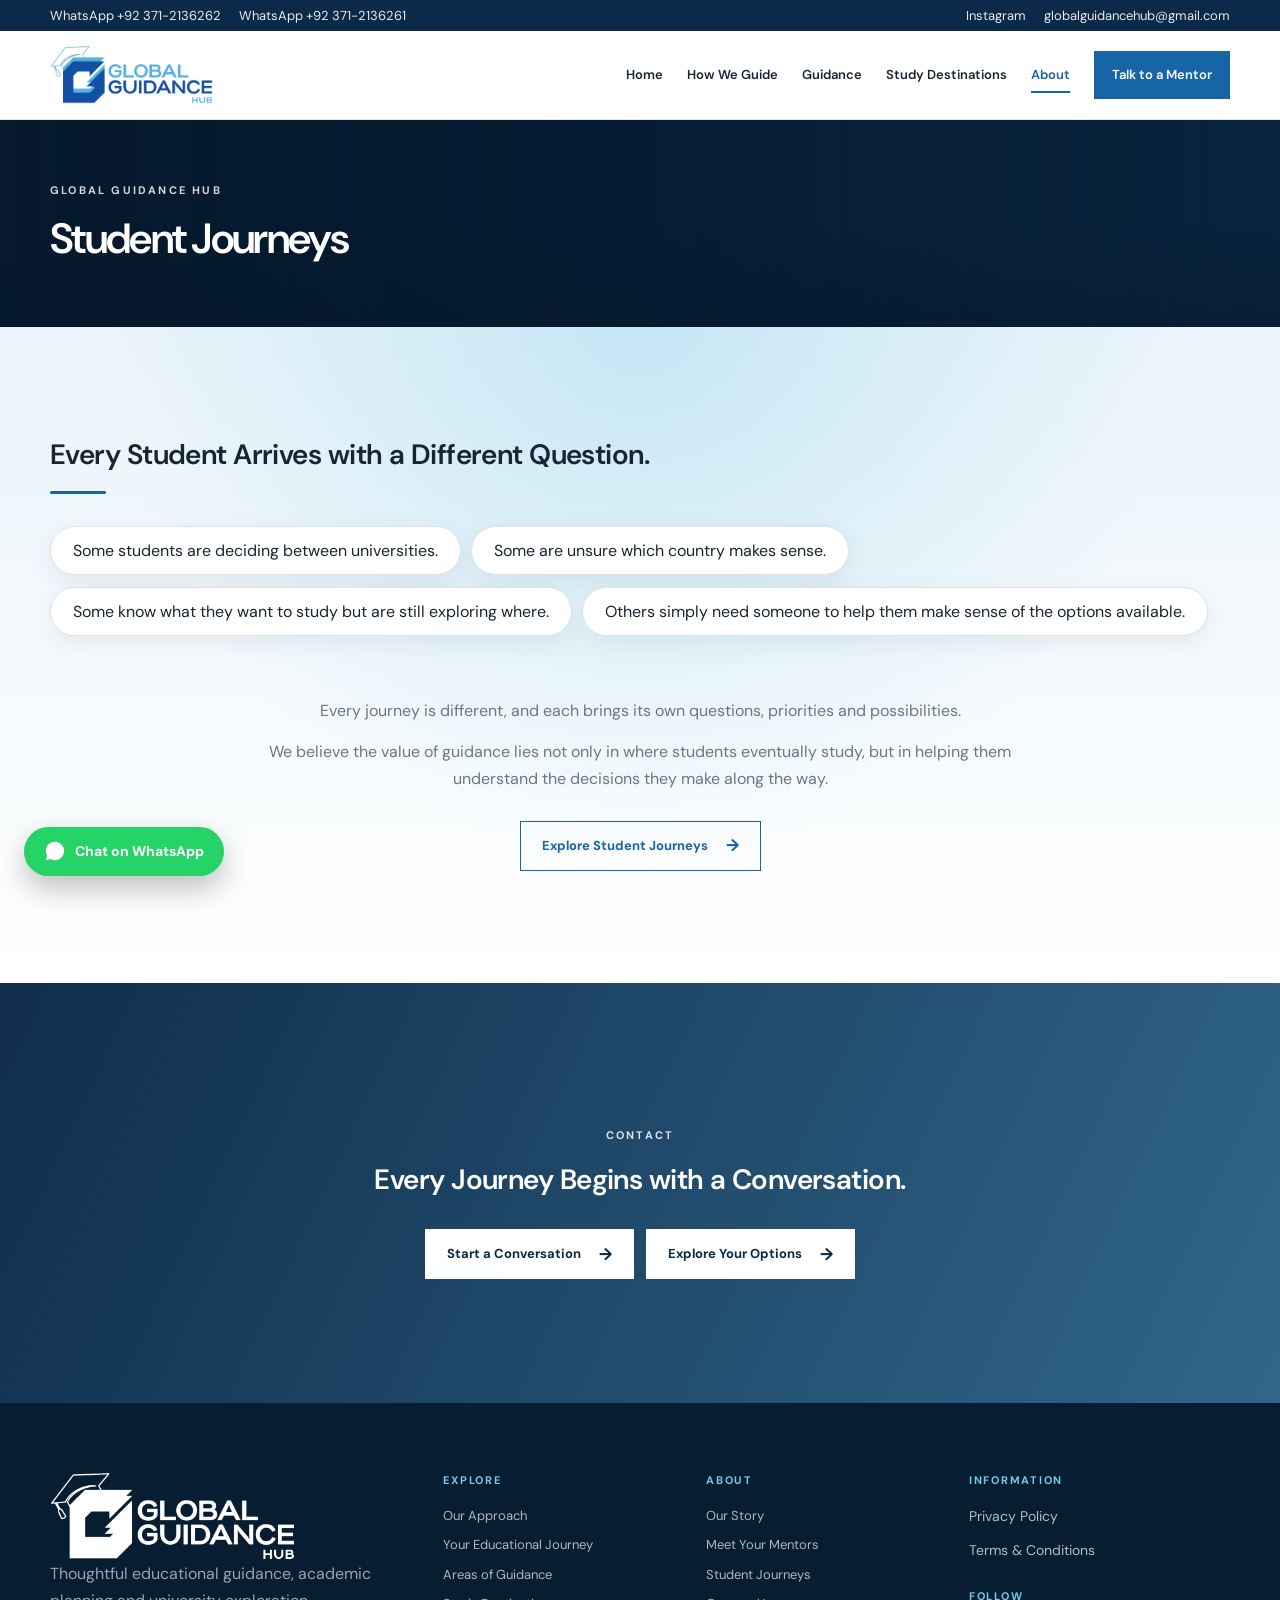
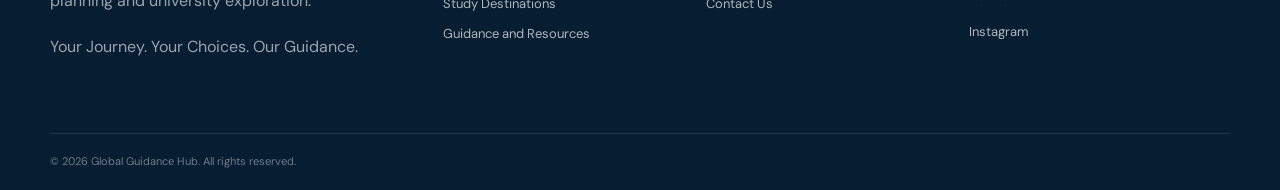
<file: stories.html>
<!DOCTYPE html>
<html lang="en">
<head>
  <meta charset="UTF-8">
  <meta name="viewport" content="width=device-width, initial-scale=1.0">
  <meta name="description" content="Global Guidance Hub — thoughtful educational guidance, academic planning and university exploration.">
  <meta property="og:type" content="website">
  <meta property="og:title" content="Student Journeys | Global Guidance Hub">
  <meta property="og:description" content="Thoughtful educational guidance, academic planning and university exploration.">
  <meta property="og:url" content="https://mithanizulfikar.github.io/GlobalGuidance/stories.html">
  <meta property="og:image" content="https://mithanizulfikar.github.io/GlobalGuidance/assets/global-guidance-hub-logo.png">
  <meta name="theme-color" content="#0b2948">
  <title>Student Journeys | Global Guidance Hub</title>
  <link rel="preconnect" href="https://fonts.googleapis.com">
  <link rel="preconnect" href="https://fonts.gstatic.com" crossorigin>
  <link href="https://fonts.googleapis.com/css2?family=DM+Sans:wght@400;500;600;700&display=swap" rel="stylesheet">
  <link rel="stylesheet" href="style.css">
  <style>
    /* ===== top bar + floating WhatsApp ===== */
    .quick-links{background:#0b2948;color:#fff;font-size:13px;line-height:1}
    .quick-links .container{display:flex;flex-wrap:wrap;justify-content:space-between;align-items:center;gap:6px 22px;padding-top:9px;padding-bottom:9px}
    .quick-links span{display:flex;flex-wrap:wrap;gap:6px 18px}
    .quick-links a{color:#fff;text-decoration:none;opacity:.9;white-space:nowrap}
    .quick-links a:hover{opacity:1;text-decoration:underline}
    .wa-float{position:fixed;left:24px;bottom:24px;z-index:60;display:inline-flex;align-items:center;gap:9px;padding:13px 20px;border-radius:999px;background:#25d366;color:#fff;font-size:14px;font-weight:700;text-decoration:none;box-shadow:0 12px 30px rgba(0,0,0,.25);transition:transform .2s}
    .wa-float:hover{transform:translateY(-3px)}
    .brand img{width:auto;height:58px}
    .section-head p,.section-head p:last-child{color:var(--muted)}
    .light-head p,.light-head p:last-child{color:rgba(255,255,255,.8)}
    .about-content{padding:90px 0}
    .final-cta p:last-of-type{margin-top:26px}
    .footer-text{display:block;margin-bottom:11px;color:rgba(255,255,255,.7);font-size:14px}

    /* ===== typography: one font, no italics, one body size, one-line headings ===== */
    :root{--dark:#071d32;--serif:var(--sans)}
    html{scroll-padding-top:100px}
    em{font-style:normal}
    h1,h2,h3{letter-spacing:-.02em}
    h2,.final-cta h2,.intro h2,#about h2,#stories h2{font-size:clamp(20px,2.2vw,28px);white-space:nowrap}
    h4{margin:0 0 10px;font-family:var(--sans);font-size:17px;font-weight:700;line-height:1.35;letter-spacing:0;color:var(--blue)}
    .destination-card h4,.light-head h4{color:var(--sky)}
    .light-head h4{margin-top:6px}
    main p:not(.eyebrow):not(.hero-lead):not(.form-message),main li,.footer-brand p{font-size:16px!important;line-height:1.7}
    .hero .hero-copy{max-width:1000px}
    .hero .hero-copy h1{font-size:clamp(26px,3.3vw,50px)!important;line-height:1.14!important;white-space:nowrap;margin-bottom:8px!important}
    .hero-lead{margin:0 0 24px;font-size:clamp(18px,2vw,28px);font-weight:500;letter-spacing:-.01em;color:var(--sky)}
    .hero .hero-copy .hero-text{margin-bottom:14px}
    .stage-card h3{font-size:22px;line-height:1.2}
    .process-main h3{font-size:clamp(24px,2.2vw,30px)}
    .destination-card h3{font-size:clamp(24px,2vw,30px)}
    .guide-card h3{font-size:19px}
    #about h2{white-space:normal;line-height:1.2;margin-bottom:22px}   /* half-width column: allowed to wrap */

    /* ===== layout ===== */
    .intro-grid{grid-template-columns:1fr;gap:34px}
    .intro-text{max-width:820px;padding-left:30px;border-left:3px solid rgba(23,100,167,.28)}
    .intro-text p+p{margin-top:14px}
    .intro-text .button{margin-top:8px}
    .section-head h2::after,.intro h2::after{content:"";display:block;width:56px;height:3px;border-radius:3px;background:var(--blue);margin-top:20px}
    .light-head h2::after{background:var(--sky)}
    #stories .section-head{max-width:none}
    .center{text-align:center}
    .center p{max-width:760px;margin:0 auto 14px;color:var(--muted)}
    .center .button{margin-top:14px}
    .stage-grid.flow{border:0;gap:18px}
    .stage-grid.flow .stage-card{min-height:0;border:1px solid var(--line)!important}
    #areas .stage-grid,#choosing .stage-grid{grid-template-columns:repeat(4,1fr)}
    #explore .stage-grid{grid-template-columns:repeat(6,1fr)}
    #explore .stage-card{grid-column:span 2}
    #explore .stage-card:nth-child(n+4){grid-column:span 3}
    #choosing .stage-card:last-child{grid-column:span 2}
    .stage-card h4{margin-top:-4px}
    .stage-card p{margin-bottom:10px}
    .process-main p+p{margin-top:8px}
    #how-we-guide .center,#applications .center{margin-top:44px}
    .fit-grid{margin-bottom:0}
    .fit-footer p+p{margin-top:8px}
    .fit-footer{gap:30px}
    .final-cta p{max-width:660px;margin:0 auto 22px;color:rgba(255,255,255,.85)}
    .final-cta .button{margin:4px 6px}
    .final-cta p a{color:inherit;text-decoration:underline}
    .guide-card{min-height:190px;transition:transform .25s ease,box-shadow .25s ease}
    .guide-card:hover{transform:translateY(-4px);box-shadow:0 18px 40px rgba(11,41,72,.12)}
    .guide-card p{margin-top:12px;color:var(--muted)}
    .destination-card.europe{grid-column:span 2}
    /* destination cards: same start line for every heading, clearer text on photos */
    .destination-card{align-items:stretch;padding:66px 31px 31px}
    .destination-card>div{display:flex;flex-direction:column;width:100%}
    .destination-card::before{background:linear-gradient(180deg,rgba(4,20,36,.84) 0%,rgba(4,20,36,.9) 100%)}
    .destination-card:hover::before{background:linear-gradient(180deg,rgba(4,20,36,.74),rgba(11,41,72,.88))}
    .destination-card h3,.destination-card h4,.destination-card p{text-shadow:0 1px 8px rgba(0,0,0,.45)}
    .destination-card h4{min-height:2.7em}
    .destination-card p{color:rgba(255,255,255,.93)}
    .destination-card a{margin-top:auto;padding-top:14px}
    .destination-card p{margin-bottom:8px}
    .footer-brand img{background:transparent;padding:0;filter:brightness(0) invert(1)}
    .profile-intro p+p{margin-top:12px}
    .stories-section .section-head p{display:inline-block;margin:6px 10px 6px 0;padding:10px 22px;border-radius:999px;background:#fff;border:1px solid var(--line);box-shadow:0 8px 24px rgba(11,41,72,.07);color:var(--ink)}
    .stories-section .section-head h2{margin-bottom:26px}
    @media(min-width:681px){#early-planning .fit-grid div:last-child{grid-column:span 2}}

    /* ===== destination photos ===== */
    .malaysia{background-image:url("assets/malaysia.jpg"),url("https://unsplash.com/photos/GcueZ9hmD6c/download?force=true&w=1100")}
    .australia{background-image:url("assets/australia.jpg"),url("https://unsplash.com/photos/3HuDT9sC29U/download?force=true&w=1100"),url("https://images.unsplash.com/photo-1506973035872-a4ec16b8e8d4?auto=format&fit=crop&w=1100&q=82")}

    /* ===== section backgrounds ===== */
    #approach{background:radial-gradient(circle at 92% 8%,rgba(120,201,231,.30),transparent 42%),radial-gradient(circle at 4% 96%,rgba(23,100,167,.10),transparent 40%),var(--cream)}
    #mentors{background:radial-gradient(circle at 94% 12%,rgba(120,201,231,.22),transparent 40%),linear-gradient(180deg,#fff,#f1f8fc)}
    #explore{background:radial-gradient(circle at 6% 0%,rgba(120,201,231,.20),transparent 38%),radial-gradient(rgba(23,100,167,.08) 1.3px,transparent 1.6px) 0 0/28px 28px,linear-gradient(180deg,#fff,#f3f9fd)}
    #how-we-guide,#applications{background:radial-gradient(circle at 95% 6%,rgba(120,201,231,.26),transparent 40%),repeating-linear-gradient(135deg,rgba(11,41,72,.03) 0 1px,transparent 1px 16px),var(--cream)}
    #areas{background:#fff}
    #choosing{background:linear-gradient(rgba(11,41,72,.045) 1px,transparent 1px) 0 0/48px 48px,linear-gradient(90deg,rgba(11,41,72,.045) 1px,transparent 1px) 0 0/48px 48px,radial-gradient(circle at 92% 0%,rgba(120,201,231,.22),transparent 42%),var(--cream)}
    #early-planning{background:radial-gradient(circle at 90% 0%,rgba(35,134,191,.14),transparent 40%),linear-gradient(180deg,#e8f3fa,#fff)}
    #guidance{background:radial-gradient(circle at 4% 0%,rgba(120,201,231,.20),transparent 38%),radial-gradient(rgba(23,100,167,.08) 1.3px,transparent 1.6px) 0 0/28px 28px,linear-gradient(180deg,#fff,#f3f9fd)}
    #stories{background:radial-gradient(circle at 50% 0%,rgba(120,201,231,.32),transparent 58%),linear-gradient(180deg,#eaf4fa,#fff)}

    /* ===== responsive ===== */
    @media(max-width:1080px){
      #areas .stage-grid,#choosing .stage-grid,#explore .stage-grid{grid-template-columns:repeat(2,1fr)}
      #explore .stage-card,#explore .stage-card:nth-child(n+4){grid-column:span 1}
      #explore .stage-card:last-child,#choosing .stage-card:last-child{grid-column:span 2}
      .destination-card.europe{grid-column:auto}
    }
    @media(max-width:800px){
      h2,.final-cta h2,.intro h2,#stories h2{white-space:normal;font-size:24px}
      .hero .hero-copy h1{white-space:normal;font-size:30px!important}
    }
    @media(max-width:680px){
      #areas .stage-grid,#choosing .stage-grid,#explore .stage-grid{grid-template-columns:1fr}
      #explore .stage-card:last-child,#choosing .stage-card:last-child{grid-column:span 1}
      .quick-links .container{justify-content:center}
      .wa-float{left:14px;bottom:16px;padding:12px 16px;font-size:13px}
    }

    /* ===== multi-page: inner-page banner, active menu item ===== */
    .page-hero{min-height:0}
    .page-hero .hero-inner{min-height:0;padding:64px 0}
    .page-hero .hero-copy h1{margin-bottom:0!important}
    .main-nav a[aria-current="page"]:not(.nav-button){color:var(--blue);box-shadow:inset 0 -2px 0 var(--blue)}
    .intro-text .button{margin:8px 8px 0 0}

    /* ===== welcome popup (home page) ===== */
    .welcome-pop{position:fixed;inset:0;z-index:500;display:flex;align-items:center;justify-content:center;padding:20px;background:rgba(4,20,36,.74);opacity:0;visibility:hidden;transition:opacity .35s,visibility .35s}
    .welcome-pop.show{opacity:1;visibility:visible}
    .welcome-card{position:relative;display:grid;grid-template-columns:1fr 1fr;width:min(860px,100%);max-height:92vh;overflow:auto;background:#fff;box-shadow:0 40px 100px rgba(0,0,0,.45);transform:translateY(24px) scale(.98);transition:transform .4s}
    .welcome-pop.show .welcome-card{transform:none}
    .welcome-img{min-height:430px;background:linear-gradient(rgba(7,29,50,.2),rgba(7,29,50,.55)),url("https://images.unsplash.com/photo-1564981797816-1043664bf78d?auto=format&fit=crop&w=1100&q=85") center/cover}
    .welcome-text{display:flex;flex-direction:column;justify-content:center;padding:46px 40px}
    .welcome-card h2{white-space:normal;font-size:clamp(26px,3vw,34px);line-height:1.15;margin-bottom:8px}
    .welcome-lead{margin-bottom:14px;font-size:20px;font-weight:600;color:var(--blue)}
    .welcome-text p{font-size:16px;line-height:1.7;color:var(--muted)}
    .welcome-text .welcome-lead{color:var(--blue)}
    .welcome-actions{display:flex;flex-wrap:wrap;gap:10px;margin-top:22px}
    .welcome-close{position:absolute;top:10px;right:12px;z-index:3;width:38px;height:38px;border:0;border-radius:50%;background:rgba(255,255,255,.95);font-size:24px;line-height:1;cursor:pointer;box-shadow:0 4px 14px rgba(0,0,0,.2)}
    @media(max-width:680px){.welcome-card{grid-template-columns:1fr}.welcome-img{min-height:170px}.welcome-text{padding:28px 24px}}

    /* ===== dropdown menus; banner title replaces the first section's small label ===== */
    .nav-drop{position:relative;display:inline-flex}
    .drop-menu{position:absolute;top:100%;left:-14px;z-index:120;display:none;min-width:290px;padding:10px;background:#fff;border:1px solid var(--line);box-shadow:0 22px 50px rgba(11,41,72,.16)}
    .drop-menu a{display:block;padding:11px 14px;white-space:nowrap}
    .nav-drop:hover .drop-menu,.nav-drop:focus-within .drop-menu{display:block}
    .page-hero + section .eyebrow{display:none}
    @media(max-width:960px){.nav-drop{display:block}.drop-menu{position:static;display:block;min-width:0;padding:0 0 0 14px;border:0;box-shadow:none}.drop-menu a{padding:8px 0}}

  </style>
</head>
<body>

<div class="quick-links"><div class="container">
  <span><a href="https://wa.me/923712136262" target="_blank" rel="noopener">WhatsApp +92 371-2136262</a><a href="https://wa.me/923712136261" target="_blank" rel="noopener">WhatsApp +92 371-2136261</a></span>
  <span><a href="https://www.instagram.com/global.guidance.hub/" target="_blank" rel="noopener">Instagram</a><a href="mailto:globalguidancehub@gmail.com">globalguidancehub@gmail.com</a></span>
</div></div>

<header class="site-header" id="top">
  <div class="container nav-wrap">
    <a class="brand" href="index.html" aria-label="Global Guidance Hub"><img src="assets/global-guidance-hub-logo.png" alt="Global Guidance Hub logo"></a>
    <button class="menu-toggle" type="button" aria-label="Open navigation" aria-expanded="false"><span></span><span></span><span></span></button>
    <nav class="main-nav" id="mainNav" aria-label="Main navigation">
      <a href="index.html">Home</a>
      <a href="how-we-guide.html">How We Guide</a>
      <div class="nav-drop"><a href="areas.html">Guidance</a><div class="drop-menu"><a href="areas.html">Areas of Guidance</a><a href="universities.html">Choosing the Right University</a><a href="early-planning.html">Early Academic Planning</a><a href="applications.html">Applications and Admissions</a><a href="resources.html">Guidance and Resources</a></div></div>
      <a href="destinations.html">Study Destinations</a>
      <div class="nav-drop"><a href="about.html" aria-current="page">About</a><div class="drop-menu"><a href="about.html">About Global Guidance Hub</a><a href="mentors.html">Introducing the Mentors</a><a href="stories.html" aria-current="page">Student Journeys</a></div></div>
      <a class="nav-button" href="contact.html">Talk to a Mentor</a>
    </nav>
  </div>
</header>

<main>
<section class="hero page-hero"><div class="hero-media" aria-hidden="true"></div><div class="hero-shade" aria-hidden="true"></div><div class="container hero-inner"><div class="hero-copy"><p class="eyebrow">GLOBAL GUIDANCE HUB</p><h1>Student Journeys</h1></div></div></section>

  <section class="section stories-section" id="stories"><div class="container">
      <div class="section-head  reveal"><p class="eyebrow eyebrow-blue">STUDENT JOURNEYS</p><h2>Every Student Arrives with a Different Question.</h2><p>Some students are deciding between universities.</p><p>Some are unsure which country makes sense.</p><p>Some know what they want to study but are still exploring where.</p><p>Others simply need someone to help them make sense of the options available.</p></div><div class="center reveal"><p>Every journey is different, and each brings its own questions, priorities and possibilities.</p><p>We believe the value of guidance lies not only in where students eventually study, but in helping them understand the decisions they make along the way.</p><a class="button button-outline" href="contact.html#contact">Explore Student Journeys <span>→</span></a></div></div></section>

<section class="final-cta"><div class="container reveal"><p class="eyebrow eyebrow-light">CONTACT</p><h2>Every Journey Begins with a Conversation.</h2><a class="button button-white" href="https://wa.me/923712136262?text=Hello%20Global%20Guidance%20Hub%2C%20I%27d%20like%20to%20start%20a%20conversation." target="_blank" rel="noopener">Start a Conversation <span>→</span></a><a class="button button-white" href="contact.html#profile">Explore Your Options <span>→</span></a></div></section>
</main>

<footer class="footer">
  <div class="container footer-grid">
    <div class="footer-brand"><img src="assets/global-guidance-hub-logo.png" alt="Global Guidance Hub logo"><p>Thoughtful educational guidance, academic planning and university exploration.</p><p>Your Journey. Your Choices. Our Guidance.</p></div>
    <div><h4>Explore</h4><a href="index.html#approach">Our Approach</a><a href="index.html#explore">Your Educational Journey</a><a href="areas.html#areas">Areas of Guidance</a><a href="destinations.html#destinations">Study Destinations</a><a href="resources.html#guidance">Guidance and Resources</a></div>
    <div><h4>About</h4><a href="about.html#about">Our Story</a><a href="mentors.html#mentors">Meet Your Mentors</a><a href="#stories">Student Journeys</a><a href="contact.html#contact">Contact Us</a></div>
    <div><h4>Information</h4><span class="footer-text">Privacy Policy</span><span class="footer-text">Terms &amp; Conditions</span>
      <h4 class="follow-title">Follow</h4><div class="socials"><a href="https://www.instagram.com/global.guidance.hub/" target="_blank" rel="noopener">Instagram</a></div></div>
  </div>
  <div class="container footer-bottom"><span>© <span id="year">2026</span> Global Guidance Hub. All rights reserved.</span></div>
</footer>

<a class="wa-float" href="https://wa.me/923712136262?text=Hello%20Global%20Guidance%20Hub%2C%20I%20would%20like%20to%20talk%20to%20a%20mentor%20about%20studying%20abroad." target="_blank" rel="noopener" aria-label="Chat with us on WhatsApp"><svg viewBox="0 0 24 24" width="22" height="22" aria-hidden="true"><path fill="#fff" d="M12 2a10 10 0 0 0-8.6 15.1L2 22l5-1.3A10 10 0 1 0 12 2z"/></svg><span>Chat on WhatsApp</span></a>
<button class="back-top" id="backTop" aria-label="Back to top">↑</button>

<script src="script.js"></script>

<script>
/* ---------- Anchor links: always land on the very top of the section (below the sticky header) ---------- */
(function () {
  var hdr = document.querySelector('.site-header');
  function go(id, smooth) {
    var el = document.getElementById(id); if (!el) return;
    var y = el.getBoundingClientRect().top + window.pageYOffset - (hdr ? hdr.offsetHeight : 0) - 4;
    window.scrollTo({ top: Math.max(0, y), behavior: smooth ? 'smooth' : 'instant' });
  }
  function settle(id, tries) {
    var last = -1, still = 0;
    (function tick() {
      var y = window.pageYOffset;
      if (y === last) still++; else { still = 0; last = y; }
      if (still < 8) { requestAnimationFrame(tick); return; }
      var el = document.getElementById(id); if (!el || tries < 1) return;
      var d = el.getBoundingClientRect().top - ((hdr ? hdr.offsetHeight : 0) + 4);
      if (Math.abs(d) > 2) { go(id, false); settle(id, tries - 1); }
    })();
  }
  document.addEventListener('click', function (e) {
    var a = e.target.closest ? e.target.closest('a[href^="#"]') : null;
    if (!a) return;
    var id = a.getAttribute('href').slice(1);
    if (!id || !document.getElementById(id)) return;
    e.preventDefault(); go(id, true);
    settle(id, 4);   // keep correcting until the page has stopped moving
  });
  // Always open at the top of the page, unless the link itself points to a section (e.g. /#about)
  if ('scrollRestoration' in history) history.scrollRestoration = 'manual';
  window.addEventListener('load', function () {
    var id = location.hash.slice(1);
    if (id && document.getElementById(id)) setTimeout(function () { go(id, false); }, 250);
    else window.scrollTo(0, 0);
  });
})();
</script>
</body>
</html>
</file>
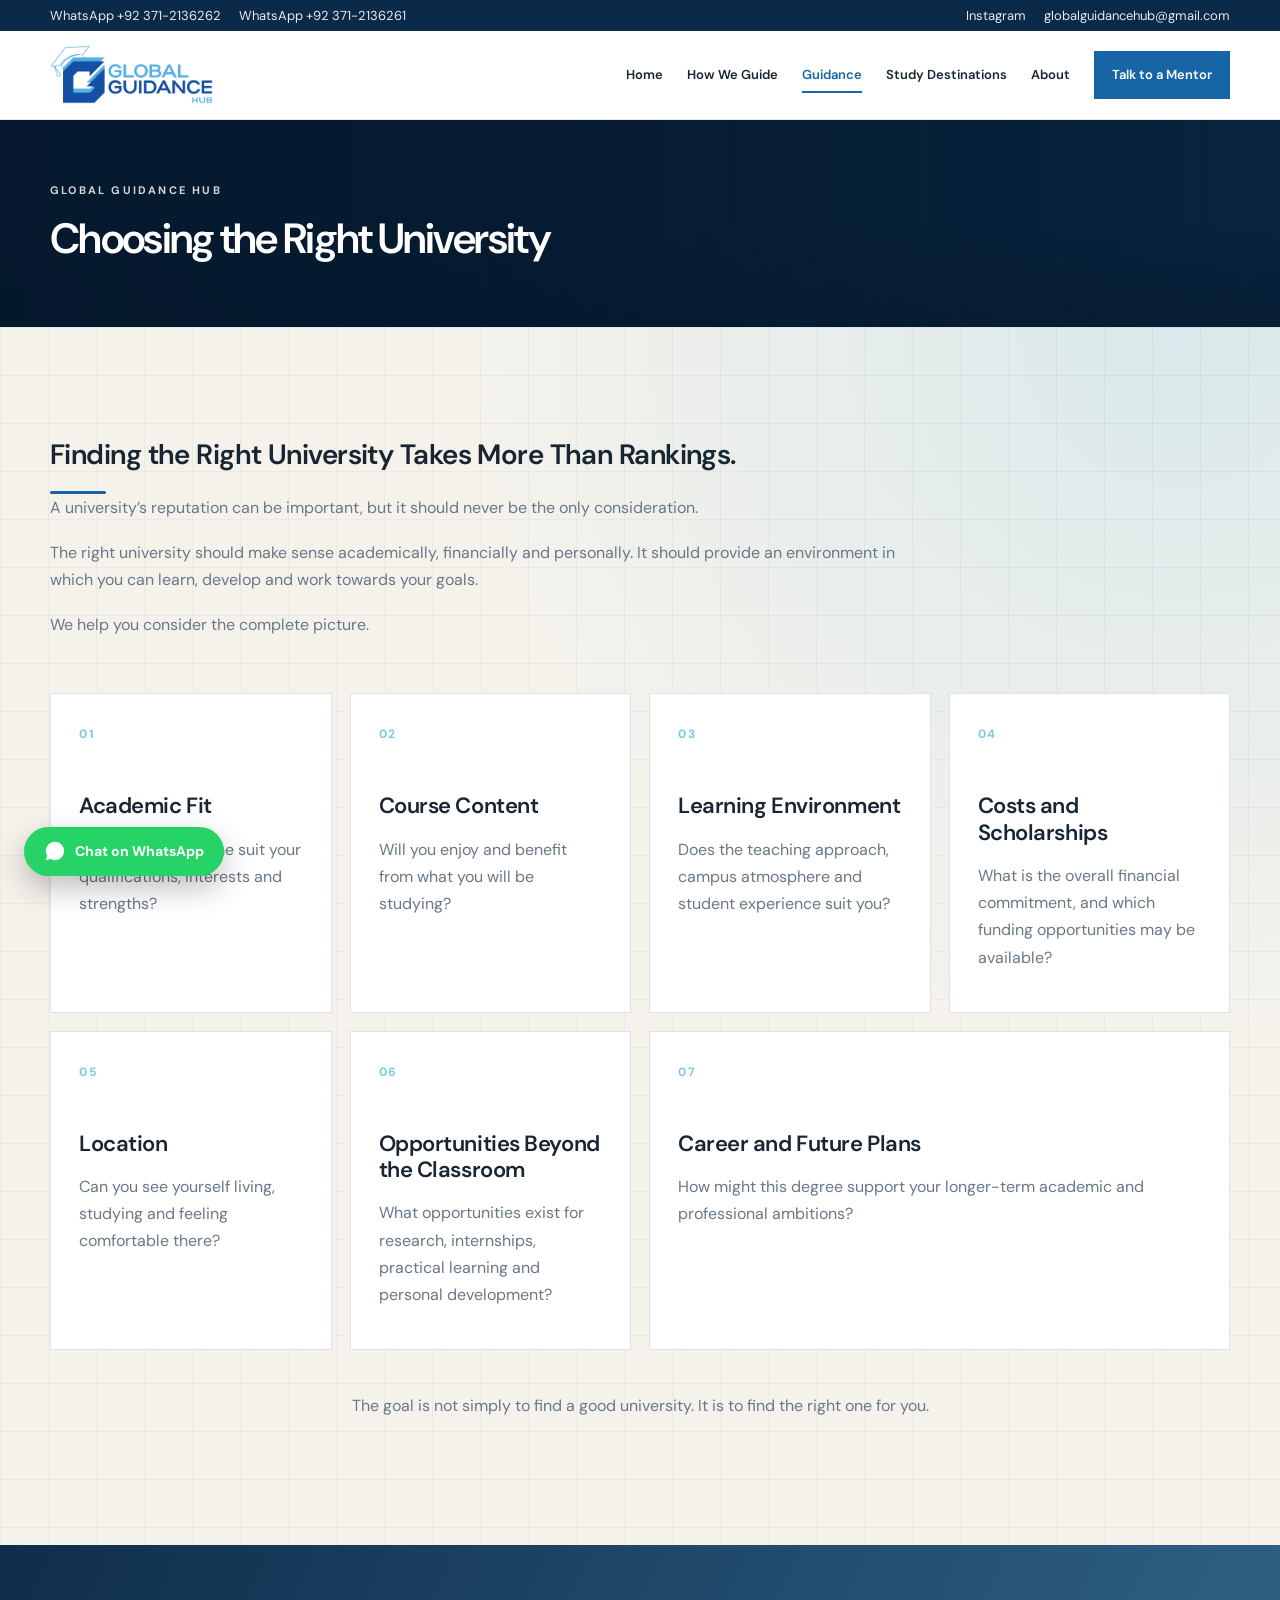
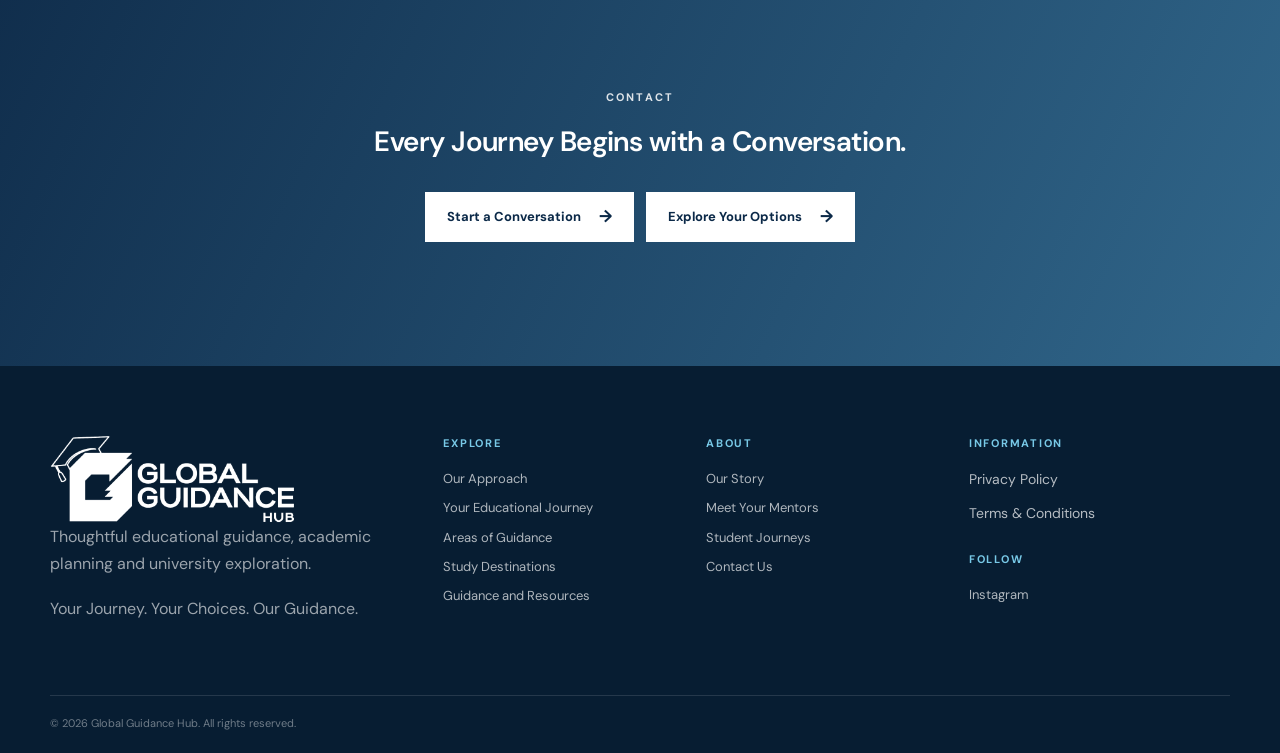
<file: universities.html>
<!DOCTYPE html>
<html lang="en">
<head>
  <meta charset="UTF-8">
  <meta name="viewport" content="width=device-width, initial-scale=1.0">
  <meta name="description" content="Global Guidance Hub — thoughtful educational guidance, academic planning and university exploration.">
  <meta property="og:type" content="website">
  <meta property="og:title" content="Choosing the Right University | Global Guidance Hub">
  <meta property="og:description" content="Thoughtful educational guidance, academic planning and university exploration.">
  <meta property="og:url" content="https://mithanizulfikar.github.io/GlobalGuidance/universities.html">
  <meta property="og:image" content="https://mithanizulfikar.github.io/GlobalGuidance/assets/global-guidance-hub-logo.png">
  <meta name="theme-color" content="#0b2948">
  <title>Choosing the Right University | Global Guidance Hub</title>
  <link rel="preconnect" href="https://fonts.googleapis.com">
  <link rel="preconnect" href="https://fonts.gstatic.com" crossorigin>
  <link href="https://fonts.googleapis.com/css2?family=DM+Sans:wght@400;500;600;700&display=swap" rel="stylesheet">
  <link rel="stylesheet" href="style.css">
  <style>
    /* ===== top bar + floating WhatsApp ===== */
    .quick-links{background:#0b2948;color:#fff;font-size:13px;line-height:1}
    .quick-links .container{display:flex;flex-wrap:wrap;justify-content:space-between;align-items:center;gap:6px 22px;padding-top:9px;padding-bottom:9px}
    .quick-links span{display:flex;flex-wrap:wrap;gap:6px 18px}
    .quick-links a{color:#fff;text-decoration:none;opacity:.9;white-space:nowrap}
    .quick-links a:hover{opacity:1;text-decoration:underline}
    .wa-float{position:fixed;left:24px;bottom:24px;z-index:60;display:inline-flex;align-items:center;gap:9px;padding:13px 20px;border-radius:999px;background:#25d366;color:#fff;font-size:14px;font-weight:700;text-decoration:none;box-shadow:0 12px 30px rgba(0,0,0,.25);transition:transform .2s}
    .wa-float:hover{transform:translateY(-3px)}
    .brand img{width:auto;height:58px}
    .section-head p,.section-head p:last-child{color:var(--muted)}
    .light-head p,.light-head p:last-child{color:rgba(255,255,255,.8)}
    .about-content{padding:90px 0}
    .final-cta p:last-of-type{margin-top:26px}
    .footer-text{display:block;margin-bottom:11px;color:rgba(255,255,255,.7);font-size:14px}

    /* ===== typography: one font, no italics, one body size, one-line headings ===== */
    :root{--dark:#071d32;--serif:var(--sans)}
    html{scroll-padding-top:100px}
    em{font-style:normal}
    h1,h2,h3{letter-spacing:-.02em}
    h2,.final-cta h2,.intro h2,#about h2,#stories h2{font-size:clamp(20px,2.2vw,28px);white-space:nowrap}
    h4{margin:0 0 10px;font-family:var(--sans);font-size:17px;font-weight:700;line-height:1.35;letter-spacing:0;color:var(--blue)}
    .destination-card h4,.light-head h4{color:var(--sky)}
    .light-head h4{margin-top:6px}
    main p:not(.eyebrow):not(.hero-lead):not(.form-message),main li,.footer-brand p{font-size:16px!important;line-height:1.7}
    .hero .hero-copy{max-width:1000px}
    .hero .hero-copy h1{font-size:clamp(26px,3.3vw,50px)!important;line-height:1.14!important;white-space:nowrap;margin-bottom:8px!important}
    .hero-lead{margin:0 0 24px;font-size:clamp(18px,2vw,28px);font-weight:500;letter-spacing:-.01em;color:var(--sky)}
    .hero .hero-copy .hero-text{margin-bottom:14px}
    .stage-card h3{font-size:22px;line-height:1.2}
    .process-main h3{font-size:clamp(24px,2.2vw,30px)}
    .destination-card h3{font-size:clamp(24px,2vw,30px)}
    .guide-card h3{font-size:19px}
    #about h2{white-space:normal;line-height:1.2;margin-bottom:22px}   /* half-width column: allowed to wrap */

    /* ===== layout ===== */
    .intro-grid{grid-template-columns:1fr;gap:34px}
    .intro-text{max-width:820px;padding-left:30px;border-left:3px solid rgba(23,100,167,.28)}
    .intro-text p+p{margin-top:14px}
    .intro-text .button{margin-top:8px}
    .section-head h2::after,.intro h2::after{content:"";display:block;width:56px;height:3px;border-radius:3px;background:var(--blue);margin-top:20px}
    .light-head h2::after{background:var(--sky)}
    #stories .section-head{max-width:none}
    .center{text-align:center}
    .center p{max-width:760px;margin:0 auto 14px;color:var(--muted)}
    .center .button{margin-top:14px}
    .stage-grid.flow{border:0;gap:18px}
    .stage-grid.flow .stage-card{min-height:0;border:1px solid var(--line)!important}
    #areas .stage-grid,#choosing .stage-grid{grid-template-columns:repeat(4,1fr)}
    #explore .stage-grid{grid-template-columns:repeat(6,1fr)}
    #explore .stage-card{grid-column:span 2}
    #explore .stage-card:nth-child(n+4){grid-column:span 3}
    #choosing .stage-card:last-child{grid-column:span 2}
    .stage-card h4{margin-top:-4px}
    .stage-card p{margin-bottom:10px}
    .process-main p+p{margin-top:8px}
    #how-we-guide .center,#applications .center{margin-top:44px}
    .fit-grid{margin-bottom:0}
    .fit-footer p+p{margin-top:8px}
    .fit-footer{gap:30px}
    .final-cta p{max-width:660px;margin:0 auto 22px;color:rgba(255,255,255,.85)}
    .final-cta .button{margin:4px 6px}
    .final-cta p a{color:inherit;text-decoration:underline}
    .guide-card{min-height:190px;transition:transform .25s ease,box-shadow .25s ease}
    .guide-card:hover{transform:translateY(-4px);box-shadow:0 18px 40px rgba(11,41,72,.12)}
    .guide-card p{margin-top:12px;color:var(--muted)}
    .destination-card.europe{grid-column:span 2}
    /* destination cards: same start line for every heading, clearer text on photos */
    .destination-card{align-items:stretch;padding:66px 31px 31px}
    .destination-card>div{display:flex;flex-direction:column;width:100%}
    .destination-card::before{background:linear-gradient(180deg,rgba(4,20,36,.84) 0%,rgba(4,20,36,.9) 100%)}
    .destination-card:hover::before{background:linear-gradient(180deg,rgba(4,20,36,.74),rgba(11,41,72,.88))}
    .destination-card h3,.destination-card h4,.destination-card p{text-shadow:0 1px 8px rgba(0,0,0,.45)}
    .destination-card h4{min-height:2.7em}
    .destination-card p{color:rgba(255,255,255,.93)}
    .destination-card a{margin-top:auto;padding-top:14px}
    .destination-card p{margin-bottom:8px}
    .footer-brand img{background:transparent;padding:0;filter:brightness(0) invert(1)}
    .profile-intro p+p{margin-top:12px}
    .stories-section .section-head p{display:inline-block;margin:6px 10px 6px 0;padding:10px 22px;border-radius:999px;background:#fff;border:1px solid var(--line);box-shadow:0 8px 24px rgba(11,41,72,.07);color:var(--ink)}
    .stories-section .section-head h2{margin-bottom:26px}
    @media(min-width:681px){#early-planning .fit-grid div:last-child{grid-column:span 2}}

    /* ===== destination photos ===== */
    .malaysia{background-image:url("assets/malaysia.jpg"),url("https://unsplash.com/photos/GcueZ9hmD6c/download?force=true&w=1100")}
    .australia{background-image:url("assets/australia.jpg"),url("https://unsplash.com/photos/3HuDT9sC29U/download?force=true&w=1100"),url("https://images.unsplash.com/photo-1506973035872-a4ec16b8e8d4?auto=format&fit=crop&w=1100&q=82")}

    /* ===== section backgrounds ===== */
    #approach{background:radial-gradient(circle at 92% 8%,rgba(120,201,231,.30),transparent 42%),radial-gradient(circle at 4% 96%,rgba(23,100,167,.10),transparent 40%),var(--cream)}
    #mentors{background:radial-gradient(circle at 94% 12%,rgba(120,201,231,.22),transparent 40%),linear-gradient(180deg,#fff,#f1f8fc)}
    #explore{background:radial-gradient(circle at 6% 0%,rgba(120,201,231,.20),transparent 38%),radial-gradient(rgba(23,100,167,.08) 1.3px,transparent 1.6px) 0 0/28px 28px,linear-gradient(180deg,#fff,#f3f9fd)}
    #how-we-guide,#applications{background:radial-gradient(circle at 95% 6%,rgba(120,201,231,.26),transparent 40%),repeating-linear-gradient(135deg,rgba(11,41,72,.03) 0 1px,transparent 1px 16px),var(--cream)}
    #areas{background:#fff}
    #choosing{background:linear-gradient(rgba(11,41,72,.045) 1px,transparent 1px) 0 0/48px 48px,linear-gradient(90deg,rgba(11,41,72,.045) 1px,transparent 1px) 0 0/48px 48px,radial-gradient(circle at 92% 0%,rgba(120,201,231,.22),transparent 42%),var(--cream)}
    #early-planning{background:radial-gradient(circle at 90% 0%,rgba(35,134,191,.14),transparent 40%),linear-gradient(180deg,#e8f3fa,#fff)}
    #guidance{background:radial-gradient(circle at 4% 0%,rgba(120,201,231,.20),transparent 38%),radial-gradient(rgba(23,100,167,.08) 1.3px,transparent 1.6px) 0 0/28px 28px,linear-gradient(180deg,#fff,#f3f9fd)}
    #stories{background:radial-gradient(circle at 50% 0%,rgba(120,201,231,.32),transparent 58%),linear-gradient(180deg,#eaf4fa,#fff)}

    /* ===== responsive ===== */
    @media(max-width:1080px){
      #areas .stage-grid,#choosing .stage-grid,#explore .stage-grid{grid-template-columns:repeat(2,1fr)}
      #explore .stage-card,#explore .stage-card:nth-child(n+4){grid-column:span 1}
      #explore .stage-card:last-child,#choosing .stage-card:last-child{grid-column:span 2}
      .destination-card.europe{grid-column:auto}
    }
    @media(max-width:800px){
      h2,.final-cta h2,.intro h2,#stories h2{white-space:normal;font-size:24px}
      .hero .hero-copy h1{white-space:normal;font-size:30px!important}
    }
    @media(max-width:680px){
      #areas .stage-grid,#choosing .stage-grid,#explore .stage-grid{grid-template-columns:1fr}
      #explore .stage-card:last-child,#choosing .stage-card:last-child{grid-column:span 1}
      .quick-links .container{justify-content:center}
      .wa-float{left:14px;bottom:16px;padding:12px 16px;font-size:13px}
    }

    /* ===== multi-page: inner-page banner, active menu item ===== */
    .page-hero{min-height:0}
    .page-hero .hero-inner{min-height:0;padding:64px 0}
    .page-hero .hero-copy h1{margin-bottom:0!important}
    .main-nav a[aria-current="page"]:not(.nav-button){color:var(--blue);box-shadow:inset 0 -2px 0 var(--blue)}
    .intro-text .button{margin:8px 8px 0 0}

    /* ===== welcome popup (home page) ===== */
    .welcome-pop{position:fixed;inset:0;z-index:500;display:flex;align-items:center;justify-content:center;padding:20px;background:rgba(4,20,36,.74);opacity:0;visibility:hidden;transition:opacity .35s,visibility .35s}
    .welcome-pop.show{opacity:1;visibility:visible}
    .welcome-card{position:relative;display:grid;grid-template-columns:1fr 1fr;width:min(860px,100%);max-height:92vh;overflow:auto;background:#fff;box-shadow:0 40px 100px rgba(0,0,0,.45);transform:translateY(24px) scale(.98);transition:transform .4s}
    .welcome-pop.show .welcome-card{transform:none}
    .welcome-img{min-height:430px;background:linear-gradient(rgba(7,29,50,.2),rgba(7,29,50,.55)),url("https://images.unsplash.com/photo-1564981797816-1043664bf78d?auto=format&fit=crop&w=1100&q=85") center/cover}
    .welcome-text{display:flex;flex-direction:column;justify-content:center;padding:46px 40px}
    .welcome-card h2{white-space:normal;font-size:clamp(26px,3vw,34px);line-height:1.15;margin-bottom:8px}
    .welcome-lead{margin-bottom:14px;font-size:20px;font-weight:600;color:var(--blue)}
    .welcome-text p{font-size:16px;line-height:1.7;color:var(--muted)}
    .welcome-text .welcome-lead{color:var(--blue)}
    .welcome-actions{display:flex;flex-wrap:wrap;gap:10px;margin-top:22px}
    .welcome-close{position:absolute;top:10px;right:12px;z-index:3;width:38px;height:38px;border:0;border-radius:50%;background:rgba(255,255,255,.95);font-size:24px;line-height:1;cursor:pointer;box-shadow:0 4px 14px rgba(0,0,0,.2)}
    @media(max-width:680px){.welcome-card{grid-template-columns:1fr}.welcome-img{min-height:170px}.welcome-text{padding:28px 24px}}

    /* ===== dropdown menus; banner title replaces the first section's small label ===== */
    .nav-drop{position:relative;display:inline-flex}
    .drop-menu{position:absolute;top:100%;left:-14px;z-index:120;display:none;min-width:290px;padding:10px;background:#fff;border:1px solid var(--line);box-shadow:0 22px 50px rgba(11,41,72,.16)}
    .drop-menu a{display:block;padding:11px 14px;white-space:nowrap}
    .nav-drop:hover .drop-menu,.nav-drop:focus-within .drop-menu{display:block}
    .page-hero + section .eyebrow{display:none}
    @media(max-width:960px){.nav-drop{display:block}.drop-menu{position:static;display:block;min-width:0;padding:0 0 0 14px;border:0;box-shadow:none}.drop-menu a{padding:8px 0}}

  </style>
</head>
<body>

<div class="quick-links"><div class="container">
  <span><a href="https://wa.me/923712136262" target="_blank" rel="noopener">WhatsApp +92 371-2136262</a><a href="https://wa.me/923712136261" target="_blank" rel="noopener">WhatsApp +92 371-2136261</a></span>
  <span><a href="https://www.instagram.com/global.guidance.hub/" target="_blank" rel="noopener">Instagram</a><a href="mailto:globalguidancehub@gmail.com">globalguidancehub@gmail.com</a></span>
</div></div>

<header class="site-header" id="top">
  <div class="container nav-wrap">
    <a class="brand" href="index.html" aria-label="Global Guidance Hub"><img src="assets/global-guidance-hub-logo.png" alt="Global Guidance Hub logo"></a>
    <button class="menu-toggle" type="button" aria-label="Open navigation" aria-expanded="false"><span></span><span></span><span></span></button>
    <nav class="main-nav" id="mainNav" aria-label="Main navigation">
      <a href="index.html">Home</a>
      <a href="how-we-guide.html">How We Guide</a>
      <div class="nav-drop"><a href="areas.html" aria-current="page">Guidance</a><div class="drop-menu"><a href="areas.html">Areas of Guidance</a><a href="universities.html" aria-current="page">Choosing the Right University</a><a href="early-planning.html">Early Academic Planning</a><a href="applications.html">Applications and Admissions</a><a href="resources.html">Guidance and Resources</a></div></div>
      <a href="destinations.html">Study Destinations</a>
      <div class="nav-drop"><a href="about.html">About</a><div class="drop-menu"><a href="about.html">About Global Guidance Hub</a><a href="mentors.html">Introducing the Mentors</a><a href="stories.html">Student Journeys</a></div></div>
      <a class="nav-button" href="contact.html">Talk to a Mentor</a>
    </nav>
  </div>
</header>

<main>
<section class="hero page-hero"><div class="hero-media" aria-hidden="true"></div><div class="hero-shade" aria-hidden="true"></div><div class="container hero-inner"><div class="hero-copy"><p class="eyebrow">GLOBAL GUIDANCE HUB</p><h1>Choosing the Right University</h1></div></div></section>

  <section class="section stage-section" id="choosing"><div class="container">
      <div class="section-head  reveal"><p class="eyebrow eyebrow-blue">CHOOSING THE RIGHT UNIVERSITY</p><h2>Finding the Right University Takes More Than Rankings.</h2><p>A university’s reputation can be important, but it should never be the only consideration.</p><p>The right university should make sense academically, financially and personally. It should provide an environment in which you can learn, develop and work towards your goals.</p><p>We help you consider the complete picture.</p></div><div class="stage-grid flow"><article class="stage-card reveal"><span class="card-number">01</span><h3>Academic Fit</h3><p>Does the programme suit your qualifications, interests and strengths?</p></article><article class="stage-card reveal"><span class="card-number">02</span><h3>Course Content</h3><p>Will you enjoy and benefit from what you will be studying?</p></article><article class="stage-card reveal"><span class="card-number">03</span><h3>Learning Environment</h3><p>Does the teaching approach, campus atmosphere and student experience suit you?</p></article><article class="stage-card reveal"><span class="card-number">04</span><h3>Costs and Scholarships</h3><p>What is the overall financial commitment, and which funding opportunities may be available?</p></article><article class="stage-card reveal"><span class="card-number">05</span><h3>Location</h3><p>Can you see yourself living, studying and feeling comfortable there?</p></article><article class="stage-card reveal"><span class="card-number">06</span><h3>Opportunities Beyond the Classroom</h3><p>What opportunities exist for research, internships, practical learning and personal development?</p></article><article class="stage-card reveal"><span class="card-number">07</span><h3>Career and Future Plans</h3><p>How might this degree support your longer-term academic and professional ambitions?</p></article></div>
      <div class="center reveal"><p>The goal is not simply to find a good university. It is to find the right one for you.</p></div></div></section>

<section class="final-cta"><div class="container reveal"><p class="eyebrow eyebrow-light">CONTACT</p><h2>Every Journey Begins with a Conversation.</h2><a class="button button-white" href="https://wa.me/923712136262?text=Hello%20Global%20Guidance%20Hub%2C%20I%27d%20like%20to%20start%20a%20conversation." target="_blank" rel="noopener">Start a Conversation <span>→</span></a><a class="button button-white" href="contact.html#profile">Explore Your Options <span>→</span></a></div></section>
</main>

<footer class="footer">
  <div class="container footer-grid">
    <div class="footer-brand"><img src="assets/global-guidance-hub-logo.png" alt="Global Guidance Hub logo"><p>Thoughtful educational guidance, academic planning and university exploration.</p><p>Your Journey. Your Choices. Our Guidance.</p></div>
    <div><h4>Explore</h4><a href="index.html#approach">Our Approach</a><a href="index.html#explore">Your Educational Journey</a><a href="areas.html#areas">Areas of Guidance</a><a href="destinations.html#destinations">Study Destinations</a><a href="resources.html#guidance">Guidance and Resources</a></div>
    <div><h4>About</h4><a href="about.html#about">Our Story</a><a href="mentors.html#mentors">Meet Your Mentors</a><a href="stories.html#stories">Student Journeys</a><a href="contact.html#contact">Contact Us</a></div>
    <div><h4>Information</h4><span class="footer-text">Privacy Policy</span><span class="footer-text">Terms &amp; Conditions</span>
      <h4 class="follow-title">Follow</h4><div class="socials"><a href="https://www.instagram.com/global.guidance.hub/" target="_blank" rel="noopener">Instagram</a></div></div>
  </div>
  <div class="container footer-bottom"><span>© <span id="year">2026</span> Global Guidance Hub. All rights reserved.</span></div>
</footer>

<a class="wa-float" href="https://wa.me/923712136262?text=Hello%20Global%20Guidance%20Hub%2C%20I%20would%20like%20to%20talk%20to%20a%20mentor%20about%20studying%20abroad." target="_blank" rel="noopener" aria-label="Chat with us on WhatsApp"><svg viewBox="0 0 24 24" width="22" height="22" aria-hidden="true"><path fill="#fff" d="M12 2a10 10 0 0 0-8.6 15.1L2 22l5-1.3A10 10 0 1 0 12 2z"/></svg><span>Chat on WhatsApp</span></a>
<button class="back-top" id="backTop" aria-label="Back to top">↑</button>

<script src="script.js"></script>

<script>
/* ---------- Anchor links: always land on the very top of the section (below the sticky header) ---------- */
(function () {
  var hdr = document.querySelector('.site-header');
  function go(id, smooth) {
    var el = document.getElementById(id); if (!el) return;
    var y = el.getBoundingClientRect().top + window.pageYOffset - (hdr ? hdr.offsetHeight : 0) - 4;
    window.scrollTo({ top: Math.max(0, y), behavior: smooth ? 'smooth' : 'instant' });
  }
  function settle(id, tries) {
    var last = -1, still = 0;
    (function tick() {
      var y = window.pageYOffset;
      if (y === last) still++; else { still = 0; last = y; }
      if (still < 8) { requestAnimationFrame(tick); return; }
      var el = document.getElementById(id); if (!el || tries < 1) return;
      var d = el.getBoundingClientRect().top - ((hdr ? hdr.offsetHeight : 0) + 4);
      if (Math.abs(d) > 2) { go(id, false); settle(id, tries - 1); }
    })();
  }
  document.addEventListener('click', function (e) {
    var a = e.target.closest ? e.target.closest('a[href^="#"]') : null;
    if (!a) return;
    var id = a.getAttribute('href').slice(1);
    if (!id || !document.getElementById(id)) return;
    e.preventDefault(); go(id, true);
    settle(id, 4);   // keep correcting until the page has stopped moving
  });
  // Always open at the top of the page, unless the link itself points to a section (e.g. /#about)
  if ('scrollRestoration' in history) history.scrollRestoration = 'manual';
  window.addEventListener('load', function () {
    var id = location.hash.slice(1);
    if (id && document.getElementById(id)) setTimeout(function () { go(id, false); }, 250);
    else window.scrollTo(0, 0);
  });
})();
</script>
</body>
</html>
</file>
<file: style.css>
:root {
  --navy: #0b2948;
  --navy-2: #102f50;
  --blue: #1764a7;
  --blue-2: #2386bf;
  --sky: #78c9e7;
  --ink: #182532;
  --muted: #697786;
  --cream: #f5f2ec;
  --white: #ffffff;
  --line: #dce2e7;
  --serif: "Playfair Display", Georgia, serif;
  --sans: "DM Sans", Arial, sans-serif;
  --container: 1180px;
  --shadow: 0 20px 60px rgba(11, 41, 72, .12);
}

* { box-sizing: border-box; }

html {
  scroll-behavior: smooth;
  scroll-padding-top: 90px;
}

body {
  margin: 0;
  color: var(--ink);
  background: var(--white);
  font-family: var(--sans);
  line-height: 1.65;
  overflow-x: hidden;
}

body.menu-open { overflow: hidden; }

img { max-width: 100%; display: block; }

a {
  color: inherit;
  text-decoration: none;
}

button,
input,
select { font: inherit; }

button { cursor: pointer; }

.container {
  width: min(var(--container), calc(100% - 48px));
  margin-inline: auto;
}

.section {
  padding: 112px 0;
}

h1,
h2,
h3,
h4 {
  margin: 0;
  line-height: 1.12;
}

h1,
h2,
h3 {
  font-family: var(--serif);
  font-weight: 600;
}

h1 em,
h2 em,
h3 em {
  font-style: italic;
  font-weight: 500;
}

h2 {
  font-size: clamp(38px, 5vw, 64px);
  letter-spacing: -.025em;
}

p { margin: 0 0 18px; }

.eyebrow {
  margin: 0 0 18px;
  color: rgba(255,255,255,.82);
  font-size: 11px;
  line-height: 1.2;
  letter-spacing: .2em;
  font-weight: 700;
  text-transform: uppercase;
}

.eyebrow-blue { color: var(--blue); }
.eyebrow-light { color: rgba(255,255,255,.78); }

.center {
  text-align: center;
  margin-top: 42px;
}

/* HEADER */

.site-header {
  position: sticky;
  top: 0;
  z-index: 1000;
  background: rgba(255,255,255,.96);
  backdrop-filter: blur(16px);
  border-bottom: 1px solid rgba(220,226,231,.8);
}

.nav-wrap {
  min-height: 88px;
  display: flex;
  align-items: center;
  justify-content: space-between;
  gap: 30px;
}

.brand {
  display: inline-flex;
  align-items: center;
  flex-shrink: 0;
}

.brand img {
  width: 245px;
  height: auto;
  object-fit: contain;
}

.main-nav {
  display: flex;
  align-items: center;
  gap: 24px;
  font-size: 13px;
  font-weight: 600;
}

.main-nav a {
  position: relative;
  padding: 7px 0;
  transition: color .2s ease;
}

.main-nav a:not(.nav-button)::after {
  content: "";
  position: absolute;
  left: 0;
  right: 100%;
  bottom: 0;
  height: 1px;
  background: var(--blue);
  transition: right .2s ease;
}

.main-nav a:not(.nav-button):hover {
  color: var(--blue);
}

.main-nav a:not(.nav-button):hover::after {
  right: 0;
}

.nav-button {
  padding: 12px 17px !important;
  color: #fff !important;
  background: var(--blue);
  border: 1px solid var(--blue);
}

.nav-button:hover {
  background: var(--navy);
  border-color: var(--navy);
}

.menu-toggle {
  display: none;
  width: 44px;
  height: 44px;
  border: 0;
  background: transparent;
  padding: 9px;
}

.menu-toggle span {
  display: block;
  height: 2px;
  background: var(--navy);
  margin: 5px 0;
  transition: transform .2s ease, opacity .2s ease;
}

.menu-toggle.active span:nth-child(1) {
  transform: translateY(7px) rotate(45deg);
}

.menu-toggle.active span:nth-child(2) {
  opacity: 0;
}

.menu-toggle.active span:nth-child(3) {
  transform: translateY(-7px) rotate(-45deg);
}

/* BUTTONS */

.button {
  display: inline-flex;
  align-items: center;
  justify-content: center;
  gap: 18px;
  min-height: 50px;
  padding: 13px 21px;
  border: 1px solid transparent;
  font-size: 13px;
  font-weight: 700;
  transition: .22s ease;
}

.button span {
  font-size: 17px;
  line-height: 1;
}

.button-primary {
  color: #fff;
  background: var(--blue);
  border-color: var(--blue);
}

.button-primary:hover {
  color: #fff;
  background: var(--navy);
  border-color: var(--navy);
  transform: translateY(-2px);
}

.button-white {
  color: var(--navy);
  background: #fff;
  border-color: #fff;
}

.button-white:hover {
  background: #eaf4fa;
  transform: translateY(-2px);
}

.button-outline {
  color: var(--blue);
  background: transparent;
  border-color: var(--blue);
}

.button-outline:hover {
  color: #fff;
  background: var(--blue);
}

/* HERO */

.hero {
  position: relative;
  min-height: 720px;
  color: #fff;
  overflow: hidden;
  background: var(--navy);
}

.hero-media {
  position: absolute;
  inset: 0;
  background:
    url("https://images.unsplash.com/photo-1564981797816-1043664bf78d?auto=format&fit=crop&w=2200&q=85")
    center/cover no-repeat;
  transform: scale(1.02);
}

.hero-shade {
  position: absolute;
  inset: 0;
  background:
    linear-gradient(90deg, rgba(5,24,44,.95) 0%, rgba(5,24,44,.82) 42%, rgba(5,24,44,.35) 100%),
    linear-gradient(0deg, rgba(5,24,44,.5), transparent 50%);
}

.hero-inner {
  position: relative;
  min-height: 720px;
  display: flex;
  align-items: center;
  padding: 110px 0;
}

.hero-copy {
  max-width: 760px;
}

.hero h1 {
  margin-bottom: 27px;
  font-size: clamp(52px, 7vw, 88px);
  letter-spacing: -.04em;
}

.hero-text {
  max-width: 710px;
  color: rgba(255,255,255,.84);
  font-size: 17px;
}

.hero-buttons {
  display: flex;
  flex-wrap: wrap;
  gap: 12px;
  margin-top: 30px;
}

.hero-note {
  position: absolute;
  right: 0;
  bottom: 45px;
  display: flex;
  flex-direction: column;
  align-items: flex-end;
  gap: 4px;
  font-family: var(--serif);
  font-size: 17px;
  color: rgba(255,255,255,.8);
}

/* INTRO */

.intro {
  background: var(--cream);
}

.intro-grid {
  display: grid;
  grid-template-columns: 1fr 1fr;
  gap: 90px;
  align-items: center;
}

.intro-text {
  max-width: 620px;
  color: #536170;
  font-size: 19px;
}

/* SECTION HEAD */

.section-head {
  max-width: 860px;
  margin-bottom: 55px;
}

.section-head.narrow {
  max-width: 730px;
}

.section-head > p:last-child {
  margin-top: 16px;
  color: var(--muted);
  font-size: 17px;
}

/* STAGES */

.stage-section {
  background: #fff;
}

.stage-grid {
  display: grid;
  grid-template-columns: repeat(4, 1fr);
  border: 1px solid var(--line);
}

.stage-card {
  min-height: 335px;
  padding: 31px 28px;
  display: flex;
  flex-direction: column;
  border-right: 1px solid var(--line);
  background: #fff;
  transition: transform .25s ease, box-shadow .25s ease, background .25s ease;
}

.stage-card:last-child {
  border-right: 0;
}

.stage-card:hover {
  position: relative;
  z-index: 2;
  transform: translateY(-7px);
  box-shadow: var(--shadow);
  background: #fbfdff;
}

.card-number {
  color: var(--sky);
  font-size: 12px;
  font-weight: 700;
  letter-spacing: .15em;
}

.stage-card h3 {
  margin-top: 48px;
  margin-bottom: 16px;
  font-size: 29px;
}

.stage-card p {
  color: var(--muted);
  font-size: 14px;
}

.stage-card a,
.row-link,
.destination-card a,
.story-card a,
.guide-card a,
.under-link {
  color: var(--blue);
  font-size: 13px;
  font-weight: 700;
}

.stage-card a {
  margin-top: auto;
}

/* ABOUT */

.about-section {
  display: grid;
  grid-template-columns: 1fr 1fr;
  min-height: 650px;
}

.about-image {
  min-height: 500px;
  background:
    url("https://images.unsplash.com/photo-1562774053-701939374585?auto=format&fit=crop&w=1500&q=85")
    center/cover no-repeat;
}

.about-content {
  display: flex;
  align-items: center;
  background: var(--navy);
  color: #fff;
}

.content-inner {
  width: min(600px, 82%);
  margin-inline: auto;
}

.about-content h2 {
  margin-bottom: 26px;
}

.about-content p {
  color: rgba(255,255,255,.76);
  font-size: 15px;
}

.under-link {
  display: inline-flex;
  gap: 15px;
  margin-top: 16px;
  color: var(--sky);
}

/* PROCESS */

.process-section {
  background: var(--cream);
}

.process {
  border-top: 1px solid #ccd5dc;
}

.process-row {
  display: grid;
  grid-template-columns: 80px minmax(0, 1fr) 210px;
  gap: 35px;
  padding: 50px 0;
  border-bottom: 1px solid #ccd5dc;
}

.process-no {
  font-family: var(--serif);
  font-size: 31px;
  color: var(--sky);
}

.process-main h3 {
  margin-bottom: 10px;
  font-size: 39px;
}

.process-main > p {
  max-width: 730px;
  color: var(--muted);
}

.process-main ul {
  columns: 2;
  padding-left: 20px;
  color: #566574;
  font-size: 14px;
}

.process-main li {
  margin: 5px 0;
}

.process-note {
  margin-top: 18px;
  font-size: 13px !important;
  font-style: italic;
}

.row-link {
  align-self: center;
  text-align: right;
}

/* PROFILE */

.profile-section {
  background: var(--navy);
  color: #fff;
}

.profile-grid {
  display: grid;
  grid-template-columns: .88fr 1.12fr;
  gap: 80px;
  align-items: start;
}

.profile-intro p:not(.eyebrow) {
  max-width: 530px;
  color: rgba(255,255,255,.73);
  font-size: 17px;
}

.profile-tags {
  display: flex;
  flex-wrap: wrap;
  gap: 8px;
  margin-top: 30px;
}

.profile-tags span {
  padding: 8px 12px;
  border: 1px solid rgba(255,255,255,.28);
  font-size: 12px;
}

.profile-form {
  padding: 38px;
  color: var(--ink);
  background: #fff;
  box-shadow: var(--shadow);
}

.form-heading {
  display: flex;
  gap: 15px;
  align-items: baseline;
  margin-bottom: 28px;
}

.form-heading span {
  color: var(--sky);
  font-family: var(--serif);
  font-size: 23px;
}

.form-heading h3 {
  font-size: 27px;
}

.form-grid {
  display: grid;
  grid-template-columns: 1fr 1fr;
  gap: 18px;
}

.profile-form label {
  display: block;
  color: #4c5b68;
  font-size: 10px;
  font-weight: 700;
  letter-spacing: .12em;
  text-transform: uppercase;
}

.profile-form input,
.profile-form select {
  width: 100%;
  height: 48px;
  margin-top: 7px;
  padding: 0 12px;
  border: 1px solid #cbd5dd;
  outline: 0;
  background: #fff;
  color: var(--ink);
  font-size: 13px;
  text-transform: none;
  letter-spacing: normal;
}

.profile-form input:focus,
.profile-form select:focus {
  border-color: var(--blue);
  box-shadow: 0 0 0 3px rgba(23,100,167,.08);
}

.profile-form > .button {
  margin-top: 23px;
}

.form-message {
  min-height: 22px;
  margin: 12px 0 0;
  color: var(--blue);
  font-size: 13px;
  font-weight: 700;
}

/* FIT */

.fit-section {
  background: #fff;
}

.fit-grid {
  display: grid;
  grid-template-columns: repeat(4, 1fr);
  border-top: 1px solid var(--line);
  border-left: 1px solid var(--line);
}

.fit-grid div {
  padding: 25px;
  border-right: 1px solid var(--line);
  border-bottom: 1px solid var(--line);
  font-size: 14px;
  font-weight: 700;
}

.fit-footer {
  display: flex;
  align-items: center;
  justify-content: center;
  flex-direction: column;
  gap: 25px;
  margin-top: 38px;
  text-align: center;
}

.fit-footer p {
  max-width: 720px;
  color: var(--muted);
}

/* DESTINATIONS */

.destinations-section {
  color: #fff;
  background: var(--dark);
}

.light-head h2 {
  color: #fff;
}

.destination-grid {
  display: grid;
  grid-template-columns: repeat(3, 1fr);
  gap: 14px;
}

.destination-card {
  position: relative;
  min-height: 400px;
  display: flex;
  align-items: flex-end;
  padding: 31px;
  overflow: hidden;
  background-position: center;
  background-size: cover;
}

.destination-card::before {
  content: "";
  position: absolute;
  inset: 0;
  background: linear-gradient(0deg, rgba(4,20,36,.94), rgba(4,20,36,.15) 72%);
  transition: background .3s ease;
}

.destination-card::after {
  content: "";
  position: absolute;
  inset: 0;
  border: 1px solid rgba(255,255,255,.08);
  pointer-events: none;
}

.destination-card:hover::before {
  background: linear-gradient(0deg, rgba(4,20,36,.95), rgba(23,100,167,.2));
}

.destination-card > * {
  position: relative;
  z-index: 2;
}

.destination-no {
  position: absolute !important;
  top: 25px;
  left: 27px;
  color: var(--sky);
  font-size: 12px;
  font-weight: 700;
  letter-spacing: .15em;
}

.destination-card h3 {
  margin-bottom: 10px;
  font-size: 34px;
}

.destination-card p {
  color: rgba(255,255,255,.77);
  font-size: 13px;
}

.destination-card a {
  color: var(--sky);
}

.uk { background-image: url("https://images.unsplash.com/photo-1513635269975-59663e0ac1ad?auto=format&fit=crop&w=1100&q=82"); }
.usa { background-image: url("https://images.unsplash.com/photo-1485871981521-5b1fd3805eee?auto=format&fit=crop&w=1100&q=82"); }
.canada { background-image: url("https://images.unsplash.com/photo-1517935706615-2717063c2225?auto=format&fit=crop&w=1100&q=82"); }
.australia { background-image: url("https://images.unsplash.com/photo-1506973035872-a4ec16b8e8d4?auto=format&fit=crop&w=1100&q=82"); }
.uae { background-image: url("https://images.unsplash.com/photo-1512453979798-5ea266f8880c?auto=format&fit=crop&w=1100&q=82"); }
.turkey { background-image: url("https://images.unsplash.com/photo-1524231757912-21f4fe3a7200?auto=format&fit=crop&w=1100&q=82"); }
.europe { background-image: url("https://images.unsplash.com/photo-1502602898657-3e91760cbb34?auto=format&fit=crop&w=1100&q=82"); }

/* STORIES */

.stories-section {
  background: var(--cream);
}

.story-grid {
  display: grid;
  grid-template-columns: repeat(3, 1fr);
  gap: 17px;
}

.story-card {
  min-height: 410px;
  padding: 34px;
  display: flex;
  flex-direction: column;
  background: #fff;
  border: 1px solid #eceff1;
  transition: transform .25s ease, box-shadow .25s ease;
}

.story-card:hover {
  transform: translateY(-5px);
  box-shadow: var(--shadow);
}

.quote-mark {
  height: 48px;
  color: var(--sky);
  font-family: var(--serif);
  font-size: 74px;
  line-height: .65;
}

.story-card > p {
  margin: 22px 0;
  font-family: var(--serif);
  font-size: 22px;
  line-height: 1.35;
}

.story-card h3 {
  font-family: var(--sans);
  font-size: 17px;
  font-weight: 700;
}

.story-card small {
  color: var(--muted);
  font-size: 12px;
}

.story-card a {
  margin-top: auto;
}

.blue-link { color: var(--blue); }

/* GUIDANCE */

.guidance-section {
  background: #fff;
}

.guide-grid {
  display: grid;
  grid-template-columns: repeat(3, 1fr);
  gap: 1px;
  border: 1px solid var(--line);
  background: var(--line);
}

.guide-card {
  min-height: 310px;
  padding: 30px;
  display: flex;
  flex-direction: column;
  background: #fff;
}

.guide-card span {
  color: var(--blue);
  font-size: 10px;
  font-weight: 700;
  letter-spacing: .14em;
  text-transform: uppercase;
}

.guide-card h3 {
  margin: 18px 0 13px;
  font-size: 24px;
}

.guide-card p {
  color: var(--muted);
  font-size: 13px;
}

.guide-card a {
  margin-top: auto;
}

/* CONVERSATION */

.conversation {
  background: #fff;
}

.conversation-grid {
  display: grid;
  grid-template-columns: 1fr 1fr;
  gap: 100px;
}

.conversation-intro {
  max-width: 550px;
}

.conversation-intro > p:not(.eyebrow) {
  color: var(--muted);
}

.conversation-intro .button {
  margin-top: 13px;
}

.steps {
  border-top: 1px solid var(--line);
}

.step {
  display: grid;
  grid-template-columns: 60px 1fr;
  gap: 18px;
  padding: 27px 0;
  border-bottom: 1px solid var(--line);
}

.step strong {
  color: var(--sky);
  font-family: var(--serif);
  font-size: 27px;
}

.step h3 {
  margin-bottom: 8px;
  font-family: var(--sans);
  font-size: 18px;
  font-weight: 700;
}

.step p {
  color: var(--muted);
  font-size: 13px;
}

.no-pressure {
  margin-top: 22px;
  color: var(--navy);
  font-family: var(--serif);
  font-style: italic;
}

/* FINAL CTA */

.final-cta {
  padding: 120px 0;
  color: #fff;
  text-align: center;
  background:
    linear-gradient(115deg, rgba(11,41,72,.98), rgba(20,81,122,.88)),
    url("https://images.unsplash.com/photo-1523240795612-9a054b0db644?auto=format&fit=crop&w=1800&q=80")
    center/cover;
}

.final-cta h2 {
  margin-bottom: 30px;
  font-size: clamp(45px, 6vw, 74px);
}

/* FOOTER */

.footer {
  padding: 70px 0 20px;
  color: #fff;
  background: #071d32;
}

.footer-grid {
  display: grid;
  grid-template-columns: 1.6fr 1fr 1fr 1.2fr;
  gap: 45px;
}

.footer-brand img {
  width: 245px;
  padding: 6px;
  background: #fff;
}

.footer p {
  color: rgba(255,255,255,.6);
  font-size: 13px;
}

.footer h4 {
  margin-bottom: 17px;
  color: var(--sky);
  font-family: var(--sans);
  font-size: 11px;
  letter-spacing: .16em;
  text-transform: uppercase;
}

.footer-grid > div:not(.footer-brand) a {
  display: block;
  width: max-content;
  margin: 8px 0;
  color: rgba(255,255,255,.68);
  font-size: 13px;
  transition: color .2s ease;
}

.footer-grid > div:not(.footer-brand) a:hover {
  color: #fff;
}

.follow-title {
  margin-top: 27px;
}

.socials {
  display: flex;
  flex-wrap: wrap;
  gap: 12px;
}

.socials a {
  margin: 0 !important;
}

.footer-bottom {
  display: flex;
  justify-content: space-between;
  gap: 20px;
  margin-top: 55px;
  padding-top: 18px;
  border-top: 1px solid rgba(255,255,255,.12);
  color: rgba(255,255,255,.42);
  font-size: 11px;
}

/* BACK TOP */

.back-top {
  position: fixed;
  right: 22px;
  bottom: 22px;
  z-index: 500;
  width: 45px;
  height: 45px;
  border: 0;
  color: #fff;
  background: var(--blue);
  box-shadow: 0 8px 25px rgba(11,41,72,.22);
  opacity: 0;
  visibility: hidden;
  transform: translateY(10px);
  transition: .25s ease;
}

.back-top.show {
  opacity: 1;
  visibility: visible;
  transform: translateY(0);
}

/* REVEAL */

.reveal {
  opacity: 0;
  transform: translateY(24px);
  transition: opacity .7s ease, transform .7s ease;
}

.reveal.visible {
  opacity: 1;
  transform: translateY(0);
}

/* RESPONSIVE */

@media (max-width: 1080px) {
  .main-nav { gap: 15px; }
  .stage-grid { grid-template-columns: repeat(2, 1fr); }
  .stage-card:nth-child(2) { border-right: 0; }
  .stage-card:nth-child(-n+2) { border-bottom: 1px solid var(--line); }
  .destination-grid,
  .story-grid { grid-template-columns: repeat(2, 1fr); }
  .guide-grid { grid-template-columns: repeat(2, 1fr); }
  .conversation-grid { gap: 55px; }
}

@media (max-width: 900px) {
  .menu-toggle { display: block; }

  .main-nav {
    position: fixed;
    top: 88px;
    left: 0;
    right: 0;
    display: none;
    flex-direction: column;
    align-items: stretch;
    gap: 0;
    padding: 18px 24px 24px;
    background: #fff;
    border-bottom: 1px solid var(--line);
    box-shadow: var(--shadow);
  }

  .main-nav.open { display: flex; }

  .main-nav a {
    padding: 12px 0;
  }

  .main-nav a:not(.nav-button)::after { display: none; }

  .nav-button {
    margin-top: 10px;
    text-align: center;
  }

  .intro-grid,
  .profile-grid,
  .conversation-grid {
    grid-template-columns: 1fr;
  }

  .profile-grid { gap: 50px; }

  .about-section {
    grid-template-columns: 1fr;
  }

  .about-image {
    min-height: 470px;
  }

  .about-content {
    min-height: 550px;
    padding: 80px 0;
  }

  .process-row {
    grid-template-columns: 65px 1fr;
  }

  .row-link {
    grid-column: 2;
    text-align: left;
  }

  .footer-grid {
    grid-template-columns: 1.5fr 1fr 1fr;
  }

  .footer-brand {
    grid-column: 1 / -1;
  }
}

@media (max-width: 680px) {
  .container {
    width: min(var(--container), calc(100% - 32px));
  }

  .section { padding: 78px 0; }

  .brand img { width: 195px; }

  .hero,
  .hero-inner { min-height: 670px; }

  .hero-inner {
    align-items: flex-start;
    padding-top: 82px;
  }

  .hero h1 {
    font-size: clamp(45px, 13vw, 65px);
  }

  .hero-text {
    font-size: 15px;
  }

  .hero-buttons {
    flex-direction: column;
    align-items: stretch;
  }

  .hero-note {
    left: 0;
    right: auto;
    bottom: 28px;
    align-items: flex-start;
    font-size: 14px;
  }

  .intro-grid {
    gap: 30px;
  }

  .stage-grid,
  .destination-grid,
  .story-grid,
  .guide-grid,
  .fit-grid {
    grid-template-columns: 1fr;
  }

  .stage-card {
    min-height: 275px;
    border-right: 0 !important;
    border-bottom: 1px solid var(--line);
  }

  .stage-card:last-child {
    border-bottom: 0;
  }

  .profile-form {
    padding: 24px;
  }

  .form-grid {
    grid-template-columns: 1fr;
  }

  .process-main ul {
    columns: 1;
  }

  .destination-card {
    min-height: 360px;
  }

  .footer-grid {
    grid-template-columns: 1fr 1fr;
  }

  .footer-brand {
    grid-column: 1 / -1;
  }

  .footer-bottom {
    flex-direction: column;
  }
}

@media (prefers-reduced-motion: reduce) {
  html { scroll-behavior: auto; }
  *,
  *::before,
  *::after {
    animation-duration: .01ms !important;
    animation-iteration-count: 1 !important;
    transition-duration: .01ms !important;
  }
}
</file>
